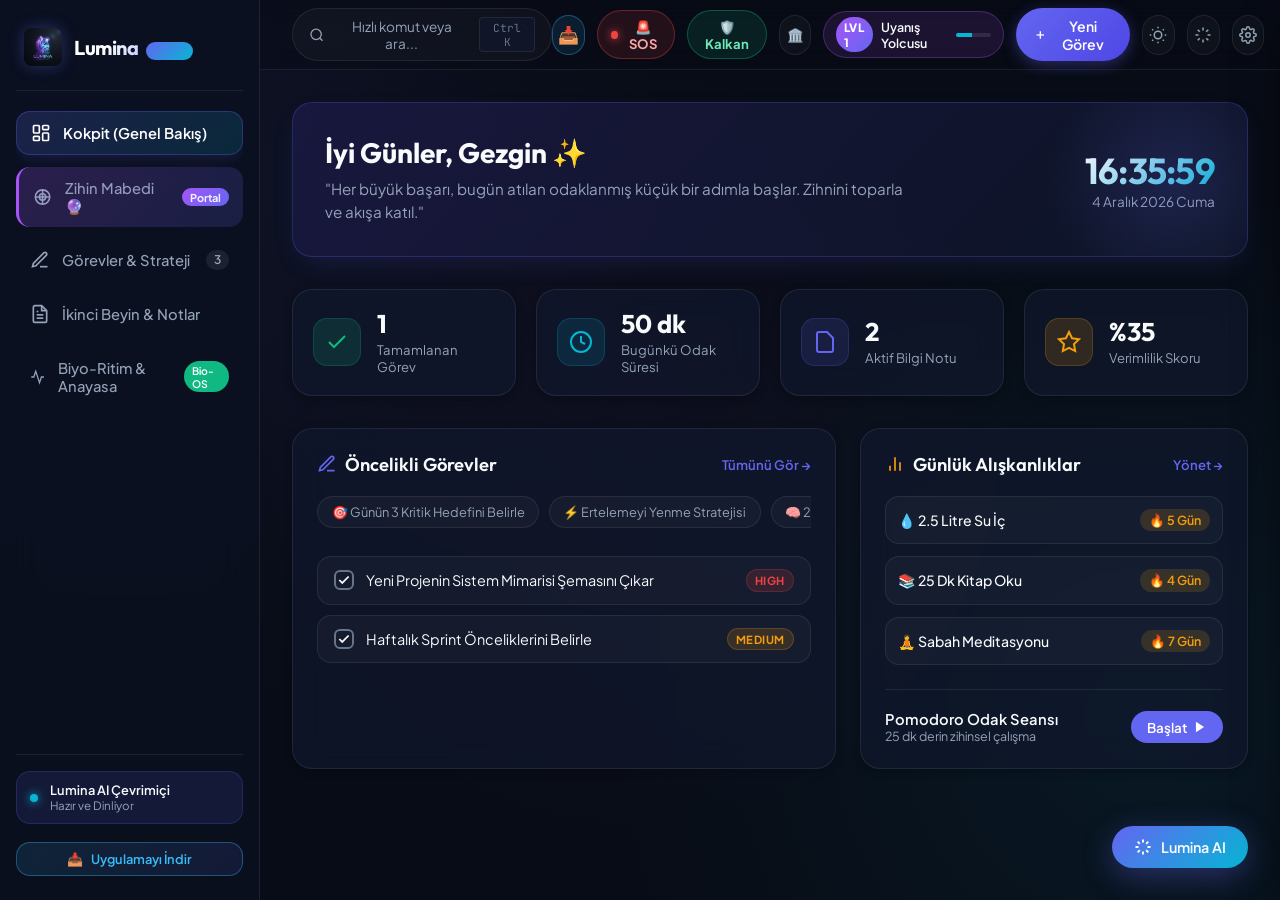
<file: index.html>
<!DOCTYPE html>
<html lang="tr" data-theme="dark">
<head>
  <meta charset="UTF-8">
  <meta name="viewport" content="width=device-width, initial-scale=1.0">
  <title>Lumina AI - Akıllı Üretkenlik & Kişisel Odak İstasyonu</title>
  <meta name="description" content="Yapay zeka destekli akıllı görev yönetimi, not özetleyici, Pomodoro odak modu ve sentetik ambiyans sesleriyle donatılmış yeni nesil üretkenlik platformu.">
  <link rel="icon" type="image/jpeg" href="assets/logo.jpg">
  <link rel="manifest" href="manifest.json">
  <meta name="theme-color" content="#080c16">
  <meta name="apple-mobile-web-app-capable" content="yes">
  <meta name="apple-mobile-web-app-status-bar-style" content="black-translucent">
  <meta name="apple-mobile-web-app-title" content="Lumina AI">
  <link rel="apple-touch-icon" href="assets/logo.jpg">

  <!-- Design System CSS -->
  <link rel="stylesheet" href="css/style.css">
</head>
<body>

  <!-- Background Canvas for Confetti -->
  <canvas id="confetti-canvas"></canvas>

  <div class="app-container">
    <!-- ==========================================
         SIDEBAR NAVIGATION
         ========================================== -->
    <aside class="sidebar" id="sidebar">
      <div class="brand-section">
        <img src="assets/logo.jpg" alt="Lumina AI Logo" class="brand-logo-img">
        <div class="brand-text">
          <h1>Lumina <span class="brand-badge">AI 2.0</span></h1>
        </div>
      </div>

      <nav class="nav-menu" aria-label="Ana Menü">
        <!-- 1. KOKPİT -->
        <a href="#dashboard" class="nav-item active" data-view="dashboard">
          <svg viewBox="0 0 24 24" fill="none" stroke="currentColor"><rect x="3" y="3" width="7" height="9" rx="1"/><rect x="14" y="3" width="7" height="5" rx="1"/><rect x="14" y="12" width="7" height="9" rx="1"/><rect x="3" y="16" width="7" height="5" rx="1"/></svg>
          <span>Kokpit (Genel Bakış)</span>
        </a>

        <!-- 2. ZİHİN MABEDİ (SANCTUM) -->
        <a href="#sanctum" class="nav-item sanctum-nav-glow" data-view="sanctum">
          <svg viewBox="0 0 24 24" fill="none" stroke="currentColor"><circle cx="12" cy="12" r="9"/><path d="M12 3v18"/><path d="M3 12h18"/><circle cx="12" cy="12" r="4"/></svg>
          <span>Zihin Mabedi 🔮</span>
          <span class="nav-badge" style="background:linear-gradient(135deg, #a855f7, #6366f1); color:#fff; font-size:0.68rem; padding:0.15rem 0.5rem; font-weight:700;">Portal</span>
        </a>

        <!-- 3. GÖREVLER & STRATEJİ -->
        <a href="#tasks" class="nav-item" data-view="tasks">
          <svg viewBox="0 0 24 24" fill="none" stroke="currentColor"><path d="M12 20h9"/><path d="M16.5 3.5a2.121 2.121 0 0 1 3 3L7 19l-4 1 1-4L16.5 3.5z"/></svg>
          <span>Görevler & Strateji</span>
          <span class="nav-badge" id="sidebar-task-count">3</span>
        </a>

        <!-- 4. İKİNCİ BEYİN & SENTEZ -->
        <a href="#notes" class="nav-item" data-view="notes">
          <svg viewBox="0 0 24 24" fill="none" stroke="currentColor"><path d="M14 2H6a2 2 0 0 0-2 2v16a2 2 0 0 0 2 2h12a2 2 0 0 0 2-2V8z"/><polyline points="14 2 14 8 20 8"/><line x1="16" y1="13" x2="8" y2="13"/><line x1="16" y1="17" x2="8" y2="17"/><polyline points="10 9 9 9 8 9"/></svg>
          <span>İkinci Beyin & Notlar</span>
        </a>

        <!-- 5. BİYO-RİTİM & ANAYASA -->
        <a href="#biohack" class="nav-item" data-view="biohack">
          <svg viewBox="0 0 24 24" fill="none" stroke="currentColor"><path d="M22 12h-4l-3 9L9 3l-3 9H2"/></svg>
          <span>Biyo-Ritim & Anayasa</span>
          <span class="nav-badge" style="background:#10b981; color:#fff; font-size:0.65rem;">Bio-OS</span>
        </a>
      </nav>

      <div class="sidebar-footer">
        <div class="ai-status-card">
          <div class="ai-pulse-dot"></div>
          <div>
            <div style="font-weight:600; color:var(--text-main);">Lumina AI Çevrimiçi</div>
            <div style="font-size:0.72rem; color:var(--text-muted);">Hazır ve Dinliyor</div>
          </div>
        </div>
        <button id="sidebar-download-btn" class="btn-secondary" style="width:100%; margin-top:0.6rem; font-size:0.8rem; display:flex; align-items:center; justify-content:center; gap:0.45rem; padding:0.5rem 0.75rem; border-color:rgba(56,189,248,0.35); background:linear-gradient(135deg, rgba(56,189,248,0.12), rgba(99,102,241,0.12)); color:#38bdf8; border-radius:var(--radius-md); cursor:pointer; font-weight:600;">
          <span>📥</span>
          <span>Uygulamayı İndir</span>
        </button>
      </div>
    </aside>

    <!-- ==========================================
         MAIN CONTENT WRAPPER
         ========================================== -->
    <main class="main-wrapper">
      <!-- PWA INSTALL BANNER -->
      <div id="pwa-install-banner" style="display:none; align-items:center; justify-content:space-between; padding:0.6rem 1.5rem; background:linear-gradient(135deg, rgba(99, 102, 241, 0.25), rgba(6, 182, 212, 0.2)); border-bottom:1px solid rgba(99, 102, 241, 0.3); z-index:90;">
        <div style="display:flex; align-items:center; gap:0.6rem;">
          <span style="font-size:1.1rem;">📲</span>
          <span style="font-size:0.85rem; font-weight:600;">Lumina AI'ı telefona tam ekran uygulama olarak kurun</span>
        </div>
        <button id="pwa-install-btn" class="quick-action-btn" style="padding:0.35rem 0.85rem; font-size:0.8rem;">Şimdi Yükle</button>
      </div>

      <!-- TOPBAR -->
      <header class="topbar">
        <div class="topbar-left">
          <button class="menu-toggle-btn" id="menu-toggle-btn" aria-label="Menüyü Aç/Kapat">
            <svg width="22" height="22" viewBox="0 0 24 24" fill="none" stroke="currentColor" stroke-width="2"><line x1="3" y1="12" x2="21" y2="12"/><line x1="3" y1="6" x2="21" y2="6"/><line x1="3" y1="18" x2="21" y2="18"/></svg>
          </button>
          
          <button class="search-command-btn" id="search-command-btn">
            <svg width="16" height="16" viewBox="0 0 24 24" fill="none" stroke="currentColor" stroke-width="2"><circle cx="11" cy="11" r="8"/><line x1="21" y1="21" x2="16.65" y2="16.65"/></svg>
            <span>Hızlı komut veya ara...</span>
            <span class="kbd-shortcut">Ctrl K</span>
          </button>
        </div>

        <div class="topbar-right">
          <!-- Download / Install App Button -->
          <button class="action-icon-btn" id="topbar-download-btn" title="Uygulamayı Bilgisayara / Telefona İndir" style="border-color:rgba(56,189,248,0.35); color:#38bdf8; background:rgba(56,189,248,0.1);">
            <span style="font-size:1.05rem;">📥</span>
          </button>

          <!-- Emergency SOS Button -->
          <button class="sos-topbar-btn" id="btn-emergency-sos" title="Bilişsel Acil Durum & Panik Kiti">
            <span class="sos-pulse"></span>
            <span>🚨 SOS</span>
          </button>

          <!-- Focus Defense Shield Button -->
          <button class="shield-topbar-btn" id="btn-focus-shield" title="Bilişsel Savunma Kalkanı & Odak Zırhı">
            <span>🛡️ Kalkan</span>
          </button>

          <!-- Atmosphere Switcher Button -->
          <button class="action-icon-btn" id="btn-atmosphere-picker" title="Ortam Atmosferleri (Cyberpunk, Stoacı Mermer, Matrix, E-Ink)">
            <span>🏛️</span>
          </button>

          <!-- RPG Level Mini Pill -->
          <div class="rpg-topbar-pill" id="topbar-rpg-pill" title="Karakter Seviyeniz ve XP Durumu (Tıkla)">
            <span class="rpg-level-tag" id="rpg-topbar-level">LVL 1</span>
            <span class="rpg-title-tag" id="rpg-topbar-title">Uyanış Yolcusu</span>
            <div class="rpg-mini-xp-bar"><div class="rpg-mini-xp-fill" id="rpg-topbar-xp-fill" style="width: 45%;"></div></div>
          </div>

          <button class="quick-action-btn" id="quick-new-task-btn">
            <svg width="16" height="16" viewBox="0 0 24 24" fill="none" stroke="currentColor" stroke-width="2.5"><line x1="12" y1="5" x2="12" y2="19"/><line x1="5" y1="12" x2="19" y2="12"/></svg>
            <span>Yeni Görev</span>
          </button>

          <button class="action-icon-btn" id="theme-toggle-btn" title="Koyu / Açık Tema">
            <svg width="18" height="18" viewBox="0 0 24 24" fill="none" stroke="currentColor" stroke-width="2"><circle cx="12" cy="12" r="5"/><path d="M12 1v2M12 21v2M4.22 4.22l1.42 1.42M18.36 18.36l1.42 1.42M1 12h2M21 12h2M4.22 19.78l1.42-1.42M18.36 5.64l1.42-1.42"/></svg>
          </button>

          <button class="action-icon-btn" id="topbar-ai-btn" title="Lumina AI Asistan">
            <svg width="18" height="18" viewBox="0 0 24 24" fill="none" stroke="currentColor" stroke-width="2"><path d="M12 2v4M12 18v4M4.93 4.93l2.83 2.83M16.24 16.24l2.83 2.83M2 12h4M18 12h4M4.93 19.07l2.83-2.83M16.24 7.76l2.83-2.83"/></svg>
          </button>

          <button class="action-icon-btn" id="settings-btn" title="Ayarlar">
            <svg width="18" height="18" viewBox="0 0 24 24" fill="none" stroke="currentColor" stroke-width="2"><circle cx="12" cy="12" r="3"/><path d="M19.4 15a1.65 1.65 0 0 0 .33 1.82l.06.06a2 2 0 0 1 0 2.83 2 2 0 0 1-2.83 0l-.06-.06a1.65 1.65 0 0 0-1.82-.33 1.65 1.65 0 0 0-1 1.51V21a2 2 0 0 1-2 2 2 2 0 0 1-2-2v-.09A1.65 1.65 0 0 0 9 19.4a1.65 1.65 0 0 0-1.82.33l-.06.06a2 2 0 0 1-2.83 0 2 2 0 0 1 0-2.83l.06-.06a1.65 1.65 0 0 0 .33-1.82 1.65 1.65 0 0 0-1.51-1H3a2 2 0 0 1-2-2 2 2 0 0 1 2-2h.09A1.65 1.65 0 0 0 4.6 9a1.65 1.65 0 0 0-.33-1.82l-.06-.06a2 2 0 0 1 0-2.83 2 2 0 0 1 2.83 0l.06.06a1.65 1.65 0 0 0 1.82.33H9a1.65 1.65 0 0 0 1-1.51V3a2 2 0 0 1 2-2 2 2 0 0 1 2 2v.09a1.65 1.65 0 0 0 1 1.51 1.65 1.65 0 0 0 1.82-.33l.06-.06a2 2 0 0 1 2.83 0 2 2 0 0 1 0 2.83l-.06.06a1.65 1.65 0 0 0-.33 1.82V9a1.65 1.65 0 0 0 1.51 1H21a2 2 0 0 1 2 2 2 2 0 0 1-2 2h-.09a1.65 1.65 0 0 0-1.51 1z"/></svg>
          </button>
        </div>
      </header>

      <!-- VIEWS CONTAINER -->
      <div class="view-container">
        
        <!-- ==========================================
             VIEW 1: DASHBOARD
             ========================================== -->
        <section class="view-section active" id="view-dashboard">
          <div class="hero-greeting-card">
            <div class="greeting-text">
              <h2 id="greeting-title">Günaydın, Gezgin ✨</h2>
              <p class="greeting-quote">"Her büyük başarı, bugün atılan odaklanmış küçük bir adımla başlar. Zihnini toparla ve akışa katıl."</p>
            </div>
            <div class="live-time-badge">
              <div class="live-clock" id="live-clock">12:00:00</div>
              <div class="live-date" id="live-date">2 Ekim 2026, Cuma</div>
            </div>
          </div>

          <!-- Stats Grid -->
          <div class="stat-grid">
            <div class="glass-card stat-card">
              <div class="stat-icon success">
                <svg width="24" height="24" viewBox="0 0 24 24" fill="none" stroke="currentColor" stroke-width="2"><polyline points="20 6 9 17 4 12"/></svg>
              </div>
              <div class="stat-info">
                <span class="stat-value" id="stat-completed-tasks">0</span>
                <span class="stat-label">Tamamlanan Görev</span>
              </div>
            </div>

            <div class="glass-card stat-card">
              <div class="stat-icon secondary">
                <svg width="24" height="24" viewBox="0 0 24 24" fill="none" stroke="currentColor" stroke-width="2"><circle cx="12" cy="12" r="10"/><polyline points="12 6 12 12 16 14"/></svg>
              </div>
              <div class="stat-info">
                <span class="stat-value" id="stat-focus-time">0 dk</span>
                <span class="stat-label">Bugünkü Odak Süresi</span>
              </div>
            </div>

            <div class="glass-card stat-card">
              <div class="stat-icon primary">
                <svg width="24" height="24" viewBox="0 0 24 24" fill="none" stroke="currentColor" stroke-width="2"><path d="M14 2H6a2 2 0 0 0-2 2v16a2 2 0 0 0 2 2h12a2 2 0 0 0 2-2V8z"/></svg>
              </div>
              <div class="stat-info">
                <span class="stat-value" id="stat-notes-count">0</span>
                <span class="stat-label">Aktif Bilgi Notu</span>
              </div>
            </div>

            <div class="glass-card stat-card">
              <div class="stat-icon warning">
                <svg width="24" height="24" viewBox="0 0 24 24" fill="none" stroke="currentColor" stroke-width="2"><polygon points="12 2 15.09 8.26 22 9.27 17 14.14 18.18 21.02 12 17.77 5.82 21.02 7 14.14 2 9.27 8.91 8.26 12 2"/></svg>
              </div>
              <div class="stat-info">
                <span class="stat-value" id="stat-efficiency-score">%85</span>
                <span class="stat-label">Verimlilik Skoru</span>
              </div>
            </div>
          </div>

          <!-- Dashboard 2-Columns -->
          <div class="dashboard-grid">
            <!-- Left: Priority Tasks & AI Quick Actions -->
            <div class="glass-card">
              <div class="card-header-flex">
                <h3 class="card-title">
                  <svg width="20" height="20" viewBox="0 0 24 24" fill="none" stroke="currentColor" stroke-width="2" style="color:var(--primary);"><path d="M12 20h9"/><path d="M16.5 3.5a2.121 2.121 0 0 1 3 3L7 19l-4 1 1-4L16.5 3.5z"/></svg>
                  Öncelikli Görevler
                </h3>
                <button class="text-btn" onclick="document.querySelector('[data-view=tasks]').click()">Tümünü Gör →</button>
              </div>

              <!-- AI Quick Prompt Chips -->
              <div class="ai-quick-strip" id="dash-ai-prompt-strip">
                <button class="ai-chip-btn">🎯 Günün 3 Kritik Hedefini Belirle</button>
                <button class="ai-chip-btn">⚡ Ertelemeyi Yenme Stratejisi</button>
                <button class="ai-chip-btn">🧠 25 Dk Odak Seansı Tavsiyesi</button>
              </div>

              <div class="mini-task-list" id="dash-mini-task-list">
                <!-- Dynamically populated -->
              </div>
            </div>

            <!-- Right: Habits & Focus Quick Start -->
            <div class="glass-card">
              <div class="card-header-flex">
                <h3 class="card-title">
                  <svg width="20" height="20" viewBox="0 0 24 24" fill="none" stroke="currentColor" stroke-width="2" style="color:var(--warning);"><path d="M18 20V10"/><path d="M12 20V4"/><path d="M6 20v-6"/></svg>
                  Günlük Alışkanlıklar
                </h3>
                <button class="text-btn" onclick="document.querySelector('[data-view=habits]').click()">Yönet →</button>
              </div>

              <div class="habit-dashboard-list" id="dash-habit-list">
                <!-- Dynamically populated -->
              </div>

              <div style="margin-top: 1.5rem; padding-top: 1.25rem; border-top: 1px solid var(--border-subtle);">
                <div style="display:flex; justify-content:space-between; align-items:center;">
                  <div>
                    <div style="font-weight:600; font-size:0.92rem;">Pomodoro Odak Seansı</div>
                    <div style="font-size:0.78rem; color:var(--text-muted);">25 dk derin zihinsel çalışma</div>
                  </div>
                  <button class="btn-primary" onclick="document.querySelector('[data-view=focus]').click()">
                    <span>Başlat</span>
                    <svg width="14" height="14" viewBox="0 0 24 24" fill="currentColor"><polygon points="5 3 19 12 5 21 5 3"/></svg>
                  </button>
                </div>
              </div>
            </div>
          </div>
        </section>

        <!-- ==========================================
             VIEW 2: TASKS & PROJECTS
             ========================================== -->
        <section class="view-section" id="view-tasks">
          <div class="page-header">
            <div>
              <h2 class="page-title">Görev & Proje Merkezi</h2>
              <p class="page-subtitle">Hedeflerinizi düzenleyin, AI ile adımlara bölün ve yüksek odakla tamamlayın.</p>
            </div>
          </div>

          <!-- Quick Task Input Box -->
          <div class="task-creator-box">
            <div class="task-input-row">
              <svg width="20" height="20" viewBox="0 0 24 24" fill="none" stroke="currentColor" stroke-width="2" style="color:var(--primary);"><line x1="12" y1="5" x2="12" y2="19"/><line x1="5" y1="12" x2="19" y2="12"/></svg>
              <input type="text" id="task-main-input" class="task-main-input" placeholder="Ne üzerinde çalışmak istiyorsunuz? (Enter'a basın)">
            </div>
            <div class="task-meta-row">
              <div class="meta-controls-left">
                <select id="task-category-select" class="select-pill" aria-label="Kategori Seçin">
                  <option value="Yazılım">💻 Yazılım</option>
                  <option value="Strateji">🎯 Strateji</option>
                  <option value="Tasarım">🎨 Tasarım</option>
                  <option value="Kişisel">🌱 Kişisel</option>
                  <option value="İş">💼 İş & Toplantı</option>
                </select>
                <select id="task-priority-select" class="select-pill" aria-label="Öncelik Seçin">
                  <option value="medium">⚡ Normal Öncelik</option>
                  <option value="high">🔥 Yüksek Öncelik</option>
                  <option value="low">🌱 Düşük Öncelik</option>
                </select>
                <input type="date" id="task-due-date-input" class="date-input-pill" aria-label="Bitiş Tarihi">
              </div>
              <div class="task-btn-group">
                <button class="btn-primary" id="btn-add-task">Görev Ekle</button>
              </div>
            </div>
          </div>

          <!-- Task Toolbar & Filters -->
          <div class="tasks-toolbar">
            <div class="task-filter-tabs">
              <button class="filter-tab active" data-filter="all">Tüm Görevler</button>
              <button class="filter-tab" data-filter="today">Bugün</button>
              <button class="filter-tab" data-filter="priority">Öncelikli</button>
              <button class="filter-tab" data-filter="completed">Tamamlananlar</button>
            </div>
          </div>

          <!-- Task Full Items -->
          <div class="task-full-list" id="task-full-list">
            <!-- Dynamically populated -->
          </div>
        </section>

        <!-- ==========================================
             VIEW 3: AI RICH NOTES
             ========================================== -->
        <section class="view-section" id="view-notes">
          <div class="page-header">
            <div>
              <h2 class="page-title">Yapay Zeka Destekli Not Defteri</h2>
              <p class="page-subtitle">Düşüncelerinizi kaydedin, AI ile tek tıkla özetleyin ve eyleme dökün.</p>
            </div>
          </div>

          <div class="notes-layout">
            <!-- Notes Left Sidebar -->
            <div class="glass-card notes-sidebar-card">
              <div style="display:flex; gap:0.5rem;">
                <input type="text" id="notes-search-input" class="notes-search-input" placeholder="Notlarda ara..." style="flex:1;">
                <button class="btn-primary" id="btn-new-note" title="Yeni Not Oluştur">+</button>
              </div>
              <div class="notes-list-scroll" id="notes-list-scroll">
                <!-- Dynamically populated -->
              </div>
            </div>

            <!-- Notes Active Editor -->
            <div class="glass-card note-editor-card">
              <div class="note-editor-header">
                <input type="text" id="note-title-input" class="note-title-input" placeholder="Not Başlığı...">
                <div class="ai-note-tools">
                  <button class="ai-tool-btn" id="btn-note-summarize" title="Notu 3 maddede özetle">
                    <svg width="14" height="14" viewBox="0 0 24 24" fill="none" stroke="currentColor" stroke-width="2"><line x1="21" y1="10" x2="3" y2="10"/><line x1="21" y1="6" x2="3" y2="6"/><line x1="21" y1="14" x2="3" y2="14"/><line x1="21" y1="18" x2="3" y2="18"/></svg>
                    <span>Özetle</span>
                  </button>
                  <button class="ai-tool-btn" id="btn-note-actionize" title="Eylem adımlarına dönüştür">
                    <svg width="14" height="14" viewBox="0 0 24 24" fill="none" stroke="currentColor" stroke-width="2"><polyline points="9 11 12 14 22 4"/><path d="M21 12v7a2 2 0 0 1-2 2H5a2 2 0 0 1-2-2V5a2 2 0 0 1 2-2h11"/></svg>
                    <span>Eyleme Dök</span>
                  </button>
                  <button class="ai-tool-btn" id="btn-note-expand" title="Fikri stratejik olarak genişlet">
                    <svg width="14" height="14" viewBox="0 0 24 24" fill="none" stroke="currentColor" stroke-width="2"><path d="M12 2v4M12 18v4M4.93 4.93l2.83 2.83M16.24 16.24l2.83 2.83M2 12h4M18 12h4"/></svg>
                    <span>Genişlet</span>
                  </button>
                  <button class="item-action-btn delete-btn" id="btn-delete-note" title="Notu Sil">
                    <svg width="16" height="16" viewBox="0 0 24 24" fill="none" stroke="currentColor" stroke-width="2"><path d="M3 6h18M19 6v14a2 2 0 0 1-2 2H7a2 2 0 0 1-2-2V6m3 0V4a2 2 0 0 1 2-2h4a2 2 0 0 1 2 2v2"/></svg>
                  </button>
                </div>
              </div>

              <textarea id="note-body-textarea" class="note-body-textarea" placeholder="Düşüncelerinizi buraya yazın veya Markdown formatında içerik ekleyin..."></textarea>

              <div class="note-editor-footer">
                <span id="note-word-count">0 kelime | 0 karakter</span>
                <span id="note-last-updated">Kaydedildi ✓</span>
              </div>
            </div>
          </div>
        </section>

        <!-- ==========================================
             VIEW 4: DEEP FOCUS & POMODORO
             ========================================== -->
        <section class="view-section" id="view-focus">
          <div class="page-header">
            <div>
              <h2 class="page-title">Derin Odak İstasyonu</h2>
              <p class="page-subtitle">Zaman bloklama, görsel pomodoro zamanlayıcısı ve sentetik ambiyans ses laboratuvarı.</p>
            </div>
            <button class="btn-secondary" id="btn-zen-mode">
              <svg width="16" height="16" viewBox="0 0 24 24" fill="none" stroke="currentColor" stroke-width="2"><path d="M8 3H5a2 2 0 0 0-2 2v3m18 0V5a2 2 0 0 0-2-2h-3m0 18h3a2 2 0 0 0 2-2v-3M3 16v3a2 2 0 0 0 2 2h3"/></svg>
              <span>Zen Modu (Tam Ekran)</span>
            </button>
          </div>

          <div class="focus-container">
            <!-- Left: Pomodoro Timer -->
            <div class="glass-card timer-card">
              <div class="timer-mode-selector">
                <button class="mode-btn active" data-mode="pomodoro">Odaklan (25d)</button>
                <button class="mode-btn" data-mode="shortBreak">Kısa Mola (5d)</button>
                <button class="mode-btn" data-mode="longBreak">Uzun Mola (15d)</button>
              </div>

              <!-- Circular Progress SVG -->
              <div class="circular-timer-wrapper">
                <svg class="timer-svg" viewBox="0 0 260 260">
                  <defs>
                    <linearGradient id="timerGradient" x1="0%" y1="0%" x2="100%" y2="100%">
                      <stop offset="0%" stop-color="#6366f1"/>
                      <stop offset="100%" stop-color="#06b6d4"/>
                    </linearGradient>
                  </defs>
                  <circle class="timer-circle-bg" cx="130" cy="130" r="115"/>
                  <circle class="timer-circle-progress" id="timer-circle-progress" cx="130" cy="130" r="115"/>
                </svg>

                <div class="timer-display">
                  <div class="timer-time" id="timer-display-time">25:00</div>
                  <div class="timer-status-text" id="timer-status-text">Derin Odak Seansı</div>
                </div>
              </div>

              <!-- Controls -->
              <div class="timer-controls">
                <button class="timer-secondary-btn" id="btn-reset-timer" title="Sıfırla">
                  <svg width="20" height="20" viewBox="0 0 24 24" fill="none" stroke="currentColor" stroke-width="2"><path d="M3 12a9 9 0 1 0 9-9 9.75 9.75 0 0 0-6.74 2.74L3 8"/><path d="M3 3v5h5"/></svg>
                </button>
                <button class="timer-main-btn" id="btn-toggle-timer" title="Başlat / Duraklat">
                  <svg width="28" height="28" viewBox="0 0 24 24" fill="currentColor"><polygon points="5 3 19 12 5 21 5 3"/></svg>
                </button>
              </div>
            </div>

            <!-- Right: Ambient Soundscape Lab -->
            <div class="glass-card ambient-sounds-card">
              <div class="card-header-flex">
                <h3 class="card-title">
                  <svg width="20" height="20" viewBox="0 0 24 24" fill="none" stroke="currentColor" stroke-width="2" style="color:var(--secondary);"><path d="M9 18V5l12-2v13"/><circle cx="6" cy="18" r="3"/><circle cx="18" cy="16" r="3"/></svg>
                  Ambiyans Ses Mikseri
                </h3>
                <span style="font-size:0.75rem; color:var(--text-faint);">Web Audio API</span>
              </div>

              <div class="sound-grid">
                <!-- Rain -->
                <div class="sound-card-item">
                  <div class="sound-meta">
                    <div class="sound-icon-box">🌧️</div>
                    <div>
                      <div class="sound-name">Huzurlu Yağmur</div>
                      <div class="sound-sub">Yumuşak damlalar</div>
                    </div>
                  </div>
                  <div class="sound-controls-box">
                    <input type="range" class="sound-volume-slider" id="vol-rain" min="0" max="1" step="0.05" value="0.5" aria-label="Yağmur Sesi Düzeyi">
                    <button class="btn-secondary" id="sound-toggle-rain">Başlat</button>
                  </div>
                </div>

                <!-- Fire -->
                <div class="sound-card-item">
                  <div class="sound-meta">
                    <div class="sound-icon-box">🔥</div>
                    <div>
                      <div class="sound-name">Şömine Ateşi</div>
                      <div class="sound-sub">Doğal çıtırtılar</div>
                    </div>
                  </div>
                  <div class="sound-controls-box">
                    <input type="range" class="sound-volume-slider" id="vol-fire" min="0" max="1" step="0.05" value="0.5" aria-label="Şömine Sesi Düzeyi">
                    <button class="btn-secondary" id="sound-toggle-fire">Başlat</button>
                  </div>
                </div>

                <!-- Forest Wind -->
                <div class="sound-card-item">
                  <div class="sound-meta">
                    <div class="sound-icon-box">🌲</div>
                    <div>
                      <div class="sound-name">Orman Esintisi</div>
                      <div class="sound-sub">Sakin rüzgar tonları</div>
                    </div>
                  </div>
                  <div class="sound-controls-box">
                    <input type="range" class="sound-volume-slider" id="vol-wind" min="0" max="1" step="0.05" value="0.5" aria-label="Orman Rüzgarı Düzeyi">
                    <button class="btn-secondary" id="sound-toggle-wind">Başlat</button>
                  </div>
                </div>

                <!-- Binaural Focus -->
                <div class="sound-card-item">
                  <div class="sound-meta">
                    <div class="sound-icon-box">🧠</div>
                    <div>
                      <div class="sound-name">14Hz Alfa Dalgası</div>
                      <div class="sound-sub">Binaural odak ritmi</div>
                    </div>
                  </div>
                  <div class="sound-controls-box">
                    <input type="range" class="sound-volume-slider" id="vol-binaural" min="0" max="1" step="0.05" value="0.5" aria-label="Alfa Dalgası Düzeyi">
                    <button class="btn-secondary" id="sound-toggle-binaural">Başlat</button>
                  </div>
                </div>
              </div>
            </div>
          </div>
        </section>

        <!-- ==========================================
             VIEW 5: HABITS & ANALYTICS
             ========================================== -->
        <section class="view-section" id="view-habits">
          <div class="page-header">
            <div>
              <h2 class="page-title">Alışkanlık Takibi & Analitik</h2>
              <p class="page-subtitle">Süreklilik güçtür. Günlük alışkanlıklarınızı işaretleyin ve odak grafiğinizi izleyin.</p>
            </div>
          </div>

          <div class="habits-analytics-grid">
            <!-- Left: Habit Matrix -->
            <div class="glass-card">
              <div class="card-header-flex">
                <h3 class="card-title">Haftalık Alışkanlık Matrisi</h3>
              </div>

              <div class="habit-creator-row">
                <input type="text" id="habit-name-input" class="habit-input" placeholder="Yeni alışkanlık hedefi (örn: Kitap oku, Spor yap...)">
                <button class="btn-primary" id="btn-add-habit">Ekle</button>
              </div>

              <div style="overflow-x: auto;">
                <table class="habit-table">
                  <thead>
                    <tr>
                      <th>Alışkanlık</th>
                      <th>Pzt</th>
                      <th>Sal</th>
                      <th>Çar</th>
                      <th>Per</th>
                      <th>Cum</th>
                      <th>Cmt</th>
                      <th>Paz</th>
                      <th>Seri</th>
                    </tr>
                  </thead>
                  <tbody id="habit-table-body">
                    <!-- Dynamically populated -->
                  </tbody>
                </table>
              </div>
            </div>

            <!-- Right: Weekly Focus Minutes Bar Chart -->
            <div class="glass-card">
              <div class="card-header-flex">
                <h3 class="card-title">Haftalık Odak Süresi Dağılımı</h3>
                <span style="font-size:0.75rem; color:var(--secondary); font-weight:600;">Dakika Cinsinden</span>
              </div>

              <div class="chart-container" id="chart-bars-group">
                <!-- Dynamically generated bars -->
              </div>
            </div>
          </div>
        </section>

        <!-- ==========================================
             VIEW 6: SANCTUM (ZİHİN MABEDİ - 12 ODA)
             ========================================== -->
        <section class="view-section" id="view-sanctum">
          <!-- Sanctum Hero Portal Card with Image -->
          <div class="sanctum-hero-portal-card">
            <img src="assets/sanctum_portal.jpg" alt="Sanctum Cosmic Portal" class="sanctum-hero-bg-art">
            <div class="sanctum-hero-content">
              <div class="sanctum-hero-pill">
                <span class="void-pulse-dot"></span>
                <span>BİLİŞSEL İŞLETİM SİSTEMİ & TEKİLLİK</span>
              </div>
              <h2 class="sanctum-hero-title">Zihin Mabedi (Sanctum)</h2>
              <p class="sanctum-hero-desc">
                Zihinsel gürültüyü yerçekimsel tekillikte yok et, sentetik ambiyans laboratuvarında nöro-akışa gir ve Stoacı farkındalıkla yaşam süreni optimize et.
              </p>
              <div class="sanctum-hero-stats">
                <div class="sanctum-stat-item">
                  <span>🌌</span>
                  <span id="sanctum-hero-void-counter">Yok Edilen Yük: 0</span>
                </div>
                <div class="sanctum-stat-item">
                  <span>⏱️</span>
                  <span>Derin Odak & Nöro-Ses</span>
                </div>
                <div class="sanctum-stat-item">
                  <span>⏳</span>
                  <span>4.160 Hafta Memento Mori</span>
                </div>
              </div>
            </div>
          </div>

          <!-- Master Chamber Navigation Tabs -->
          <div class="sanctum-chamber-tabs" id="sanctum-chamber-tabs">
            <button class="chamber-tab active" data-chamber="void">
              <span>🌀</span>
              <span>Kara Delik & Düşünce Öğütücü</span>
            </button>
            <button class="chamber-tab" data-chamber="focus">
              <span>🎧</span>
              <span>Derin Odak & Ambiyans Mikseri</span>
            </button>
            <button class="chamber-tab" data-chamber="memento">
              <span>⏳</span>
              <span>Memento Mori (Yaşam Saati)</span>
            </button>
            <button class="chamber-tab" data-chamber="mirror">
              <span>🪞</span>
              <span>Acımasız Ayna & Çoklu Evren</span>
            </button>
          </div>

          <!-- Chamber Panels Container -->
          <div class="sanctum-panels-container">
            
            <!-- CHAMBER 1: THE COSMIC VOID (KARA DELİK & PURGE) -->
            <div class="chamber-panel active" id="chamber-panel-void">
              <div class="void-grid-layout">
                <!-- Left: 60FPS Black Hole Canvas -->
                <div class="void-canvas-wrapper">
                  <canvas id="sanctum-void-canvas"></canvas>
                  <div class="void-overlay-hint">
                    <span class="void-pulse-dot"></span>
                    <span>Kozmik Tekillik Aktif — 60 FPS Madde & Düşünce Çekimi</span>
                  </div>
                </div>

                <!-- Right: Thought Shredder Controls -->
                <div class="void-control-card">
                  <div>
                    <div style="display:flex; justify-content:space-between; align-items:center; margin-bottom:1rem;">
                      <div>
                        <h3 style="font-size:1.25rem; font-weight:800; color:#ffffff; margin-bottom:0.25rem;">Düşünce Öğütücü</h3>
                        <p style="font-size:0.82rem; color:#94a3b8;">Zihnini kemiren kaygıları tekilliğe fırlat.</p>
                      </div>
                      <span class="badge-purple" id="sanctum-void-counter" style="background:rgba(168,85,247,0.2); border:1px solid rgba(168,85,247,0.4); color:#c084fc; padding:0.35rem 0.85rem; border-radius:9999px; font-size:0.82rem; font-weight:700;">Yok Edilen Yük: 0</span>
                    </div>

                    <div class="void-input-group">
                      <textarea id="sanctum-void-input" class="sanctum-textarea" placeholder="Seni bloke eden korkuyu, pişmanlığı, suçluluk duygusunu ya da bitmeyen kaygıyı buraya yaz..."></textarea>
                      <button class="btn-void-fire" id="sanctum-void-shred-btn">
                        <svg width="20" height="20" viewBox="0 0 24 24" fill="none" stroke="currentColor" stroke-width="2.5"><circle cx="12" cy="12" r="10"/><path d="m15 9-6 6"/><path d="m9 9 6 6"/></svg>
                        <span>Boşluğa Fırlat & Yok Et</span>
                      </button>
                    </div>
                  </div>

                  <div class="void-philosophy-quote">
                    🌌 "Düşünceler sadece zihninden geçen bulutlardır; gökyüzünün kendisi daima berrak ve sarsılmazdır."
                  </div>
                </div>
              </div>
            </div>

            <!-- CHAMBER 2: DEEP FOCUS & AMBIENT MIXER -->
            <div class="chamber-panel" id="chamber-panel-focus">
              <div class="focus-chamber-grid">
                <!-- Left: Circular Pomodoro Timer -->
                <div class="glass-card timer-card" style="padding:2rem;">
                  <div class="timer-mode-selector" style="margin-bottom:1.5rem;">
                    <button class="mode-btn active" data-mode="pomodoro">Odaklan (25d)</button>
                    <button class="mode-btn" data-mode="shortBreak">Kısa Mola (5d)</button>
                    <button class="mode-btn" data-mode="longBreak">Uzun Mola (15d)</button>
                  </div>

                  <div class="circular-timer-wrapper">
                    <svg class="timer-svg" viewBox="0 0 260 260">
                      <defs>
                        <linearGradient id="sanctumTimerGrad" x1="0%" y1="0%" x2="100%" y2="100%">
                          <stop offset="0%" stop-color="#a855f7"/>
                          <stop offset="100%" stop-color="#06b6d4"/>
                        </linearGradient>
                      </defs>
                      <circle class="timer-circle-bg" cx="130" cy="130" r="115"/>
                      <circle class="timer-circle-progress" id="timer-circle-progress-sanctum" cx="130" cy="130" r="115" stroke="url(#sanctumTimerGrad)"/>
                    </svg>

                    <div class="timer-display">
                      <div class="timer-time" id="timer-display-time-sanctum">25:00</div>
                      <div class="timer-status-text" id="timer-status-text-sanctum">Derin Nöro-Akış Seansı</div>
                    </div>
                  </div>

                  <div class="timer-controls" style="margin-top:1.5rem;">
                    <button class="timer-secondary-btn" id="btn-reset-timer-sanctum" title="Sıfırla">
                      <svg width="20" height="20" viewBox="0 0 24 24" fill="none" stroke="currentColor" stroke-width="2"><path d="M3 12a9 9 0 1 0 9-9 9.75 9.75 0 0 0-6.74 2.74L3 8"/><path d="M3 3v5h5"/></svg>
                    </button>
                    <button class="timer-main-btn" id="btn-toggle-timer-sanctum" title="Başlat / Duraklat">
                      <svg width="28" height="28" viewBox="0 0 24 24" fill="currentColor"><polygon points="5 3 19 12 5 21 5 3"/></svg>
                    </button>
                  </div>
                </div>

                <!-- Right: Synthesized Web Audio Mixer -->
                <div class="ambient-synthesizer-card">
                  <div style="display:flex; justify-content:space-between; align-items:center; margin-bottom:0.75rem;">
                    <div>
                      <h3 style="font-size:1.2rem; font-weight:800; color:#ffffff;">Ambiyans Ses Laboratuvarı</h3>
                      <p style="font-size:0.78rem; color:#94a3b8;">Web Audio API ile gerçek zamanlı üretilen sentetik frekanslar.</p>
                    </div>
                    <button id="btn-stop-all-ambient" class="btn-secondary" style="padding:0.35rem 0.75rem; font-size:0.75rem;">Sesi Kapat</button>
                  </div>

                  <div class="ambient-tracks-list">
                    <!-- Rain -->
                    <div class="ambient-track-item">
                      <div class="ambient-track-meta">
                        <span class="ambient-track-icon">🌧️</span>
                        <div>
                          <div class="ambient-track-name">Dinlendirici Yağmur</div>
                          <div class="ambient-track-desc">Düşük geçiren pembe gürültü</div>
                        </div>
                      </div>
                      <div class="ambient-slider-wrapper">
                        <input type="range" min="0" max="1" step="0.05" value="0" class="ambient-range-slider" id="ambient-vol-rain">
                      </div>
                    </div>

                    <!-- Ocean Waves -->
                    <div class="ambient-track-item">
                      <div class="ambient-track-meta">
                        <span class="ambient-track-icon">🌊</span>
                        <div>
                          <div class="ambient-track-name">Okyanus Dalgaları</div>
                          <div class="ambient-track-desc">Rezonanslı derin ritim</div>
                        </div>
                      </div>
                      <div class="ambient-slider-wrapper">
                        <input type="range" min="0" max="1" step="0.05" value="0" class="ambient-range-slider" id="ambient-vol-waves">
                      </div>
                    </div>

                    <!-- Night Forest -->
                    <div class="ambient-track-item">
                      <div class="ambient-track-meta">
                        <span class="ambient-track-icon">🌲</span>
                        <div>
                          <div class="ambient-track-name">Gece Ormanı</div>
                          <div class="ambient-track-desc">Esinti & yaprak hışırtısı</div>
                        </div>
                      </div>
                      <div class="ambient-slider-wrapper">
                        <input type="range" min="0" max="1" step="0.05" value="0" class="ambient-range-slider" id="ambient-vol-forest">
                      </div>
                    </div>

                    <!-- 432Hz Binaural Alpha Beats -->
                    <div class="ambient-track-item">
                      <div class="ambient-track-meta">
                        <span class="ambient-track-icon">🧠</span>
                        <div>
                          <div class="ambient-track-name">432Hz Alfa Dalgaları</div>
                          <div class="ambient-track-desc">10Hz fark ile çift kulaklı odak</div>
                        </div>
                      </div>
                      <div class="ambient-slider-wrapper">
                        <input type="range" min="0" max="1" step="0.05" value="0" class="ambient-range-slider" id="ambient-vol-binaural">
                      </div>
                    </div>
                  </div>
                </div>
              </div>
            </div>

            <!-- CHAMBER 3: MEMENTO MORI (4,160 WEEKS) -->
            <div class="chamber-panel" id="chamber-panel-memento">
              <div class="memento-chamber-card">
                <div class="memento-controls-bar">
                  <div class="memento-age-input-group">
                    <label for="memento-user-age" style="font-size:0.9rem; font-weight:700; color:#f1f5f9;">Şu Anki Yaşınız:</label>
                    <input type="number" id="memento-user-age" class="memento-age-input" min="1" max="99" value="25">
                    <button class="btn-primary" id="btn-recalc-memento" style="padding:0.45rem 1rem; font-size:0.82rem;">Hesapla</button>
                  </div>

                  <div class="memento-stats-badges">
                    <div class="memento-badge-lived" id="memento-lived-badge">Yaşanan: 1.300 Hafta (%31)</div>
                    <div class="memento-badge-remaining" id="memento-remaining-badge">Kalan: 2.860 Hafta (%69)</div>
                  </div>
                </div>

                <div style="margin-bottom:1rem; display:flex; justify-content:space-between; align-items:center; font-size:0.78rem; color:#64748b;">
                  <span>■ Doğumdan Bugüne (Geçmiş)</span>
                  <span>□ Kalan Potansiyel (Gelecek - 80 Yıl Varsayımı)</span>
                </div>

                <div class="memento-weeks-grid" id="memento-interactive-grid">
                  <!-- Dynamically rendered 4,160 stardust dots -->
                </div>

                <div style="margin-top:1.5rem; text-align:center; font-style:italic; font-size:0.88rem; color:#94a3b8;">
                  ⏳ "Bize verilen ömür kısa değildir; biz onun çoğunu boşa harcarız." — Seneca
                </div>
              </div>
            </div>

            <!-- CHAMBER 4: COGNITIVE MIRROR & MULTIVERSE -->
            <div class="chamber-panel" id="chamber-panel-mirror">
              <div style="display:grid; grid-template-columns:1fr 1fr; gap:1.5rem;">
                <!-- Alter-Ego / Cruel Mirror -->
                <div class="glass-card" style="padding:1.75rem;">
                  <h3 style="font-size:1.15rem; font-weight:800; color:#ffffff; margin-bottom:0.35rem;">🪞 Acımasız Ayna (The Alter-Ego)</h3>
                  <p style="font-size:0.82rem; color:#94a3b8; margin-bottom:1rem;">Kibar yalanlar yok. Beyninin uydurduğu bahaneyi yaz; ikinci benliğin seni en çıplak gerçekle yüzleştirsin.</p>
                  
                  <div id="sanctum-alterego-output" style="min-height:160px; max-height:220px; overflow-y:auto; background:rgba(0,0,0,0.3); border:1px solid rgba(255,255,255,0.08); border-radius:var(--radius-lg); padding:1rem; margin-bottom:1rem; font-size:0.88rem; line-height:1.5; color:#cbd5e1;">
                    <div style="font-style:italic; color:#94a3b8;">🪞 "Bana kendini kandırmak için kullandığın bahaneyi anlat. Bakalım arkasında ne saklıyorsun..."</div>
                  </div>

                  <div style="display:flex; gap:0.5rem;">
                    <input type="text" id="sanctum-alterego-input" class="form-input" placeholder="Ertelediğin şeyi ya da bahaneni yaz (örn: 'Yorgunum, yarın başlarım')">
                    <button class="btn-primary" id="sanctum-alterego-send-btn" style="white-space:nowrap;">Yüzleş</button>
                  </div>
                </div>

                <!-- Multiverse Simulator -->
                <div class="glass-card" style="padding:1.75rem;">
                  <h3 style="font-size:1.15rem; font-weight:800; color:#ffffff; margin-bottom:0.35rem;">🌌 Çoklu Evren Simülatörü</h3>
                  <p style="font-size:0.82rem; color:#94a3b8; margin-bottom:1rem;">Bir kararın iki farklı yolunu simüle et: Konfor alanında kalmak vs Cesur adımı atmak.</p>

                  <div style="display:flex; flex-direction:column; gap:0.75rem; margin-bottom:1rem;">
                    <div>
                      <label style="font-size:0.76rem; font-weight:700; color:#94a3b8;">Yol A (Mevcut Durum / Konfor Alanı):</label>
                      <input type="text" id="sanctum-choice-a" class="form-input" value="Eski alışkanlıklarla devam et, risk alma" style="margin-top:0.25rem;">
                    </div>
                    <div>
                      <label style="font-size:0.76rem; font-weight:700; color:#94a3b8;">Yol B (Cesur Atılım / Bilinmezlik):</label>
                      <input type="text" id="sanctum-choice-b" class="form-input" value="Korkularıma rağmen o projeyi başlat ve disipline gir" style="margin-top:0.25rem;">
                    </div>
                  </div>

                  <button class="btn-secondary" id="sanctum-multiverse-btn" style="width:100%; border-color:rgba(168,85,247,0.4); color:#c084fc; font-weight:700;">
                    🔮 Zaman Çizelgelerini Simüle Et
                  </button>

                  <div id="sanctum-multiverse-output" style="margin-top:1rem; font-size:0.84rem; line-height:1.5; color:#cbd5e1; display:none;"></div>
                </div>
              </div>
            </div>

          </div>
        </section>

        <!-- ==========================================
             VIEW 7: ZİHİN GALAKSİSİ (NEURAL KNOWLEDGE GRAPH)
             ========================================== -->
        <section class="view-section" id="view-galaxy">
          <div class="page-header">
            <div>
              <h2 class="page-title">🌌 Canlı Zihin Sinir Ağı & İkinci Beyin Galaksisi</h2>
              <p class="page-subtitle">Zihnindeki tüm görevler, notlar, alışkanlıklar ve felsefi kararlar parlayan interaktif bir uzay ağı olarak birbirine bağlıdır.</p>
            </div>
            <div class="galaxy-controls-row">
              <div class="galaxy-filter-group">
                <button class="galaxy-filter-pill active" data-filter="all">Tümü (Galaksi)</button>
                <button class="galaxy-filter-pill" data-filter="task">Görevler 🔵</button>
                <button class="galaxy-filter-pill" data-filter="note">Notlar 🟢</button>
                <button class="galaxy-filter-pill" data-filter="habit">Alışkanlıklar 🟡</button>
                <button class="galaxy-filter-pill" data-filter="sanctum">Felsefe 🟣</button>
              </div>
              <button class="btn-secondary" id="btn-reset-galaxy-view"><span>🎯 Merkeze Odakla</span></button>
            </div>
          </div>

          <div class="galaxy-main-container">
            <div class="galaxy-canvas-wrapper">
              <canvas id="galaxy-canvas"></canvas>
              
              <!-- Floating HUD Info Overlay -->
              <div class="galaxy-hud-card" id="galaxy-hud-card" style="display:none;">
                <div style="display:flex; justify-content:space-between; align-items:center; margin-bottom:0.35rem;">
                  <span class="badge-tag" id="hud-node-type">Görev</span>
                  <span style="font-size:0.75rem; color:var(--text-muted);" id="hud-node-date"></span>
                </div>
                <h4 id="hud-node-title" style="font-size:1.05rem; font-weight:700; color:var(--text-main); margin-bottom:0.5rem;"></h4>
                <p id="hud-node-snippet" style="font-size:0.82rem; color:var(--text-muted); line-height:1.4; margin-bottom:0.75rem;"></p>
                <div style="font-size:0.78rem; color:var(--secondary);" id="hud-node-connections"></div>
              </div>

              <!-- Galaxy Stats Bar -->
              <div class="galaxy-stats-bottom">
                <span id="galaxy-stat-nodes">Düğümler Yükleniyor...</span>
                <span>•</span>
                <span id="galaxy-stat-synapses">Sinirsel Bağlantılar</span>
                <span>•</span>
                <span style="color:#38bdf8;" id="galaxy-stat-focus">Ağırlık Merkezi: Odak & Biliş</span>
              </div>
            </div>
          </div>
        </section>

        <!-- ==========================================
             VIEW 8: DİJİTAL ZİHİN İKİZİM (ALTER-SELF)
             ========================================== -->
        <section class="view-section" id="view-twin">
          <div class="page-header">
            <div>
              <h2 class="page-title">👁️ Dijital Zihin İkizi (Digital Alter-Self)</h2>
              <p class="page-subtitle">Yazdığın notlardan, felsefi kararlarından ve arketipinden beslenen, sana tarafsız ayna tutan zihin ikizin.</p>
            </div>
          </div>

          <div class="twin-container-grid">
            <!-- Left: Holographic Avatar & Mind Synthesis -->
            <div class="glass-card twin-profile-card">
              <div class="twin-hologram-wrapper">
                <div class="twin-avatar-orb">
                  <div class="twin-avatar-ring"></div>
                  <div class="twin-avatar-core">👁️</div>
                </div>
                <h3 id="twin-name" style="font-size:1.3rem; font-weight:800; color:var(--text-main); margin-bottom:0.25rem;">Zihin İkizim</h3>
                <div id="twin-level-tag" style="font-size:0.82rem; color:#a855f7; font-weight:700;">Uyanış Yolcusu (LVL 1)</div>
              </div>

              <div class="twin-traits-list">
                <div class="twin-trait-row">
                  <span style="color:var(--text-muted);">Dominant Arketip:</span>
                  <strong id="twin-archetype" style="color:#38bdf8;">Kahraman</strong>
                </div>
                <div class="twin-trait-row">
                  <span style="color:var(--text-muted);">Felsefi DNA:</span>
                  <strong id="twin-philosophy" style="color:#c084fc;">Stoacılık</strong>
                </div>
                <div class="twin-trait-row">
                  <span style="color:var(--text-muted);">Sirkadiyen Tip:</span>
                  <strong id="twin-chrono" style="color:#fbbf24;">Ayı (Standart)</strong>
                </div>
                <div class="twin-trait-row">
                  <span style="color:var(--text-muted);">Karakter Tonu:</span>
                  <strong style="color:#34d399;">Dürüst & Çözüm Odaklı</strong>
                </div>
              </div>

              <div class="twin-prompt-box">
                <div style="font-size:0.8rem; font-weight:700; color:var(--secondary); margin-bottom:0.5rem;">💡 Hızlı Zihin Soruları:</div>
                <div class="twin-chips-grid">
                  <button class="twin-chip" data-q="Şu an kendime söylediğim en büyük yalan veya erteleme ne?">⚡ Kendime hangi yalanı söylüyorum?</button>
                  <button class="twin-chip" data-q="Bu durumda benim temel değerlerim ne yapmamı emreder?">🧭 Karakterim ne yapmamı gerektirir?</button>
                  <button class="twin-chip" data-q="Gelecekteki 80 yaşındaki halim bugünkü kararıma nasıl bakacak?">⏳ 80 yaşındaki ben ne derdi?</button>
                  <button class="twin-chip" data-q="Korktuğum şey gerçek bir tehlike mi yoksa egomun kırılganlığı mı?">🛡️ Korkum gerçek mi yoksa ego mu?</button>
                </div>
              </div>
            </div>

            <!-- Right: Interactive Conversation Stream -->
            <div class="glass-card twin-dialogue-card">
              <div class="twin-chat-history" id="twin-chat-history">
                <div class="twin-message ai">
                  <div class="msg-avatar">👁️</div>
                  <div class="msg-bubble">
                    Merhaba. Ben senin düşüncelerinden, felsefi kararlarından ve hedeflerinden örülen <strong>Zihin İkizinim</strong>. Başkalarının ne düşündüğü beni ilgilendirmez; ben sadece senin kendi kendine dürüst olmanı sağlarım. Zihninde şu an ne ağırlık yapıyor?
                  </div>
                </div>
              </div>

              <div class="twin-input-bar">
                <input type="text" id="twin-user-input" class="form-input" placeholder="Zihin ikizine bir soru sor veya bir çıkmazını anlat...">
                <button class="btn-primary" id="btn-twin-send">
                  <span>Danış 👁️</span>
                </button>
              </div>
            </div>
          </div>
        </section>

        <!-- ==========================================
             VIEW 9: GELECEK AĞACI & PARALEL YAŞAM SİMÜLATÖRÜ
             ========================================== -->
        <section class="view-section" id="view-trajectory">
          <div class="page-header">
            <div>
              <h2 class="page-title">🔮 Görsel Gelecek Ağacı & Paralel Yaşam Simülatörü</h2>
              <p class="page-subtitle">Büyük yaşam yol ayrımlarını 1, 3 ve 5 yıllık alternatif dallara ayır. Finansal eğri, stres yükü ve kazanılacak yetkinlikleri kıyasla.</p>
            </div>
            <div style="display:flex; gap:0.5rem;">
              <input type="text" id="new-trajectory-name" class="form-input" placeholder="Yeni Yol İsmi (Örn: 'Girişimcilik')" style="width:200px;">
              <button class="btn-primary" id="btn-add-trajectory-path">
                <span>+ Yol Ekle</span>
              </button>
            </div>
          </div>

          <!-- Tree Visual Area -->
          <div class="trajectory-board" id="trajectory-board">
            <div class="trajectory-root-card">
              <div class="root-badge">🌱 BAŞLANGIÇ NOKTASI</div>
              <h3 style="font-size:1.15rem; font-weight:800; color:var(--text-main); margin-bottom:0.25rem;">Şimdiki Sen (2026)</h3>
              <p style="font-size:0.85rem; color:var(--text-muted);">Mevcut bilgi birikimi, alışkanlıklar ve potansiyel.</p>
            </div>

            <!-- Branching Columns (1 Year, 3 Years, 5 Years) -->
            <div class="trajectory-branches-grid" id="trajectory-branches-grid">
              <!-- Dynamically populated by JS -->
            </div>

            <!-- Verdict Card -->
            <div class="glass-card trajectory-verdict-card" id="trajectory-verdict-card" style="margin-top:2rem;">
              <!-- Populated by JS -->
            </div>
          </div>
        </section>

        <!-- ==========================================
             VIEW 10: 360° BÜTÜNSEL YAŞAM DENGESİ (HOLISTIC LIFE OS)
             ========================================== -->
        <section class="view-section" id="view-life-os">
          <div class="page-header">
            <div>
              <h2 class="page-title">☸️ 360° Bütünsel Yaşam Dengesi (Holistic Life OS)</h2>
              <p class="page-subtitle">Kariyer, sağlık, zihin, ilişkiler ve dinlenmenin uyumu. Tükenmişlik (burnout) riskini erkenden gör ve dengeyi koru.</p>
            </div>
            <button class="btn-primary" id="btn-rebalance-blueprint">
              <span>⚡ Dengeyi Yeniden Kur (AI Blueprint)</span>
            </button>
          </div>

          <div class="life-os-grid">
            <!-- Left: 8-Axis SVG Wheel Radar -->
            <div class="glass-card life-wheel-card">
              <div class="card-header-flex">
                <h3 class="card-title">Yaşam Çarkı Radarı</h3>
                <span class="badge-tag" id="life-balance-score-tag">Denge: %85</span>
              </div>
              <div class="life-wheel-svg-box">
                <svg id="life-wheel-svg" viewBox="0 0 320 320"></svg>
              </div>
              <div class="burnout-warning-banner" id="burnout-warning-banner">
                <span id="burnout-status-icon">🟢</span>
                <div>
                  <strong id="burnout-status-title">Tükenmişlik Riski: Düşük (%18)</strong>
                  <div id="burnout-status-desc" style="font-size:0.78rem; color:var(--text-muted);">Kariyer ve dinlenme dengeli seyrediyor.</div>
                </div>
              </div>
            </div>

            <!-- Right: 8 Sliders & Tuning -->
            <div class="glass-card life-sliders-card">
              <h3 class="card-title" style="margin-bottom:1rem;">8 Yaşam Sütununu Puanla (1-10)</h3>
              <div class="life-sliders-list" id="life-sliders-list">
                <!-- Dynamically populated sliders -->
              </div>
            </div>
          </div>

          <!-- Rebalance Action Blueprint Card -->
          <div id="rebalance-blueprint-output" class="glass-card" style="display:none; margin-top:1.5rem;">
            <!-- Populated by JS -->
          </div>
        </section>

        <!-- ==========================================
             VIEW 11: CHRONOS & MEMENTO MORI
             ========================================== -->
        <section class="view-section" id="view-chronos">
          <div class="page-header">
            <div>
              <h2 class="page-title">⏳ Chronos: Geleceğe Kapsül & Memento Mori</h2>
              <p class="page-subtitle">Zamanı sadece takip etme; gelecekteki haline vaatler mühürle, 4.000 haftalık hayat kum saatini izle ve geçmiş 30 günü film şeridi gibi tara.</p>
            </div>
          </div>

          <!-- Chronos Internal Tabs -->
          <div class="chronos-tab-nav">
            <button class="chronos-nav-pill active" data-tab="capsule">⏳ Geleceğe Zaman Kapsülü</button>
            <button class="chronos-nav-pill" data-tab="memento">🕯️ 4000 Hafta (Memento Mori)</button>
            <button class="chronos-nav-pill" data-tab="timeline">🎞️ 30 Günlük Zaman Şeridi</button>
          </div>

          <!-- Tab 1: Time Capsule -->
          <div class="chronos-tab-panel active" id="chronos-panel-capsule">
            <div class="chronos-grid">
              <!-- Left: Capsule Forge Form -->
              <div class="glass-card capsule-form-card">
                <h3 class="card-title" style="margin-bottom:1rem;">Geleceğe Bir Kapsül Mühürle</h3>
                <div class="form-group">
                  <label class="form-label" for="capsule-title">Kapsül Başlığı</label>
                  <input type="text" id="capsule-title" class="form-input" placeholder="Örn: 1 Yıl Sonraki Halime Açık Mektup">
                </div>
                <div class="form-group">
                  <label class="form-label" for="capsule-unlock-condition">Kilit Açılma Şartı</label>
                  <select id="capsule-unlock-condition" class="form-input">
                    <option value="days-30">1 Ay Sonra (30 Gün)</option>
                    <option value="days-90">3 Ay Sonra (90 Gün)</option>
                    <option value="days-180">6 Ay Sonra (180 Gün)</option>
                    <option value="days-365">1 Yıl Sonra (365 Gün)</option>
                    <option value="lvl-5">Karakter LVL 5 Olduğunda</option>
                    <option value="lvl-10">Karakter LVL 10 Olduğunda</option>
                  </select>
                </div>
                <div class="form-group">
                  <label class="form-label" for="capsule-body">Kapsül İçeriği & Zihinsel Vaadin</label>
                  <textarea id="capsule-body" class="form-input" style="min-height:120px; resize:vertical;" placeholder="Şu an hangi hedefler üzerinde çalışıyorsun? Hangi korkuların var? O gün geldiğinde gelecekteki sen neyi başarmış olmalı?"></textarea>
                </div>
                <button class="btn-primary" id="btn-seal-capsule" style="width:100%; justify-content:center;">
                  <span>🔒 Kapsülü Zaman Boşluğuna Mühürle (+30 XP)</span>
                </button>
              </div>

              <!-- Right: Capsules Vault List -->
              <div class="glass-card capsule-vault-card">
                <div class="card-header-flex">
                  <h3 class="card-title">Mühürlü Kapsüller Kasası</h3>
                  <span class="badge-tag" id="capsules-count-badge">1 Kapsül</span>
                </div>
                <div class="capsules-vault-list" id="capsules-vault-list">
                  <!-- Populated by JS -->
                </div>
              </div>
            </div>
          </div>

          <!-- Tab 2: Memento Mori (4000 Weeks) -->
          <div class="chronos-tab-panel" id="chronos-panel-memento" style="display:none;">
            <div class="glass-card memento-card">
              <div class="memento-header-flex">
                <div>
                  <h3 class="card-title" style="font-size:1.25rem;">4.160 Hafta: Bir İnsan Hayatının Tüm Matrisi</h3>
                  <p style="font-size:0.85rem; color:var(--text-muted); margin-top:0.25rem;">80 yıllık ortalama bir yaşam tam 4.160 haftadır. Her kare bir haftayı simgeler. Doldurulan kareler geri gelmez.</p>
                </div>
                <div style="display:flex; align-items:center; gap:0.6rem;">
                  <label style="font-size:0.82rem; color:var(--text-muted);">Doğum Yılın:</label>
                  <input type="number" id="memento-birth-year" class="form-input" style="width:90px; text-align:center;" min="1950" max="2026" value="2000">
                </div>
              </div>

              <!-- Stats Row -->
              <div class="memento-stats-strip">
                <div class="memento-stat-box">
                  <span class="m-val" id="memento-lived-weeks">1.350</span>
                  <span class="m-lbl">Yaşanan Hafta</span>
                </div>
                <div class="memento-stat-box">
                  <span class="m-val" id="memento-lived-percent">%32.4</span>
                  <span class="m-lbl">Tükenen Ömür Oranı</span>
                </div>
                <div class="memento-stat-box">
                  <span class="m-val" id="memento-remaining-weeks" style="color:#34d399;">2.810</span>
                  <span class="m-lbl">Kalan Potansiyel Hafta</span>
                </div>
              </div>

              <!-- Stoic Contemplation Box -->
              <div class="memento-contemplation-quote">
                <em>"Hayatın kısalığından yakınırız ama çoğunu boşa harcarız. Hayat gereğinden kısa değildir; biz onu fazlasıyla ziyan ederiz."</em>
                <div style="font-size:0.8rem; font-weight:700; color:var(--secondary); margin-top:0.35rem;">— Seneca, Yaşamın Kısalığı Üzerine</div>
              </div>

              <!-- 4160 Weeks Grid Canvas / SVG Container -->
              <div class="memento-grid-wrapper">
                <div class="memento-grid" id="memento-grid">
                  <!-- Dynamically populated 4160 week micro-dots -->
                </div>
              </div>
            </div>
          </div>

          <!-- Tab 3: Timeline Scrubber -->
          <div class="chronos-tab-panel" id="chronos-panel-timeline" style="display:none;">
            <div class="glass-card timeline-scrubber-card">
              <div class="card-header-flex">
                <div>
                  <h3 class="card-title">Zihinsel Zaman Yolculuğu (Son 30 Gün)</h3>
                  <p style="font-size:0.85rem; color:var(--text-muted);">Geçmiş 30 gün içindeki üretkenlik ve felsefi zihin evriminizi film şeridi gibi kaydırarak izleyin.</p>
                </div>
                <span class="badge-tag" id="scrubber-active-date-tag">Bugün</span>
              </div>

              <div class="timeline-slider-box" style="margin:1.5rem 0;">
                <input type="range" class="life-range-input" id="timeline-scrubber-range" min="0" max="30" step="1" value="0">
                <div style="display:flex; justify-content:space-between; font-size:0.75rem; color:var(--text-muted); margin-top:0.5rem;">
                  <span>30 Gün Önce</span>
                  <span>15 Gün Önce</span>
                  <span style="color:#38bdf8; font-weight:700;">Bugün (Şimdi)</span>
                </div>
              </div>

              <!-- Day Snapshot Card -->
              <div class="timeline-day-snapshot" id="timeline-day-snapshot">
                <!-- Populated by JS -->
              </div>
            </div>
          </div>
        </section>

        <!-- ==========================================
             VIEW 12: BİYOHACK & MENTAL RAM MONİTÖRÜ
             ========================================== -->
        <section class="view-section" id="view-biohack">
          <div class="page-header">
            <div>
              <h2 class="page-title">🧬 Bilişsel Biyohack & Mental RAM Monitörü</h2>
              <p class="page-subtitle">Andrew Huberman nörobilim protokolleriyle dopamin ve adenozin dengeni yönet. Zeigarnik bilişsel açık döngülerini 90 saniyede sıfırla.</p>
            </div>
          </div>

          <div class="chronos-tab-nav">
            <button class="biohack-nav-pill active" data-tab="huberman">🧬 Huberman Nöro-Protokolleri</button>
            <button class="biohack-nav-pill" data-tab="ram">🧠 Bilişsel Yük & Mental RAM</button>
            <button class="biohack-nav-pill" data-tab="flush">⚡ 90sn Beyin Boşaltımı (Flush)</button>
          </div>

          <!-- Tab 1: Huberman Protocols -->
          <div class="biohack-tab-panel active" id="biohack-panel-huberman">
            <div class="biohack-protocols-grid">
              <!-- Card 1: 90-min Caffeine Delay -->
              <div class="glass-card bio-protocol-card">
                <div class="protocol-header">
                  <span class="protocol-icon">☕</span>
                  <div>
                    <h3 style="font-size:1.05rem; font-weight:800; color:var(--text-main);">90 Dk Kafein Geciktirme Kuralı</h3>
                    <div style="font-size:0.76rem; color:var(--secondary);">Öğleden sonra zihinsel çöküşünü önleme</div>
                  </div>
                </div>
                <p style="font-size:0.83rem; color:var(--text-muted); line-height:1.5; margin:0.85rem 0;">
                  Uyanınca vücuttaki adenozin doğal yollarla temizlenmeden kahve içilirse, öğleden sonra derin bir yorgunluk dalgası yaşanır. Uyanıştan sonraki ilk 90 dakika sadece su ve ışık alın.
                </p>
                <div class="caffeine-timer-display" id="caffeine-timer-display">90:00</div>
                <div style="display:flex; gap:0.5rem; justify-content:center;">
                  <button class="btn-primary" id="btn-toggle-caffeine-timer" style="padding:0.45rem 1rem; font-size:0.82rem;">
                    <span>⏱️ Sayacı Başlat</span>
                  </button>
                  <button class="btn-secondary" id="btn-reset-caffeine-timer" style="padding:0.45rem 0.85rem; font-size:0.82rem;">Sıfırla</button>
                </div>
              </div>

              <!-- Card 2: NSDR (Non-Sleep Deep Rest) -->
              <div class="glass-card bio-protocol-card">
                <div class="protocol-header">
                  <span class="protocol-icon">🧠</span>
                  <div>
                    <h3 style="font-size:1.05rem; font-weight:800; color:var(--text-main);">20 Dk NSDR (Bilişsel Yenilenme)</h3>
                    <div style="font-size:0.76rem; color:#10b981;">Non-Sleep Deep Rest • Dopamin Reset</div>
                  </div>
                </div>
                <p style="font-size:0.83rem; color:var(--text-muted); line-height:1.5; margin:0.85rem 0;">
                  Günün ortasında 20 dakikalık uykusuz derin dinlenme, dopamin rezervlerini %65 yeniler ve nöroplastisiteyi artırır.
                </p>
                <div class="nsdr-timer-display" id="nsdr-timer-display">20:00</div>
                <div style="display:flex; gap:0.5rem; justify-content:center;">
                  <button class="btn-primary" id="btn-toggle-nsdr" style="background:linear-gradient(135deg, #10b981, #06b6d4); border:none; padding:0.45rem 1rem; font-size:0.82rem;">
                    <span id="nsdr-btn-label">▶️ NSDR Seansını Başlat</span>
                  </button>
                </div>
              </div>

              <!-- Card 3: Morning Sunlight & Evening Blue Light -->
              <div class="glass-card bio-protocol-card">
                <div class="protocol-header">
                  <span class="protocol-icon">☀️</span>
                  <div>
                    <h3 style="font-size:1.05rem; font-weight:800; color:var(--text-main);">Sirkadiyen Çapa Protokolü</h3>
                    <div style="font-size:0.76rem; color:#f59e0b;">Doğal Biyolojik Saat Yönetimi</div>
                  </div>
                </div>
                <div class="bio-checklist" style="margin-top:1rem; display:flex; flex-direction:column; gap:0.6rem;">
                  <label class="bio-check-label">
                    <input type="checkbox" id="bio-chk-sun">
                    <span>Uyanınca 10 dk dışarıda doğal ışık aldım</span>
                  </label>
                  <label class="bio-check-label">
                    <input type="checkbox" id="bio-chk-hydrate">
                    <span>Güne 500ml tuzlu/mineralli suyla başladım</span>
                  </label>
                  <label class="bio-check-label">
                    <input type="checkbox" id="bio-chk-screen">
                    <span>Yatmadan 2 saat önce ekranları sarı tona aldım</span>
                  </label>
                </div>
                <div class="bio-score-badge" id="bio-circadian-score" style="margin-top:1rem; text-align:center; font-size:0.82rem; color:#34d399; font-weight:700;">
                  Biyolojik Ritim Uyumu: %66
                </div>
              </div>
            </div>
          </div>

          <!-- Tab 2: Mental RAM -->
          <div class="biohack-tab-panel" id="biohack-panel-ram" style="display:none;">
            <div class="mental-ram-grid">
              <!-- Left: RAM Meter Card -->
              <div class="glass-card ram-gauge-card">
                <h3 class="card-title">Zihinsel RAM Doluluk Göstergesi</h3>
                <div class="ram-circle-box">
                  <div class="ram-circle-inner">
                    <span id="ram-percent-value">74%</span>
                    <span style="font-size:0.75rem; color:var(--text-muted);">Bilişsel Yük</span>
                  </div>
                </div>
                <div class="ram-status-tag" id="ram-status-tag" style="color:#f87171; font-weight:700; margin-bottom:0.5rem;">
                  ⚠️ Yüksek Zeigarnik Yükü (Aşırı Zihinsel Sekme)
                </div>
                <p style="font-size:0.82rem; color:var(--text-muted); text-align:center; line-height:1.5;">
                  Bitirilmemiş her görev, cevaplanmamış her karar beynin çalışma belleğinde (RAM) gizlice enerji tüketir.
                </p>
              </div>

              <!-- Right: Open Loops List -->
              <div class="glass-card open-loops-card">
                <div class="card-header-flex">
                  <h3 class="card-title">Açık Kalan Zihinsel Sekmeler (Open Loops)</h3>
                  <button class="btn-secondary" id="btn-quick-flush-nav" style="font-size:0.78rem; padding:0.3rem 0.75rem;">⚡ 90sn Boşalt</button>
                </div>
                <div class="open-loops-list" id="open-loops-list">
                  <!-- Dynamically populated from active tasks -->
                </div>
              </div>
            </div>
          </div>

          <!-- Tab 3: 90s Brain Dump Flush -->
          <div class="biohack-tab-panel" id="biohack-panel-flush" style="display:none;">
            <div class="glass-card brain-dump-card">
              <div class="card-header-flex">
                <div>
                  <h3 class="card-title" style="font-size:1.2rem;">90 Saniyelik Zihinsel Boşaltım (Brain Dump Flush)</h3>
                  <p style="font-size:0.83rem; color:var(--text-muted);">Aklındaki her şeyi; randevuları, endişeleri, dağınık görevleri ve fikirleri filtresizce buraya dök.</p>
                </div>
                <span class="badge-tag" style="background:#ef444422; color:#fca5a5; border:1px solid #ef444444;">Mental RAM Sıfırlayıcı</span>
              </div>

              <textarea id="brain-dump-input" class="form-input" style="min-height:140px; margin:1rem 0; resize:vertical;" placeholder="Aklımda şu an ne var? (Örn: 'Ahmet'e mail atılacak, sunum slaytları yarım kaldı, spor salonu aboneliğini düşünüyordum, akşam yemeği ne olacak...')"></textarea>

              <div style="display:flex; justify-content:space-between; align-items:center;">
                <span style="font-size:0.78rem; color:var(--text-muted);">AI veya Sezgisel Motor bu ham metni anında 3'e ayırır: Eylemler, Notlar ve Gürültü.</span>
                <button class="btn-primary" id="btn-process-brain-dump">
                  <span>🌪️ Zihinsel RAM'i Boşalt & Ayrıştır</span>
                </button>
              </div>

              <!-- Categorized Output Grid -->
              <div class="dump-results-grid" id="dump-results-grid" style="display:none; margin-top:1.5rem;">
                <!-- Populated by JS -->
              </div>
            </div>
          </div>
        </section>

        <!-- ==========================================
             VIEW 13: FİKİR KAYNAŞTIRICI & SOKRATİK MAHKEME
             ========================================== -->
        <section class="view-section" id="view-synthesizer">
          <div class="page-header">
            <div>
              <h2 class="page-title">🔬 Fikir Kaynaştırıcı & Sokratik Çıkmaz Mahkemesi</h2>
              <p class="page-subtitle">Birbirinden bağımsız kavramları birleştirip çığır açan sentezler türet. Şeytanın Avukatı kürsüsüyle karar felcini rasyonel olarak çöz.</p>
            </div>
          </div>

          <div class="chronos-tab-nav">
            <button class="synth-nav-pill active" data-tab="crucible">🔬 Çapraz Fikir Kaynaştırıcı (Crucible)</button>
            <button class="synth-nav-pill" data-tab="court">⚖️ Sokratik Çıkmaz Mahkemesi</button>
          </div>

          <!-- Tab 1: Crucible -->
          <div class="synth-tab-panel active" id="synth-panel-crucible">
            <div class="glass-card crucible-main-card">
              <h3 class="card-title" style="text-align:center; font-size:1.3rem; margin-bottom:0.5rem;">Simya Potası: İki Farklı Fikri Birleştir</h3>
              <p style="text-align:center; font-size:0.85rem; color:var(--text-muted); max-width:550px; margin:0 auto 1.5rem auto;">
                Tarihteki en büyük icatlar ve felsefi atılımlar, iki alakasız disiplinin çarpışmasından doğdu. Birleştirmek istediğin iki konuyu seç veya yaz:
              </p>

              <div class="crucible-inputs-row">
                <div class="crucible-input-box">
                  <label class="form-label">1. Kavram / Alan</label>
                  <input type="text" id="crucible-concept-1" class="form-input" placeholder="Örn: Stoacı Marcus Aurelius">
                </div>
                <div class="crucible-merge-icon">➕</div>
                <div class="crucible-input-box">
                  <label class="form-label">2. Kavram / Alan</label>
                  <input type="text" id="crucible-concept-2" class="form-input" placeholder="Örn: Yazılım & Kodlama Mimarisi">
                </div>
              </div>

              <!-- Quick Presets -->
              <div style="display:flex; justify-content:center; gap:0.5rem; flex-wrap:wrap; margin:1rem 0;">
                <button class="crucible-preset-btn" data-c1="Stoacılık" data-c2="Girişimcilik">Stoacılık + Girişimcilik</button>
                <button class="crucible-preset-btn" data-c1="Minimalizm" data-c2="Yapay Zeka">Minimalizm + Yapay Zeka</button>
                <button class="crucible-preset-btn" data-c1="Nörobilim" data-c2="Zaman Yönetimi">Nörobilim + Zaman Yönetimi</button>
                <button class="crucible-preset-btn" data-c1="Biyoloji & Evrim" data-c2="Finans & Yatırım">Evrimsel Biyoloji + Finans</button>
              </div>

              <div style="text-align:center; margin-top:1.25rem;">
                <button class="btn-primary" id="btn-fire-crucible" style="padding:0.75rem 2rem; font-size:1rem; background:linear-gradient(135deg, #ec4899, #8b5cf6); border:none;">
                  <span>🔥 Fikirleri Kaynaştır & Sentezle</span>
                </button>
              </div>

              <!-- Crucible Output Box -->
              <div class="crucible-output-card" id="crucible-output-card" style="display:none; margin-top:1.75rem;">
                <!-- Populated by JS -->
              </div>
            </div>
          </div>

          <!-- Tab 2: Socratic Court -->
          <div class="synth-tab-panel" id="synth-panel-court" style="display:none;">
            <div class="glass-card socratic-court-card">
              <div class="page-header" style="margin-bottom:1rem;">
                <div>
                  <h3 class="card-title" style="font-size:1.2rem;">Diyalektik Mahkeme & Şeytanın Avukatı</h3>
                  <p style="font-size:0.83rem; color:var(--text-muted);">Karar veremediğin büyük bir ikilemi yaz. Şeytanın avukatı kör noktalarını yakalasın, Sokratik sentez kararını mühürlesin.</p>
                </div>
              </div>

              <div class="form-group">
                <label class="form-label" for="court-dilemma-input">Çıkmazın / İkilemin Nedir?</label>
                <input type="text" id="court-dilemma-input" class="form-input" placeholder="Örn: Mevcut işimden ayrılıp tam zamanlı kendi projeme mi odaklanmalıyım?">
              </div>

              <!-- Two Podia -->
              <div class="court-podia-grid">
                <!-- Left: Defense -->
                <div class="court-podium-col defense">
                  <div class="podium-badge">🏛️ SAVUNMA (İÇİMDEKİ TUTKU)</div>
                  <label class="form-label" style="font-size:0.78rem;">Bu kararı neden almalısın? Seni çeken ne?</label>
                  <textarea id="court-defense-input" class="form-input" style="min-height:100px; resize:vertical;" placeholder="Kendi işimin sahibi olursam bağımsızlığım artar, potansiyelimi ortaya koyabilirim..."></textarea>
                </div>

                <!-- Right: Prosecutor / Devil's Advocate -->
                <div class="court-podium-col prosecutor">
                  <div class="podium-badge" style="background:rgba(239, 68, 68, 0.2); color:#f87171; border-color:rgba(239, 68, 68, 0.4);">⚔️ ŞEYTANIN AVUKATI (SERT KÖR NOKTALAR)</div>
                  <label class="form-label" style="font-size:0.78rem;">Korktuğun gerçekler neler? En kötü ne olabilir?</label>
                  <textarea id="court-prosecutor-input" class="form-input" style="min-height:100px; resize:vertical;" placeholder="6 ay nakitsiz kalabilirim, disiplinimi koruyamazsam dağılabilirim..."></textarea>
                </div>
              </div>

              <div style="text-align:center; margin-top:1.25rem;">
                <button class="btn-primary" id="btn-judge-court">
                  <span>⚖️ Sokratik Duruşmayı Başlat & Kararı Mühürle</span>
                </button>
              </div>

              <!-- Socratic Verdict Output -->
              <div class="court-verdict-box" id="court-verdict-box" style="display:none; margin-top:1.5rem;">
                <!-- Populated by JS -->
              </div>
            </div>
          </div>
        </section>

        <!-- ==========================================
             VIEW 14: DEĞERLER ANAYASASI & BİYOPSİ
             ========================================== -->
        <section class="view-section" id="view-codex">
          <div class="page-header">
            <div>
              <h2 class="page-title">📜 Kişisel Değerler Anayasası & Bilişsel Biyopsi</h2>
              <p class="page-subtitle">Marcus Aurelius ve Ray Dalio ilkeleriyle kendi değişmez anayasanı oluştur. Haftalık zihinsel adli tıp biyopsisiyle performansını analiz et.</p>
            </div>
          </div>

          <div class="chronos-tab-nav">
            <button class="codex-nav-pill active" data-tab="constitution">📜 Değerler Anayasası (Personal Codex)</button>
            <button class="codex-nav-pill" data-tab="autopsy">📋 Haftalık Bilişsel Biyopsi Raporu</button>
          </div>

          <!-- Tab 1: Constitution -->
          <div class="codex-tab-panel active" id="codex-panel-constitution">
            <div class="constitution-grid">
              <!-- Left: Principles Scroll -->
              <div class="glass-card constitution-scroll-card">
                <div class="card-header-flex">
                  <h3 class="card-title">Sarsılmaz Yaşam İlkelerim</h3>
                  <span class="badge-tag" id="principles-count-tag">6 İlke</span>
                </div>
                <div class="principles-list" id="principles-list">
                  <!-- Populated by JS -->
                </div>

                <div class="add-principle-row" style="margin-top:1rem; display:flex; gap:0.5rem;">
                  <input type="text" id="new-principle-input" class="form-input" placeholder="Yeni bir ilke maddesi yaz...">
                  <button class="btn-primary" id="btn-add-principle"><span>+ Ekle</span></button>
                </div>
              </div>

              <!-- Right: Consult Constitution Simulator -->
              <div class="glass-card constitution-consult-card">
                <h3 class="card-title" style="margin-bottom:0.75rem;">🧭 Anayasama Danış</h3>
                <p style="font-size:0.83rem; color:var(--text-muted); margin-bottom:1rem;">
                  Zor bir karar veya ayartıcı bir teklifle karşılaştığında, durumunu anayasa maddelerinle test et:
                </p>
                <div class="form-group">
                  <input type="text" id="consult-dilemma-input" class="form-input" placeholder="Örn: Bugün canım hiç çalışmak istemiyor, ertelemeli miyim?">
                </div>
                <button class="btn-primary" id="btn-consult-constitution" style="width:100%; justify-content:center;">
                  <span>İlkelere Göre Değerlendir 🧭</span>
                </button>

                <div class="consult-result-output" id="consult-result-output" style="display:none; margin-top:1.25rem;">
                  <!-- Populated by JS -->
                </div>
              </div>
            </div>
          </div>

          <!-- Tab 2: Weekly Mind Autopsy -->
          <div class="codex-tab-panel" id="codex-panel-autopsy" style="display:none;">
            <div class="glass-card autopsy-main-card">
              <div class="card-header-flex">
                <div>
                  <h3 class="card-title" style="font-size:1.25rem;">Haftalık Zihinsel Performans Biyopsisi</h3>
                  <p style="font-size:0.83rem; color:var(--text-muted);">Haftanın görev, odaklanma, erteleme ve felsefi zihin verilerinin CEO seviyesinde adli tıp özeti.</p>
                </div>
                <button class="btn-secondary" id="btn-copy-autopsy-report"><span>📋 Raporu Panoya Kopyala</span></button>
              </div>

              <!-- Visual Infographic Report Card -->
              <div class="autopsy-report-sheet" id="autopsy-report-sheet">
                <!-- Populated by JS -->
              </div>
            </div>
          </div>
        </section>

      </div>
    </main>
  </div>

  <!-- ==========================================
       ZEN FULLSCREEN OVERLAY
       ========================================== -->
  <div class="zen-overlay" id="zen-overlay">
    <button class="zen-exit-btn" id="zen-exit-btn">
      <svg width="18" height="18" viewBox="0 0 24 24" fill="none" stroke="currentColor" stroke-width="2"><line x1="18" y1="6" x2="6" y2="18"/><line x1="6" y1="6" x2="18" y2="18"/></svg>
      <span>Zen Modundan Çık</span>
    </button>
    <div class="timer-time" id="zen-display-time" style="font-size: 6rem;">25:00</div>
    <div class="zen-task-title" id="zen-task-title">🎯 Derin Zihinsel Odak</div>
  </div>

  <!-- ==========================================
       EMERGENCY SOS OVERLAY (COGNITIVE BLACKOUT)
       ========================================== -->
  <div class="emergency-overlay" id="emergency-overlay" style="display:none;">
    <div class="emergency-container">
      <div class="emergency-top-bar">
        <div class="emergency-badge">🚨 BİLİŞSEL ACİL DURUM SAKİNLEŞTİRİCİ</div>
        <button class="emergency-exit-btn" id="btn-close-emergency">
          <span>✕ Zihnim Sakinleşti, Geri Dön</span>
        </button>
      </div>

      <div class="emergency-tab-nav">
        <button class="emergency-tab-btn active" data-tab="sigh">🫁 Fizyolojik İçe Çekiş (60sn)</button>
        <button class="emergency-tab-btn" data-tab="grounding">⚓ 5-4-3-2-1 Topraklanma</button>
        <button class="emergency-tab-btn" data-tab="anchor">🛡️ Karar Durdurma Kuralı</button>
      </div>

      <!-- Tab 1: Physiological Sigh (Huberman) -->
      <div class="emergency-tab-panel active" id="emergency-tab-sigh">
        <div class="sos-breath-center">
          <div class="sos-breath-orb" id="sos-breath-orb">
            <div class="sos-orb-inner" id="sos-orb-inner">
              <span id="sos-breath-phase">Derin Al</span>
              <span id="sos-breath-timer">3s</span>
            </div>
          </div>
          <div class="sos-breath-guidance" id="sos-breath-guidance">
            Burnundan derin bir nefes al...
          </div>
          <p class="sos-breath-hint">
            <strong>Nörolojik Gerçek:</strong> 2 hızlı derin burun nefesi ve uzun ağız nefesi (Physiological Sigh), kandaki karbondioksiti hızla dengeleyerek kalp atış hızını dakikalar içinde düşürür.
          </p>
          <div style="display:flex; justify-content:center; gap:0.75rem; margin-top:1.5rem;">
            <button class="btn-primary" id="btn-toggle-sos-breath" style="background:#ef4444; border-color:#dc2626;">
              <span id="sos-breath-btn-text">Nefes Döngüsünü Başlat</span>
            </button>
          </div>
        </div>
      </div>

      <!-- Tab 2: 5-4-3-2-1 Grounding -->
      <div class="emergency-tab-panel" id="emergency-tab-grounding" style="display:none;">
        <div class="grounding-guide-card">
          <h3 style="font-size:1.2rem; font-weight:800; color:#f8fafc; margin-bottom:0.5rem;">Duyularını Şimdiye Geri Getir</h3>
          <p style="font-size:0.85rem; color:var(--text-muted); margin-bottom:1.25rem;">Zihnin felaket senaryoları üretiyorsa, bedenini fiziksel odaya sabitle. Her adımı sesli veya içinden söyle ve tıkla:</p>
          
          <div class="grounding-steps-list">
            <div class="grounding-step-item" data-step="5">
              <div class="step-num">5</div>
              <div class="step-content">
                <strong>Gördüğün 5 nesneyi fark et</strong>
                <span>(Örn: lamba, fincan, klavye, pencere, duvarın dokusu)</span>
              </div>
              <button class="grounding-chk-btn">Fark Ettim ✓</button>
            </div>
            <div class="grounding-step-item" data-step="4">
              <div class="step-num">4</div>
              <div class="step-content">
                <strong>Dokunabildiğin 4 fiziksel hissi hisset</strong>
                <span>(Örn: ayaklarının yerdeki ağırlığı, giysinin tenine teması, masanın soğukluğu)</span>
              </div>
              <button class="grounding-chk-btn">Fark Ettim ✓</button>
            </div>
            <div class="grounding-step-item" data-step="3">
              <div class="step-num">3</div>
              <div class="step-content">
                <strong>Duyabildiğin 3 sesi dinle</strong>
                <span>(Örn: bilgisayar fanı, dışarıdaki trafik, kendi nefes alışın)</span>
              </div>
              <button class="grounding-chk-btn">Fark Ettim ✓</button>
            </div>
            <div class="grounding-step-item" data-step="2">
              <div class="step-num">2</div>
              <div class="step-content">
                <strong>Koklayabildiğin 2 kokuyu fark et</strong>
                <span>(Örn: kahve aroması, odanın havası, giysinin kokusu)</span>
              </div>
              <button class="grounding-chk-btn">Fark Ettim ✓</button>
            </div>
            <div class="grounding-step-item" data-step="1">
              <div class="step-num">1</div>
              <div class="step-content">
                <strong>Şu an bildiğin 1 mutlak gerçeği kendine fısılda</strong>
                <span>("Şu an tehlikede değilim, sadece bedenim yüksek alarm verdi ve bu duygu birazdan geçecek.")</span>
              </div>
              <button class="grounding-chk-btn">Fark Ettim ✓</button>
            </div>
          </div>
        </div>
      </div>

      <!-- Tab 3: Emergency Anchor (Decision Halt) -->
      <div class="emergency-tab-panel" id="emergency-tab-anchor" style="display:none;">
        <div class="emergency-rules-box">
          <div class="rule-alert-banner">
            ⚠️ <strong>ACİL DURUM KURALI:</strong> Şu an kortizol ve adrenalin seviyen yüksek. Bu ruh halindeyken HİÇBİR hayati karar verme, mesaj atma veya istifa/vazgeçme kararı alma!
          </div>

          <div class="emergency-rules-grid">
            <div class="rule-card">
              <div class="rule-icon">🚰</div>
              <h4>1. Fiziksel Reset</h4>
              <p>Mutfaktan büyük bir bardak soğuk su al ve yavaş yavaş iç. Yüzünü soğuk suyla yıka (Dalgıç Refleksi vagus sinirini uyarır).</p>
            </div>
            <div class="rule-card">
              <div class="rule-icon">🛑</div>
              <h4>2. 24 Saatlik Karar Yasağı</h4>
              <p>Seni strese sokan kararı 24 saatliğine dondur. "Bu kararı yarın sabah sakin kafayla değerlendireceğim."</p>
            </div>
            <div class="rule-card">
              <div class="rule-icon">🚶</div>
              <h4>3. Ekrandan Uzaklaş</h4>
              <p>Monitörü ve telefonu kapat. Sadece 5 dakika pencereden dışarı ufuk çizgisine (panoramik görüş) bak.</p>
            </div>
          </div>

          <div class="emergency-mantra-card">
            <em>"Bu bir acil durum değil; bu sadece beynimin kimyasal bir dalgalanması. Dalga kıyıya vuracak ve çekilecek. Ben bu dalgadan büyüğüm."</em>
          </div>
        </div>
      </div>

    </div>
  </div>

  <!-- ==========================================
       FOCUS DEFENSE SHIELD (DISTRACTION FIREWALL)
       ========================================== -->
  <dialog class="modern-modal" id="focus-shield-modal">
    <div class="modal-header">
      <div style="display:flex; align-items:center; gap:0.5rem;">
        <span style="font-size:1.4rem;">🛡️</span>
        <h3 class="modal-title">Bilişsel Savunma Kalkanı & Odak Zırhı</h3>
      </div>
      <button class="action-icon-btn" id="close-shield-modal" aria-label="Kapat">
        <svg width="18" height="18" viewBox="0 0 24 24" fill="none" stroke="currentColor" stroke-width="2"><line x1="18" y1="6" x2="6" y2="18"/><line x1="6" y1="6" x2="18" y2="18"/></svg>
      </button>
    </div>
    <div class="modal-body">
      <div class="shield-armor-badge">
        <div style="font-size:0.75rem; font-weight:700; color:#38bdf8; text-transform:uppercase;">KORUNAN ODAK GÖREVİ</div>
        <div id="shield-active-task-title" style="font-size:1.15rem; font-weight:800; color:#fff; margin:0.35rem 0;">🎯 Derin Zihinsel Çalışma</div>
        <div style="font-size:0.8rem; color:var(--text-muted);">Zırh Durumu: <span id="shield-status-indicator" style="color:#10b981; font-weight:700;">Aktif ve Geçit Vermiyor</span></div>
      </div>

      <div class="shield-escape-section" style="margin-top:1.25rem;">
        <h4 style="font-size:0.95rem; font-weight:700; color:var(--text-main); margin-bottom:0.5rem;">🚨 Dikkatin Mi Dağılıyor? Zihnin Neden Kaçıyor?</h4>
        <p style="font-size:0.8rem; color:var(--text-muted); margin-bottom:0.85rem;">Kaçış sebebini seç; kalkan direnci kırmak için anında karşı hamle üretsin:</p>
        
        <div class="shield-triggers-grid">
          <button class="shield-trigger-card" data-trigger="too-hard">
            <span class="st-icon">🧗</span>
            <strong>"Görev çok zor / belirsiz"</strong>
            <span>Görevi 3 küçük mikrotaska böl</span>
          </button>
          <button class="shield-trigger-card" data-trigger="bored">
            <span class="st-icon">🥱</span>
            <strong>"Canım sıkıldı / dopamin arıyorum"</strong>
            <span>5 dakikalık hız sprinti başlat</span>
          </button>
          <button class="shield-trigger-card" data-trigger="tired">
            <span class="st-icon">🔋</span>
            <strong>"Fiziksel / zihinsel enerjim bitti"</strong>
            <span>Gözlerini dinlendir & 1 bardak su al</span>
          </button>
          <button class="shield-trigger-card" data-trigger="anxious">
            <span class="st-icon">⚡</span>
            <strong>"Hata yapmaktan çekiniyorum"</strong>
            <span>Taslak serbestisi: Kötü yapma izni ver</span>
          </button>
        </div>

        <div class="shield-intervention-box" id="shield-intervention-box" style="display:none; margin-top:1rem;">
          <!-- Dynamically populated intervention -->
        </div>
      </div>
    </div>
    <div class="modal-footer" style="justify-content:space-between;">
      <button class="btn-secondary" id="btn-deactivate-shield">Kalkanı İndir</button>
      <button class="btn-primary" id="btn-re-engage-focus"><span>⚡ Savaşa Dön & Odaklan</span></button>
    </div>
  </dialog>

  <!-- ==========================================
       ATMOSPHERE PICKER MODAL
       ========================================== -->
  <dialog class="modern-modal" id="atmosphere-picker-modal">
    <div class="modal-header">
      <div style="display:flex; align-items:center; gap:0.5rem;">
        <span style="font-size:1.4rem;">🏛️</span>
        <h3 class="modal-title">Ortam Atmosferi Seçici</h3>
      </div>
      <button class="action-icon-btn" id="close-atmosphere-modal" aria-label="Kapat">
        <svg width="18" height="18" viewBox="0 0 24 24" fill="none" stroke="currentColor" stroke-width="2"><line x1="18" y1="6" x2="6" y2="18"/><line x1="6" y1="6" x2="18" y2="18"/></svg>
      </button>
    </div>
    <div class="modal-body">
      <p style="font-size:0.85rem; color:var(--text-muted); margin-bottom:1.25rem;">
        Zihinsel moduna göre tüm arayüzün renk, doku ve kontrastını anında dönüştür:
      </p>

      <div class="atmosphere-cards-grid">
        <div class="atmosphere-card-option" data-theme="dark">
          <div class="atmo-preview-swatch swatch-cyberpunk"></div>
          <h4>Cyberpunk Midnight</h4>
          <p>Neon mavi, cam moru ve koyu uzay mavisi.</p>
        </div>
        <div class="atmosphere-card-option" data-theme="stoic">
          <div class="atmo-preview-swatch swatch-stoic"></div>
          <h4>Antik Stoacı Mermer</h4>
          <p>Mermer dinginliği, antik altın ve bronz tonları.</p>
        </div>
        <div class="atmosphere-card-option" data-theme="matrix">
          <div class="atmo-preview-swatch swatch-matrix"></div>
          <h4>Matrix Deep Terminal</h4>
          <p>Simsiyah CRT arka plan ve parıldayan fosfor yeşili.</p>
        </div>
        <div class="atmosphere-card-option" data-theme="eink">
          <div class="atmo-preview-swatch swatch-eink"></div>
          <h4>Monokrom E-Ink Kağıt</h4>
          <p>Sıfır renkli uyaran, gözü dinlendiren kitap hissi.</p>
        </div>
      </div>
    </div>
  </dialog>

  <!-- ==========================================
       DOWNLOAD & INSTALL APP MODAL
       ========================================== -->
  <dialog class="modern-modal" id="download-install-modal" style="max-width: 640px;">
    <div class="modal-header">
      <div style="display:flex; align-items:center; gap:0.6rem;">
        <span style="font-size:1.4rem;">📥</span>
        <div>
          <h3 class="modal-title" style="margin:0;">Lumina AI Kurulum & İndirme</h3>
          <span style="font-size:0.75rem; color:var(--text-muted);">Masaüstü, Telefon veya Kaynak Kod</span>
        </div>
      </div>
      <button class="action-icon-btn" id="close-download-modal" aria-label="Kapat">
        <svg width="18" height="18" viewBox="0 0 24 24" fill="none" stroke="currentColor" stroke-width="2"><line x1="18" y1="6" x2="6" y2="18"/><line x1="6" y1="6" x2="18" y2="18"/></svg>
      </button>
    </div>
    <div class="modal-body" style="padding-top:1rem;">
      <!-- Direct PWA Action Card -->
      <div style="background:linear-gradient(135deg, rgba(99, 102, 241, 0.18), rgba(6, 182, 212, 0.18)); border:1px solid rgba(99, 102, 241, 0.35); border-radius:var(--radius-lg); padding:1.25rem; margin-bottom:1.25rem; text-align:center;">
        <div style="font-size:1.8rem; margin-bottom:0.35rem;">⚡</div>
        <h4 style="font-size:1.1rem; font-weight:800; color:var(--text-main); margin-bottom:0.35rem;">Tek Tıkla Uygulama Olarak Yükle (PWA)</h4>
        <p style="font-size:0.83rem; color:var(--text-muted); line-height:1.5; margin-bottom:1rem;">
          Tarayıcı çubuğu olmadan tam ekran, internetsiz çevrimdışı çalışma ve masaüstü/ana ekran simgesi ile doğrudan bir masaüstü uygulaması gibi kullanın.
        </p>
        <button id="btn-modal-pwa-trigger" class="btn-primary" style="padding:0.65rem 1.5rem; font-size:0.9rem; font-weight:700; box-shadow:0 0 20px rgba(99,102,241,0.4); cursor:pointer;">
          <span>📲 Bilgisayara / Telefona Şimdi Yükle</span>
        </button>
        <div id="pwa-status-msg" style="font-size:0.78rem; color:#38bdf8; margin-top:0.6rem; display:none;"></div>
      </div>

      <!-- Step-by-step guides -->
      <div style="display:grid; grid-template-columns:1fr; gap:0.85rem;">
        <!-- Option 1: Desktop Chrome/Edge -->
        <div style="background:rgba(255,255,255,0.03); border:1px solid var(--border-subtle); border-radius:var(--radius-md); padding:1rem;">
          <div style="display:flex; align-items:center; gap:0.5rem; margin-bottom:0.4rem;">
            <span style="font-size:1.1rem;">💻</span>
            <strong style="color:var(--text-main); font-size:0.92rem;">Bilgisayarınızda (Windows / Mac) Nasıl Yüklenir?</strong>
          </div>
          <ol style="font-size:0.82rem; color:var(--text-muted); padding-left:1.2rem; line-height:1.6; margin:0;">
            <li>Tarayıcınızın (Chrome veya Edge) adres çubuğunun sağ tarafındaki <strong>"İndir / Uygulamayı Yükle" (📥 veya 🖥️)</strong> simgesine tıklayın.</li>
            <li>Veya tarayıcının sağ üstündeki <strong>üç nokta (...) &gt; "Kaydet ve Paylaş" (veya "Uygulamalar") &gt; "Lumina AI Uygulamasını Yükle"</strong> seçeneğini seçin.</li>
            <li>Masaüstünüze ve Başlat menünüze otomatik olarak Lumina AI logosu eklenecektir.</li>
          </ol>
        </div>

        <!-- Option 2: Mobile Phone -->
        <div style="background:rgba(255,255,255,0.03); border:1px solid var(--border-subtle); border-radius:var(--radius-md); padding:1rem;">
          <div style="display:flex; align-items:center; gap:0.5rem; margin-bottom:0.4rem;">
            <span style="font-size:1.1rem;">📱</span>
            <strong style="color:var(--text-main); font-size:0.92rem;">Akıllı Telefonda (Android & iPhone) Nasıl Yüklenir?</strong>
          </div>
          <ul style="font-size:0.82rem; color:var(--text-muted); padding-left:1.2rem; line-height:1.6; margin:0; list-style-type:disc;">
            <li><strong>Android (Chrome):</strong> Sağ üstteki üç noktaya dokunun &gt; <strong>"Uygulamayı Yükle"</strong> veya <strong>"Ana Ekrana Ekle"</strong> butonuna basın.</li>
            <li><strong>iPhone (Safari):</strong> Alt kısımdaki <strong>Paylaş (Kare ve yukarı ok)</strong> simgesine dokunun &gt; <strong>"Ana Ekrana Ekle"</strong> seçin.</li>
          </ul>
        </div>

        <!-- Option 3: Source Code / ZIP -->
        <div style="background:rgba(255,255,255,0.03); border:1px solid var(--border-subtle); border-radius:var(--radius-md); padding:1rem; display:flex; justify-content:space-between; align-items:center; flex-wrap:wrap; gap:0.75rem;">
          <div>
            <div style="display:flex; align-items:center; gap:0.5rem;">
              <span style="font-size:1.1rem;">📦</span>
              <strong style="color:var(--text-main); font-size:0.92rem;">Tüm Projeyi ZIP Olarak İndir</strong>
            </div>
            <div style="font-size:0.78rem; color:var(--text-muted); margin-top:0.2rem;">
              Tüm kaynak kodları, stilleri ve yerel sunucuyu GitHub üzerinden indirin.
            </div>
          </div>
          <a href="https://github.com/ozdemirmehmet10800-glitch/lumina.ai/archive/refs/heads/main.zip" target="_blank" class="btn-secondary" style="font-size:0.8rem; padding:0.45rem 1rem; display:inline-flex; align-items:center; gap:0.35rem; text-decoration:none;">
            <span>⬇️</span>
            <span>ZIP İndir</span>
          </a>
        </div>
      </div>
    </div>
  </dialog>

  <!-- ==========================================
       LUMINA AI COPILOT CHAT DRAWER
       ========================================== -->
  <div class="ai-copilot-drawer" id="ai-copilot-drawer">
    <div class="copilot-header">
      <div class="copilot-title-group">
        <img src="assets/logo.jpg" alt="Lumina Copilot" class="copilot-avatar">
        <div>
          <div style="font-weight:700; font-size:1rem;">Lumina AI Copilot</div>
          <div style="font-size:0.75rem; color:var(--secondary);">Akıllı Üretkenlik Danışmanı</div>
        </div>
      </div>
      <button class="action-icon-btn" id="close-copilot-btn" aria-label="Kapat">
        <svg width="18" height="18" viewBox="0 0 24 24" fill="none" stroke="currentColor" stroke-width="2"><line x1="18" y1="6" x2="6" y2="18"/><line x1="6" y1="6" x2="18" y2="18"/></svg>
      </button>
    </div>

    <div class="copilot-messages" id="copilot-messages">
      <div class="chat-bubble ai">
        Merhaba! Ben <strong>Lumina AI</strong>. Gününüzü planlamanıza, karmaşık görevleri alt adımlara ayırmanıza veya notlarınızı analiz etmenize yardımcı olabilirim. Ne üzerinde çalışıyoruz?
      </div>
    </div>

    <div class="copilot-input-area">
      <div class="copilot-input-row">
        <input type="text" id="copilot-input" class="copilot-input" placeholder="Lumina'ya soru sorun veya görev planlatın...">
        <button class="copilot-send-btn" id="copilot-send-btn" aria-label="Gönder">
          <svg width="16" height="16" viewBox="0 0 24 24" fill="none" stroke="currentColor" stroke-width="2.5"><line x1="22" y1="2" x2="11" y2="13"/><polygon points="22 2 15 22 11 13 2 9 22 2"/></svg>
        </button>
      </div>
    </div>
  </div>

  <!-- FLOATING AI COPILOT BUTTON -->
  <button class="floating-ai-trigger" id="floating-ai-trigger">
    <svg width="18" height="18" viewBox="0 0 24 24" fill="none" stroke="currentColor" stroke-width="2.5"><path d="M12 2v4M12 18v4M4.93 4.93l2.83 2.83M16.24 16.24l2.83 2.83M2 12h4M18 12h4M4.93 19.07l2.83-2.83M16.24 7.76l2.83-2.83"/></svg>
    <span>Lumina AI</span>
  </button>

  <!-- ==========================================
       COMMAND PALETTE (CTRL+K)
       ========================================== -->
  <div class="command-palette-backdrop" id="cmd-palette-backdrop">
    <div class="command-palette-card">
      <div class="command-input-row">
        <svg width="20" height="20" viewBox="0 0 24 24" fill="none" stroke="currentColor" stroke-width="2" style="color:var(--primary);"><circle cx="11" cy="11" r="8"/><line x1="21" y1="21" x2="16.65" y2="16.65"/></svg>
        <input type="text" id="cmd-search-input" class="command-search-input" placeholder="Bir komut yazın veya işlem seçin...">
      </div>
      <div class="command-results-list" id="cmd-results-list">
        <!-- Dynamically populated -->
      </div>
      <div class="command-footer">
        <span>Seçmek için Enter'a basın</span>
        <span>Kapatmak için ESC</span>
      </div>
    </div>
  </div>

  <!-- ==========================================
       SETTINGS MODAL (Dialog with modern top layer)
       ========================================== -->
  <dialog class="modern-modal" id="settings-modal">
    <div class="modal-header">
      <h3 class="modal-title">Lumina Ayarları</h3>
      <button class="action-icon-btn" id="close-settings-btn" aria-label="Kapat">
        <svg width="18" height="18" viewBox="0 0 24 24" fill="none" stroke="currentColor" stroke-width="2"><line x1="18" y1="6" x2="6" y2="18"/><line x1="6" y1="6" x2="18" y2="18"/></svg>
      </button>
    </div>
    <div class="modal-body">
      <div class="form-group">
        <label class="form-label" for="setting-user-name">Kullanıcı Adı</label>
        <input type="text" id="setting-user-name" class="form-input">
      </div>

      <div class="form-group">
        <label class="form-label" for="setting-theme">Görünüm Atmosferi & Tema</label>
        <select id="setting-theme" class="form-input">
          <option value="dark">Cyberpunk Midnight (Varsayılan Koyu)</option>
          <option value="stoic">🏛️ Antik Stoacı Mermer & Altın</option>
          <option value="matrix">🟢 Matrix Deep Terminal</option>
          <option value="eink">📄 Monokrom E-Ink Kağıt</option>
          <option value="light">Aydınlık Mod (Modern Clean)</option>
        </select>
      </div>

      <div class="form-group">
        <label class="form-label" for="setting-work-duration">Pomodoro Çalışma Süresi (Dakika)</label>
        <input type="number" id="setting-work-duration" class="form-input" min="5" max="60" value="25">
      </div>

      <div class="form-group">
        <label class="form-label" for="setting-gemini-key">Google Gemini API Anahtarı (İsteğe Bağlı)</label>
        <input type="password" id="setting-gemini-key" class="form-input" placeholder="AIzaSy...">
        <span class="form-hint">Boş bırakılırsa yerleşik zeki bilişsel motor çevrimdışı çalışmaya devam eder.</span>
      </div>

      <div class="form-group" style="padding-top: 0.5rem; border-top: 1px solid var(--border-subtle);">
        <label class="form-label">Veri Yedekleme & Geri Yükleme</label>
        <div style="display:flex; gap:0.5rem; margin-top:0.3rem;">
          <button class="btn-secondary" id="btn-export-data">Yedeği İndir (JSON)</button>
          <button class="btn-secondary" id="btn-import-data">Geri Yükle</button>
          <input type="file" id="import-file-input" accept=".json" style="display:none;">
        </div>
      </div>
    </div>
    <div class="modal-footer">
      <button class="btn-primary" id="btn-save-settings">Ayarları Kaydet</button>
    </div>
  </dialog>

  <!-- TOAST CONTAINER -->
  <div class="toast-container" id="toast-container"></div>

  <!-- LIVE CLOUD AI (ZERO-CONFIG LLM) -->
  <script src="https://js.puter.com/v2/"></script>

  <!-- APPLICATION SCRIPTS -->
  <script src="js/audio.js"></script>
  <script src="js/storage.js"></script>
  <script src="js/ai-service.js"></script>
  <script src="js/sanctum.js"></script>
  <script src="js/app.js"></script>
  <script>
    if ('serviceWorker' in navigator) {
      window.addEventListener('load', () => {
        navigator.serviceWorker.register('./sw.js').catch(() => {});
      });
    }
  </script>
</body>
</html>
</file>
<file: css/style.css>
/* ==========================================================================
   LUMINA AI - DESIGN SYSTEM & STYLESHEET
   Ultra-modern, glassmorphism, responsive, accessible design system
   ========================================================================== */

/* --- Google Fonts Import --- */
@import url('https://fonts.googleapis.com/css2?family=Outfit:wght@300;400;500;600;700;800&family=Plus+Jakarta+Sans:wght@300;400;500;600;700&family=JetBrains+Mono:wght@400;500&display=swap');

/* --- Root Color Tokens & CSS Variables --- */
:root {
  /* Color Palette - Dark Theme (Default) */
  --bg-app: #080c16;
  --bg-sidebar: rgba(11, 17, 32, 0.85);
  --bg-card: rgba(18, 26, 47, 0.65);
  --bg-card-hover: rgba(26, 37, 65, 0.8);
  --bg-card-solid: #111a30;
  --bg-surface: rgba(255, 255, 255, 0.03);
  --bg-surface-elevated: rgba(255, 255, 255, 0.07);
  --bg-input: rgba(15, 23, 42, 0.7);

  /* Borders & Dividers */
  --border-subtle: rgba(255, 255, 255, 0.08);
  --border-focus: rgba(99, 102, 241, 0.6);
  --border-glow: rgba(99, 102, 241, 0.25);

  /* Primary Brand & Accents */
  --primary: #6366f1;
  --primary-hover: #4f46e5;
  --primary-glow: rgba(99, 102, 241, 0.35);
  --primary-subtle: rgba(99, 102, 241, 0.12);

  --secondary: #06b6d4;
  --secondary-hover: #0891b2;
  --secondary-glow: rgba(6, 182, 212, 0.35);
  --secondary-subtle: rgba(6, 182, 212, 0.12);

  --accent-purple: #a855f7;
  --accent-purple-subtle: rgba(168, 85, 247, 0.12);

  --success: #10b981;
  --success-subtle: rgba(16, 185, 129, 0.15);
  --warning: #f59e0b;
  --warning-subtle: rgba(245, 158, 11, 0.15);
  --danger: #ef4444;
  --danger-subtle: rgba(239, 68, 68, 0.15);

  /* Typography Colors */
  --text-main: #f8fafc;
  --text-muted: #94a3b8;
  --text-faint: #64748b;
  --text-inverse: #0f172a;

  /* Typography Fonts */
  --font-heading: 'Outfit', -apple-system, BlinkMacSystemFont, sans-serif;
  --font-body: 'Plus Jakarta Sans', -apple-system, BlinkMacSystemFont, sans-serif;
  --font-mono: 'JetBrains Mono', monospace;

  /* Elevation & Shadows */
  --shadow-sm: 0 2px 8px rgba(0, 0, 0, 0.3);
  --shadow-md: 0 8px 24px -4px rgba(0, 0, 0, 0.45);
  --shadow-lg: 0 16px 40px -8px rgba(0, 0, 0, 0.6);
  --shadow-glow: 0 0 30px var(--primary-glow);

  /* Radii */
  --radius-sm: 8px;
  --radius-md: 14px;
  --radius-lg: 20px;
  --radius-full: 9999px;

  /* Layout dimensions */
  --sidebar-width: 260px;
  --topbar-height: 70px;
  --chat-panel-width: 380px;

  /* Transitions */
  --transition-fast: 0.15s cubic-bezier(0.4, 0, 0.2, 1);
  --transition-normal: 0.25s cubic-bezier(0.4, 0, 0.2, 1);
  --transition-smooth: 0.4s cubic-bezier(0.16, 1, 0.3, 1);
}

/* Light Theme Variables */
[data-theme="light"] {
  --bg-app: #f1f5f9;
  --bg-sidebar: rgba(255, 255, 255, 0.9);
  --bg-card: rgba(255, 255, 255, 0.8);
  --bg-card-hover: rgba(255, 255, 255, 0.95);
  --bg-card-solid: #ffffff;
  --bg-surface: rgba(0, 0, 0, 0.03);
  --bg-surface-elevated: rgba(0, 0, 0, 0.05);
  --bg-input: #ffffff;

  --border-subtle: rgba(0, 0, 0, 0.08);
  --border-focus: rgba(99, 102, 241, 0.7);
  --border-glow: rgba(99, 102, 241, 0.2);

  --text-main: #0f172a;
  --text-muted: #475569;
  --text-faint: #94a3b8;
  --text-inverse: #ffffff;

  --shadow-sm: 0 2px 8px rgba(0, 0, 0, 0.05);
  --shadow-md: 0 8px 24px -4px rgba(0, 0, 0, 0.08);
  --shadow-lg: 0 16px 40px -8px rgba(0, 0, 0, 0.12);
}

/* --- Base & Reset --- */
*, *::before, *::after {
  box-sizing: border-box;
  margin: 0;
  padding: 0;
}

html, body {
  height: 100%;
  font-family: var(--font-body);
  background-color: var(--bg-app);
  color: var(--text-main);
  overflow-x: hidden;
  -webkit-font-smoothing: antialiased;
  -moz-osx-font-smoothing: grayscale;
}

body {
  position: relative;
  background-image: 
    radial-gradient(circle at 10% 20%, rgba(99, 102, 241, 0.08) 0%, transparent 40%),
    radial-gradient(circle at 90% 80%, rgba(6, 182, 212, 0.07) 0%, transparent 40%),
    radial-gradient(circle at 50% 50%, rgba(168, 85, 247, 0.04) 0%, transparent 50%);
  background-attachment: fixed;
}

/* Custom Scrollbars */
::-webkit-scrollbar {
  width: 6px;
  height: 6px;
}
::-webkit-scrollbar-track {
  background: transparent;
}
::-webkit-scrollbar-thumb {
  background: var(--border-subtle);
  border-radius: var(--radius-full);
}
::-webkit-scrollbar-thumb:hover {
  background: var(--text-faint);
}

/* Focus outline accessibility */
:focus-visible {
  outline: 2px solid var(--primary);
  outline-offset: 2px;
}

button, input, select, textarea {
  font-family: inherit;
  color: inherit;
}

button {
  cursor: pointer;
  border: none;
  background: none;
}

a {
  color: inherit;
  text-decoration: none;
}

/* --- App Layout Grid --- */
.app-container {
  display: flex;
  height: 100vh;
  width: 100vw;
  overflow: hidden;
  position: relative;
}

/* --- Sidebar --- */
.sidebar {
  width: var(--sidebar-width);
  height: 100%;
  background: var(--bg-sidebar);
  backdrop-filter: blur(20px);
  -webkit-backdrop-filter: blur(20px);
  border-right: 1px solid var(--border-subtle);
  display: flex;
  flex-direction: column;
  padding: 1.5rem 1rem;
  z-index: 40;
  transition: transform var(--transition-normal);
  flex-shrink: 0;
}

.brand-section {
  display: flex;
  align-items: center;
  gap: 0.75rem;
  padding: 0.25rem 0.5rem 1.5rem;
  border-bottom: 1px solid var(--border-subtle);
  margin-bottom: 1.25rem;
}

.brand-logo-img {
  width: 38px;
  height: 38px;
  border-radius: var(--radius-sm);
  object-fit: cover;
  box-shadow: 0 0 15px var(--primary-glow);
}

.brand-text h1 {
  font-family: var(--font-heading);
  font-size: 1.25rem;
  font-weight: 700;
  background: linear-gradient(135deg, #fff 30%, #818cf8 100%);
  -webkit-background-clip: text;
  -webkit-text-fill-color: transparent;
  letter-spacing: -0.02em;
}

[data-theme="light"] .brand-text h1 {
  background: linear-gradient(135deg, #1e1b4b 30%, #4f46e5 100%);
  -webkit-background-clip: text;
  -webkit-text-fill-color: transparent;
}

.brand-badge {
  font-size: 0.65rem;
  font-weight: 700;
  text-transform: uppercase;
  letter-spacing: 0.06em;
  padding: 0.15rem 0.45rem;
  border-radius: var(--radius-full);
  background: linear-gradient(135deg, var(--primary), var(--secondary));
  color: #fff;
  margin-left: 0.25rem;
}

.nav-menu {
  display: flex;
  flex-direction: column;
  gap: 0.4rem;
  flex: 1;
  overflow-y: auto;
}

.nav-item {
  display: flex;
  align-items: center;
  gap: 0.75rem;
  padding: 0.7rem 0.9rem;
  border-radius: var(--radius-md);
  color: var(--text-muted);
  font-size: 0.92rem;
  font-weight: 500;
  transition: all var(--transition-fast);
  position: relative;
}

.nav-item:hover {
  color: var(--text-main);
  background: var(--bg-surface-elevated);
}

.nav-item.active {
  color: #fff;
  background: linear-gradient(135deg, rgba(99, 102, 241, 0.2), rgba(6, 182, 212, 0.15));
  border: 1px solid rgba(99, 102, 241, 0.3);
  font-weight: 600;
  box-shadow: 0 4px 15px -3px rgba(99, 102, 241, 0.2);
}

[data-theme="light"] .nav-item.active {
  color: var(--primary);
  background: rgba(99, 102, 241, 0.1);
  border-color: rgba(99, 102, 241, 0.25);
}

.nav-item svg {
  width: 20px;
  height: 20px;
  stroke-width: 2;
  transition: transform var(--transition-fast);
}

.nav-item:hover svg {
  transform: scale(1.1);
}

.nav-badge {
  margin-left: auto;
  font-size: 0.75rem;
  font-weight: 600;
  padding: 0.15rem 0.5rem;
  border-radius: var(--radius-full);
  background: var(--bg-surface-elevated);
  color: var(--text-muted);
}

.nav-item.active .nav-badge {
  background: var(--primary);
  color: #fff;
}

.sidebar-footer {
  padding-top: 1rem;
  border-top: 1px solid var(--border-subtle);
  display: flex;
  flex-direction: column;
  gap: 0.5rem;
}

.ai-status-card {
  display: flex;
  align-items: center;
  gap: 0.75rem;
  padding: 0.65rem 0.8rem;
  background: var(--primary-subtle);
  border: 1px solid rgba(99, 102, 241, 0.2);
  border-radius: var(--radius-md);
  font-size: 0.8rem;
}

.ai-pulse-dot {
  width: 8px;
  height: 8px;
  border-radius: 50%;
  background: var(--secondary);
  box-shadow: 0 0 10px var(--secondary);
  animation: pulse-ring 2s infinite;
}

@keyframes pulse-ring {
  0% { transform: scale(0.95); box-shadow: 0 0 0 0 rgba(6, 182, 212, 0.7); }
  70% { transform: scale(1.1); box-shadow: 0 0 0 8px rgba(6, 182, 212, 0); }
  100% { transform: scale(0.95); box-shadow: 0 0 0 0 rgba(6, 182, 212, 0); }
}

/* --- Main Content Area --- */
.main-wrapper {
  flex: 1;
  display: flex;
  flex-direction: column;
  height: 100%;
  overflow: hidden;
  position: relative;
}

/* --- Topbar Header --- */
.topbar {
  height: var(--topbar-height);
  padding: 0 2rem;
  display: flex;
  align-items: center;
  justify-content: space-between;
  border-bottom: 1px solid var(--border-subtle);
  background: rgba(8, 12, 22, 0.4);
  backdrop-filter: blur(12px);
  -webkit-backdrop-filter: blur(12px);
  z-index: 30;
}

[data-theme="light"] .topbar {
  background: rgba(241, 245, 249, 0.6);
}

.topbar-left {
  display: flex;
  align-items: center;
  gap: 1rem;
}

.menu-toggle-btn {
  display: none;
  color: var(--text-muted);
  padding: 0.5rem;
  border-radius: var(--radius-sm);
}

.search-command-btn {
  display: flex;
  align-items: center;
  gap: 0.75rem;
  background: var(--bg-surface);
  border: 1px solid var(--border-subtle);
  padding: 0.5rem 1rem;
  border-radius: var(--radius-full);
  color: var(--text-muted);
  font-size: 0.85rem;
  transition: all var(--transition-fast);
  min-width: 260px;
}

.search-command-btn:hover {
  background: var(--bg-surface-elevated);
  border-color: var(--border-focus);
  color: var(--text-main);
}

.kbd-shortcut {
  margin-left: auto;
  font-family: var(--font-mono);
  font-size: 0.7rem;
  padding: 0.15rem 0.4rem;
  border-radius: 4px;
  background: var(--bg-card);
  border: 1px solid var(--border-subtle);
  color: var(--text-faint);
}

.topbar-right {
  display: flex;
  align-items: center;
  gap: 0.75rem;
}

.action-icon-btn {
  width: 40px;
  height: 40px;
  border-radius: var(--radius-full);
  display: flex;
  align-items: center;
  justify-content: center;
  background: var(--bg-surface);
  border: 1px solid var(--border-subtle);
  color: var(--text-muted);
  transition: all var(--transition-fast);
  position: relative;
}

.action-icon-btn:hover {
  background: var(--bg-surface-elevated);
  color: var(--text-main);
  border-color: var(--border-focus);
}

.quick-action-btn {
  display: flex;
  align-items: center;
  gap: 0.5rem;
  background: linear-gradient(135deg, var(--primary), #4f46e5);
  color: #fff;
  padding: 0.55rem 1.15rem;
  border-radius: var(--radius-full);
  font-size: 0.88rem;
  font-weight: 600;
  box-shadow: 0 4px 15px var(--primary-glow);
  transition: all var(--transition-fast);
}

.quick-action-btn:hover {
  transform: translateY(-1px);
  box-shadow: 0 6px 20px rgba(99, 102, 241, 0.45);
}

.quick-action-btn:active {
  transform: translateY(0);
}

/* --- Views Container --- */
.view-container {
  flex: 1;
  overflow-y: auto;
  padding: 2rem;
  position: relative;
}

.view-section {
  display: none;
  animation: fadeIn 0.3s ease-out forwards;
}

.view-section.active {
  display: block;
}

@keyframes fadeIn {
  from { opacity: 0; transform: translateY(8px); }
  to { opacity: 1; transform: translateY(0); }
}

/* --- Common UI Components --- */
.page-header {
  margin-bottom: 2rem;
  display: flex;
  justify-content: space-between;
  align-items: flex-start;
  flex-wrap: wrap;
  gap: 1rem;
}

.page-title {
  font-family: var(--font-heading);
  font-size: 1.85rem;
  font-weight: 700;
  letter-spacing: -0.02em;
  color: var(--text-main);
  margin-bottom: 0.35rem;
}

.page-subtitle {
  color: var(--text-muted);
  font-size: 0.95rem;
}

/* Glass Card */
.glass-card {
  background: var(--bg-card);
  backdrop-filter: blur(16px);
  -webkit-backdrop-filter: blur(16px);
  border: 1px solid var(--border-subtle);
  border-radius: var(--radius-lg);
  padding: 1.5rem;
  box-shadow: var(--shadow-sm);
  transition: all var(--transition-normal);
  position: relative;
  overflow: hidden;
}

.glass-card:hover {
  border-color: rgba(255, 255, 255, 0.15);
  box-shadow: var(--shadow-md);
}

[data-theme="light"] .glass-card:hover {
  border-color: rgba(99, 102, 241, 0.2);
}

/* Card Glow Accent */
.glass-card::before {
  content: '';
  position: absolute;
  top: 0;
  left: 0;
  right: 0;
  height: 2px;
  background: linear-gradient(90deg, transparent, rgba(99, 102, 241, 0.4), transparent);
  opacity: 0;
  transition: opacity var(--transition-normal);
}

.glass-card:hover::before {
  opacity: 1;
}

/* --- DASHBOARD VIEW --- */
.hero-greeting-card {
  background: linear-gradient(135deg, rgba(30, 27, 75, 0.7), rgba(15, 23, 42, 0.8));
  border: 1px solid rgba(99, 102, 241, 0.25);
  padding: 2rem;
  border-radius: var(--radius-lg);
  margin-bottom: 2rem;
  display: flex;
  justify-content: space-between;
  align-items: center;
  position: relative;
  overflow: hidden;
  box-shadow: 0 10px 30px -10px rgba(99, 102, 241, 0.2);
}

[data-theme="light"] .hero-greeting-card {
  background: linear-gradient(135deg, rgba(238, 242, 255, 0.9), rgba(240, 253, 250, 0.9));
  border: 1px solid rgba(99, 102, 241, 0.2);
}

.hero-greeting-card::after {
  content: '';
  position: absolute;
  right: -50px;
  top: -50px;
  width: 250px;
  height: 250px;
  background: radial-gradient(circle, rgba(99, 102, 241, 0.18) 0%, transparent 70%);
  pointer-events: none;
}

.greeting-text h2 {
  font-family: var(--font-heading);
  font-size: 1.75rem;
  font-weight: 700;
  margin-bottom: 0.5rem;
}

.greeting-quote {
  color: var(--text-muted);
  font-size: 0.95rem;
  max-width: 580px;
  line-height: 1.5;
}

.live-time-badge {
  text-align: right;
}

.live-clock {
  font-family: var(--font-heading);
  font-size: 2.25rem;
  font-weight: 700;
  letter-spacing: -0.02em;
  background: linear-gradient(135deg, #fff, var(--secondary));
  -webkit-background-clip: text;
  -webkit-text-fill-color: transparent;
}

[data-theme="light"] .live-clock {
  background: linear-gradient(135deg, var(--text-main), var(--primary));
  -webkit-background-clip: text;
  -webkit-text-fill-color: transparent;
}

.live-date {
  color: var(--text-muted);
  font-size: 0.85rem;
}

/* Stat Grid */
.stat-grid {
  display: grid;
  grid-template-columns: repeat(auto-fit, minmax(220px, 1fr));
  gap: 1.25rem;
  margin-bottom: 2rem;
}

.stat-card {
  display: flex;
  align-items: center;
  gap: 1rem;
  padding: 1.25rem;
}

.stat-icon {
  width: 48px;
  height: 48px;
  border-radius: var(--radius-md);
  display: flex;
  align-items: center;
  justify-content: center;
  flex-shrink: 0;
}

.stat-icon.primary {
  background: var(--primary-subtle);
  color: var(--primary);
  border: 1px solid rgba(99, 102, 241, 0.2);
}

.stat-icon.secondary {
  background: var(--secondary-subtle);
  color: var(--secondary);
  border: 1px solid rgba(6, 182, 212, 0.2);
}

.stat-icon.success {
  background: var(--success-subtle);
  color: var(--success);
  border: 1px solid rgba(16, 185, 129, 0.2);
}

.stat-icon.warning {
  background: var(--warning-subtle);
  color: var(--warning);
  border: 1px solid rgba(245, 158, 11, 0.2);
}

.stat-info {
  display: flex;
  flex-direction: column;
}

.stat-value {
  font-family: var(--font-heading);
  font-size: 1.6rem;
  font-weight: 700;
  line-height: 1.1;
  color: var(--text-main);
}

.stat-label {
  font-size: 0.82rem;
  color: var(--text-muted);
  margin-top: 0.2rem;
}

/* Dashboard Two-Column Content */
.dashboard-grid {
  display: grid;
  grid-template-columns: 1.4fr 1fr;
  gap: 1.5rem;
}

.card-header-flex {
  display: flex;
  justify-content: space-between;
  align-items: center;
  margin-bottom: 1.25rem;
}

.card-title {
  font-family: var(--font-heading);
  font-size: 1.15rem;
  font-weight: 600;
  display: flex;
  align-items: center;
  gap: 0.5rem;
}

.text-btn {
  font-size: 0.82rem;
  font-weight: 600;
  color: var(--primary);
  transition: color var(--transition-fast);
}

.text-btn:hover {
  color: var(--secondary);
  text-decoration: underline;
}

/* Quick AI Prompts inside Dashboard */
.ai-quick-strip {
  display: flex;
  gap: 0.6rem;
  overflow-x: auto;
  padding-bottom: 0.5rem;
  margin-bottom: 1.25rem;
}

.ai-chip-btn {
  display: flex;
  align-items: center;
  gap: 0.4rem;
  background: var(--bg-surface);
  border: 1px solid var(--border-subtle);
  padding: 0.45rem 0.85rem;
  border-radius: var(--radius-full);
  font-size: 0.8rem;
  color: var(--text-muted);
  white-space: nowrap;
  transition: all var(--transition-fast);
}

.ai-chip-btn:hover {
  background: var(--primary-subtle);
  border-color: rgba(99, 102, 241, 0.3);
  color: var(--primary);
  transform: translateY(-1px);
}

/* Mini Task List in Dashboard */
.mini-task-list {
  display: flex;
  flex-direction: column;
  gap: 0.65rem;
}

.mini-task-item {
  display: flex;
  align-items: center;
  gap: 0.75rem;
  padding: 0.75rem 1rem;
  border-radius: var(--radius-md);
  background: var(--bg-surface);
  border: 1px solid var(--border-subtle);
  transition: all var(--transition-fast);
}

.mini-task-item:hover {
  background: var(--bg-surface-elevated);
  border-color: rgba(255, 255, 255, 0.12);
}

.mini-task-item.completed {
  opacity: 0.6;
}

.mini-task-item.completed .task-text {
  text-decoration: line-through;
  color: var(--text-faint);
}

/* Custom Checkbox */
.custom-checkbox {
  width: 20px;
  height: 20px;
  border-radius: 6px;
  border: 2px solid var(--text-faint);
  display: flex;
  align-items: center;
  justify-content: center;
  flex-shrink: 0;
  transition: all var(--transition-fast);
  cursor: pointer;
}

.custom-checkbox:hover {
  border-color: var(--primary);
}

.custom-checkbox.checked {
  background: var(--primary);
  border-color: var(--primary);
  color: #fff;
}

.custom-checkbox svg {
  width: 14px;
  height: 14px;
  stroke-width: 3;
}

.task-text {
  font-size: 0.9rem;
  color: var(--text-main);
  flex: 1;
}

.priority-tag {
  font-size: 0.7rem;
  font-weight: 700;
  text-transform: uppercase;
  padding: 0.2rem 0.5rem;
  border-radius: var(--radius-full);
  letter-spacing: 0.04em;
}

.priority-tag.high {
  background: var(--danger-subtle);
  color: var(--danger);
  border: 1px solid rgba(239, 68, 68, 0.2);
}

.priority-tag.medium {
  background: var(--warning-subtle);
  color: var(--warning);
  border: 1px solid rgba(245, 158, 11, 0.2);
}

.priority-tag.low {
  background: var(--success-subtle);
  color: var(--success);
  border: 1px solid rgba(16, 185, 129, 0.2);
}

/* Quick Habit Matrix inside Dashboard */
.habit-dashboard-list {
  display: flex;
  flex-direction: column;
  gap: 0.75rem;
}

.habit-mini-row {
  display: flex;
  align-items: center;
  justify-content: space-between;
  padding: 0.75rem;
  border-radius: var(--radius-md);
  background: var(--bg-surface);
  border: 1px solid var(--border-subtle);
}

.habit-name {
  font-size: 0.88rem;
  font-weight: 500;
}

.streak-pill {
  display: flex;
  align-items: center;
  gap: 0.3rem;
  font-size: 0.78rem;
  font-weight: 600;
  color: var(--warning);
  background: var(--warning-subtle);
  padding: 0.2rem 0.55rem;
  border-radius: var(--radius-full);
}

/* --- TASKS VIEW --- */
.tasks-toolbar {
  display: flex;
  justify-content: space-between;
  align-items: center;
  flex-wrap: wrap;
  gap: 1rem;
  margin-bottom: 1.5rem;
}

.task-filter-tabs {
  display: flex;
  gap: 0.4rem;
  background: var(--bg-card);
  padding: 0.3rem;
  border-radius: var(--radius-full);
  border: 1px solid var(--border-subtle);
}

.filter-tab {
  padding: 0.4rem 1rem;
  border-radius: var(--radius-full);
  font-size: 0.84rem;
  color: var(--text-muted);
  font-weight: 500;
  transition: all var(--transition-fast);
}

.filter-tab:hover {
  color: var(--text-main);
}

.filter-tab.active {
  background: var(--primary);
  color: #fff;
  font-weight: 600;
}

/* Add Task Input Bar */
.task-creator-box {
  background: var(--bg-card);
  border: 1px solid var(--border-subtle);
  border-radius: var(--radius-lg);
  padding: 1rem 1.25rem;
  margin-bottom: 1.75rem;
  display: flex;
  flex-direction: column;
  gap: 0.75rem;
  box-shadow: var(--shadow-sm);
  transition: border-color var(--transition-fast);
}

.task-creator-box:focus-within {
  border-color: var(--border-focus);
  box-shadow: 0 0 20px rgba(99, 102, 241, 0.15);
}

.task-input-row {
  display: flex;
  align-items: center;
  gap: 0.75rem;
}

.task-main-input {
  flex: 1;
  background: transparent;
  border: none;
  font-size: 1rem;
  color: var(--text-main);
  outline: none;
}

.task-main-input::placeholder {
  color: var(--text-faint);
}

.task-meta-row {
  display: flex;
  align-items: center;
  justify-content: space-between;
  flex-wrap: wrap;
  gap: 0.75rem;
  padding-top: 0.5rem;
  border-top: 1px solid var(--border-subtle);
}

.meta-controls-left {
  display: flex;
  align-items: center;
  gap: 0.6rem;
}

.select-pill, .date-input-pill {
  background: var(--bg-surface);
  border: 1px solid var(--border-subtle);
  border-radius: var(--radius-full);
  padding: 0.35rem 0.75rem;
  font-size: 0.8rem;
  color: var(--text-muted);
  outline: none;
}

.task-btn-group {
  display: flex;
  gap: 0.5rem;
}

.btn-secondary {
  display: flex;
  align-items: center;
  gap: 0.4rem;
  background: var(--bg-surface-elevated);
  border: 1px solid var(--border-subtle);
  padding: 0.45rem 0.9rem;
  border-radius: var(--radius-full);
  font-size: 0.82rem;
  font-weight: 500;
  color: var(--text-main);
  transition: all var(--transition-fast);
}

.btn-secondary:hover {
  background: rgba(255, 255, 255, 0.12);
  border-color: var(--border-focus);
}

.btn-primary {
  display: flex;
  align-items: center;
  gap: 0.4rem;
  background: var(--primary);
  border: none;
  padding: 0.45rem 1rem;
  border-radius: var(--radius-full);
  font-size: 0.84rem;
  font-weight: 600;
  color: #fff;
  transition: all var(--transition-fast);
}

.btn-primary:hover {
  background: var(--primary-hover);
  box-shadow: 0 4px 12px var(--primary-glow);
}

/* Task Full Item List */
.task-full-list {
  display: flex;
  flex-direction: column;
  gap: 0.85rem;
}

.task-card-item {
  background: var(--bg-card);
  border: 1px solid var(--border-subtle);
  border-radius: var(--radius-md);
  padding: 1.1rem 1.25rem;
  transition: all var(--transition-normal);
  display: flex;
  flex-direction: column;
  gap: 0.65rem;
}

.task-card-item:hover {
  border-color: rgba(99, 102, 241, 0.3);
  box-shadow: var(--shadow-sm);
  transform: translateY(-1px);
}

.task-card-item.completed {
  opacity: 0.6;
}

.task-card-item.completed .task-title {
  text-decoration: line-through;
  color: var(--text-faint);
}

.task-card-main {
  display: flex;
  align-items: flex-start;
  gap: 0.85rem;
}

.task-content-block {
  flex: 1;
}

.task-title {
  font-size: 0.98rem;
  font-weight: 600;
  color: var(--text-main);
  line-height: 1.4;
  margin-bottom: 0.25rem;
}

.task-desc {
  font-size: 0.85rem;
  color: var(--text-muted);
  line-height: 1.4;
}

.task-badges-row {
  display: flex;
  align-items: center;
  flex-wrap: wrap;
  gap: 0.5rem;
  margin-top: 0.5rem;
}

.task-category-pill {
  font-size: 0.72rem;
  font-weight: 600;
  padding: 0.15rem 0.55rem;
  border-radius: var(--radius-full);
  background: var(--bg-surface-elevated);
  color: var(--text-muted);
  border: 1px solid var(--border-subtle);
}

.task-date-pill {
  display: flex;
  align-items: center;
  gap: 0.3rem;
  font-size: 0.75rem;
  color: var(--text-faint);
}

.task-card-actions {
  display: flex;
  align-items: center;
  gap: 0.4rem;
  margin-left: auto;
}

.item-action-btn {
  width: 32px;
  height: 32px;
  border-radius: var(--radius-sm);
  display: flex;
  align-items: center;
  justify-content: center;
  color: var(--text-muted);
  transition: all var(--transition-fast);
}

.item-action-btn:hover {
  background: var(--bg-surface-elevated);
  color: var(--text-main);
}

.item-action-btn.ai-breakdown-btn {
  color: var(--secondary);
}

.item-action-btn.ai-breakdown-btn:hover {
  background: var(--secondary-subtle);
}

.item-action-btn.delete-btn:hover {
  background: var(--danger-subtle);
  color: var(--danger);
}

/* Subtasks inside Task Card */
.subtasks-container {
  padding-left: 2rem;
  margin-top: 0.4rem;
  display: flex;
  flex-direction: column;
  gap: 0.45rem;
  border-left: 2px dashed var(--border-subtle);
}

.subtask-item {
  display: flex;
  align-items: center;
  gap: 0.6rem;
  font-size: 0.85rem;
  color: var(--text-muted);
}

.subtask-item.done {
  text-decoration: line-through;
  opacity: 0.6;
}

/* --- NOTES VIEW --- */
.notes-layout {
  display: grid;
  grid-template-columns: 320px 1fr;
  gap: 1.5rem;
  height: calc(100vh - var(--topbar-height) - 7rem);
}

.notes-sidebar-card {
  display: flex;
  flex-direction: column;
  gap: 1rem;
  height: 100%;
  overflow: hidden;
}

.notes-search-input {
  background: var(--bg-surface);
  border: 1px solid var(--border-subtle);
  border-radius: var(--radius-md);
  padding: 0.6rem 0.9rem;
  font-size: 0.86rem;
  color: var(--text-main);
  outline: none;
}

.notes-search-input:focus {
  border-color: var(--border-focus);
}

.notes-list-scroll {
  flex: 1;
  overflow-y: auto;
  display: flex;
  flex-direction: column;
  gap: 0.5rem;
}

.note-item-card {
  padding: 0.9rem 1rem;
  border-radius: var(--radius-md);
  background: var(--bg-surface);
  border: 1px solid var(--border-subtle);
  transition: all var(--transition-fast);
  cursor: pointer;
}

.note-item-card:hover {
  background: var(--bg-surface-elevated);
  border-color: rgba(255, 255, 255, 0.15);
}

.note-item-card.active {
  background: var(--primary-subtle);
  border-color: rgba(99, 102, 241, 0.4);
}

.note-item-title {
  font-size: 0.92rem;
  font-weight: 600;
  margin-bottom: 0.25rem;
  color: var(--text-main);
}

.note-item-snippet {
  font-size: 0.78rem;
  color: var(--text-muted);
  overflow: hidden;
  text-overflow: ellipsis;
  white-space: nowrap;
  line-height: 1.4;
}

.note-item-meta {
  display: flex;
  justify-content: space-between;
  align-items: center;
  font-size: 0.72rem;
  color: var(--text-faint);
  margin-top: 0.5rem;
}

/* Note Editor Container */
.note-editor-card {
  display: flex;
  flex-direction: column;
  height: 100%;
  overflow: hidden;
}

.note-editor-header {
  display: flex;
  justify-content: space-between;
  align-items: center;
  padding-bottom: 1rem;
  border-bottom: 1px solid var(--border-subtle);
  flex-wrap: wrap;
  gap: 0.75rem;
}

.note-title-input {
  font-family: var(--font-heading);
  font-size: 1.5rem;
  font-weight: 700;
  background: transparent;
  border: none;
  color: var(--text-main);
  outline: none;
  flex: 1;
}

.ai-note-tools {
  display: flex;
  align-items: center;
  gap: 0.5rem;
}

.ai-tool-btn {
  display: flex;
  align-items: center;
  gap: 0.35rem;
  background: linear-gradient(135deg, rgba(99, 102, 241, 0.15), rgba(6, 182, 212, 0.15));
  border: 1px solid rgba(99, 102, 241, 0.3);
  padding: 0.4rem 0.8rem;
  border-radius: var(--radius-full);
  font-size: 0.8rem;
  font-weight: 600;
  color: var(--secondary);
  transition: all var(--transition-fast);
}

.ai-tool-btn:hover {
  background: linear-gradient(135deg, var(--primary), var(--secondary));
  color: #fff;
  box-shadow: 0 4px 15px var(--secondary-glow);
}

.note-body-textarea {
  flex: 1;
  background: transparent;
  border: none;
  resize: none;
  font-size: 0.95rem;
  line-height: 1.6;
  color: var(--text-main);
  padding: 1.25rem 0;
  outline: none;
}

.note-editor-footer {
  padding-top: 0.75rem;
  border-top: 1px solid var(--border-subtle);
  display: flex;
  justify-content: space-between;
  align-items: center;
  font-size: 0.78rem;
  color: var(--text-faint);
}

/* --- DEEP FOCUS / POMODORO VIEW --- */
.focus-container {
  display: grid;
  grid-template-columns: 1.2fr 1fr;
  gap: 2rem;
  align-items: start;
}

.timer-card {
  display: flex;
  flex-direction: column;
  align-items: center;
  padding: 3rem 2rem;
  text-align: center;
}

.timer-mode-selector {
  display: flex;
  gap: 0.5rem;
  background: var(--bg-surface);
  padding: 0.35rem;
  border-radius: var(--radius-full);
  border: 1px solid var(--border-subtle);
  margin-bottom: 2.5rem;
}

.mode-btn {
  padding: 0.45rem 1.15rem;
  border-radius: var(--radius-full);
  font-size: 0.85rem;
  font-weight: 500;
  color: var(--text-muted);
  transition: all var(--transition-fast);
}

.mode-btn.active {
  background: var(--primary);
  color: #fff;
  font-weight: 600;
  box-shadow: 0 2px 10px var(--primary-glow);
}

/* Circular Timer */
.circular-timer-wrapper {
  position: relative;
  width: 280px;
  height: 280px;
  margin-bottom: 2.5rem;
}

.timer-svg {
  transform: rotate(-90deg);
  width: 100%;
  height: 100%;
}

.timer-circle-bg {
  fill: none;
  stroke: var(--bg-surface-elevated);
  stroke-width: 10;
}

.timer-circle-progress {
  fill: none;
  stroke: url(#timerGradient);
  stroke-width: 10;
  stroke-linecap: round;
  transition: stroke-dashoffset 0.8s ease;
}

.timer-display {
  position: absolute;
  top: 50%;
  left: 50%;
  transform: translate(-50%, -50%);
  display: flex;
  flex-direction: column;
  align-items: center;
}

.timer-time {
  font-family: var(--font-heading);
  font-size: 3.5rem;
  font-weight: 800;
  letter-spacing: -0.03em;
  color: var(--text-main);
  line-height: 1;
}

.timer-status-text {
  font-size: 0.85rem;
  font-weight: 600;
  color: var(--secondary);
  text-transform: uppercase;
  letter-spacing: 0.08em;
  margin-top: 0.5rem;
}

.timer-controls {
  display: flex;
  align-items: center;
  gap: 1.25rem;
}

.timer-main-btn {
  width: 64px;
  height: 64px;
  border-radius: 50%;
  background: linear-gradient(135deg, var(--primary), var(--secondary));
  color: #fff;
  display: flex;
  align-items: center;
  justify-content: center;
  box-shadow: 0 8px 25px var(--primary-glow);
  transition: all var(--transition-fast);
}

.timer-main-btn:hover {
  transform: scale(1.08);
  box-shadow: 0 10px 30px rgba(99, 102, 241, 0.5);
}

.timer-secondary-btn {
  width: 44px;
  height: 44px;
  border-radius: 50%;
  background: var(--bg-surface);
  border: 1px solid var(--border-subtle);
  color: var(--text-muted);
  display: flex;
  align-items: center;
  justify-content: center;
  transition: all var(--transition-fast);
}

.timer-secondary-btn:hover {
  background: var(--bg-surface-elevated);
  color: var(--text-main);
}

/* Ambient Soundscapes Card */
.ambient-sounds-card {
  display: flex;
  flex-direction: column;
  gap: 1.25rem;
}

.sound-grid {
  display: grid;
  grid-template-columns: 1fr;
  gap: 1rem;
}

.sound-card-item {
  display: flex;
  align-items: center;
  justify-content: space-between;
  padding: 1rem 1.25rem;
  border-radius: var(--radius-md);
  background: var(--bg-surface);
  border: 1px solid var(--border-subtle);
  transition: all var(--transition-fast);
}

.sound-card-item.active {
  background: var(--secondary-subtle);
  border-color: rgba(6, 182, 212, 0.4);
}

.sound-meta {
  display: flex;
  align-items: center;
  gap: 0.85rem;
}

.sound-icon-box {
  width: 40px;
  height: 40px;
  border-radius: var(--radius-sm);
  background: var(--bg-surface-elevated);
  display: flex;
  align-items: center;
  justify-content: center;
  color: var(--secondary);
}

.sound-card-item.active .sound-icon-box {
  background: var(--secondary);
  color: #fff;
  box-shadow: 0 0 15px var(--secondary-glow);
}

.sound-name {
  font-weight: 600;
  font-size: 0.92rem;
}

.sound-sub {
  font-size: 0.75rem;
  color: var(--text-muted);
}

.sound-controls-box {
  display: flex;
  align-items: center;
  gap: 0.75rem;
}

.sound-volume-slider {
  width: 90px;
  accent-color: var(--secondary);
  cursor: pointer;
}

/* Zen Mode Overlay */
.zen-overlay {
  position: fixed;
  inset: 0;
  background: var(--bg-app);
  z-index: 999;
  display: none;
  flex-direction: column;
  align-items: center;
  justify-content: center;
  animation: fadeIn 0.4s ease;
}

.zen-overlay.active {
  display: flex;
}

.zen-exit-btn {
  position: absolute;
  top: 2rem;
  right: 2rem;
  color: var(--text-muted);
  display: flex;
  align-items: center;
  gap: 0.4rem;
  padding: 0.5rem 1rem;
  border-radius: var(--radius-full);
  background: var(--bg-surface);
  border: 1px solid var(--border-subtle);
}

.zen-task-title {
  font-family: var(--font-heading);
  font-size: 1.4rem;
  color: var(--text-muted);
  margin-top: 1.5rem;
}

/* --- HABITS & ANALYTICS VIEW --- */
.habits-analytics-grid {
  display: grid;
  grid-template-columns: 1.3fr 1fr;
  gap: 1.75rem;
}

.habit-creator-row {
  display: flex;
  gap: 0.75rem;
  margin-bottom: 1.25rem;
}

.habit-input {
  flex: 1;
  background: var(--bg-surface);
  border: 1px solid var(--border-subtle);
  border-radius: var(--radius-md);
  padding: 0.6rem 0.9rem;
  font-size: 0.88rem;
  color: var(--text-main);
  outline: none;
}

.habit-table {
  width: 100%;
  border-collapse: collapse;
}

.habit-table th {
  text-align: center;
  font-size: 0.75rem;
  font-weight: 600;
  color: var(--text-faint);
  padding: 0.6rem;
}

.habit-table th:first-child {
  text-align: left;
}

.habit-table td {
  padding: 0.75rem 0.5rem;
  text-align: center;
  border-bottom: 1px solid var(--border-subtle);
}

.habit-title-cell {
  text-align: left !important;
  font-weight: 500;
  font-size: 0.9rem;
}

.day-circle {
  width: 28px;
  height: 28px;
  border-radius: 50%;
  border: 2px solid var(--border-subtle);
  display: inline-flex;
  align-items: center;
  justify-content: center;
  cursor: pointer;
  transition: all var(--transition-fast);
  background: var(--bg-surface);
  font-size: 0.75rem;
}

.day-circle:hover {
  border-color: var(--success);
}

.day-circle.done {
  background: var(--success);
  border-color: var(--success);
  color: #fff;
  box-shadow: 0 0 10px rgba(16, 185, 129, 0.4);
}

/* Productivity Chart Container */
.chart-container {
  height: 220px;
  display: flex;
  align-items: flex-end;
  justify-content: space-between;
  gap: 0.85rem;
  padding-top: 2rem;
}

.chart-bar-group {
  flex: 1;
  display: flex;
  flex-direction: column;
  align-items: center;
  gap: 0.5rem;
  height: 100%;
  justify-content: flex-end;
}

.chart-bar-track {
  width: 100%;
  max-width: 38px;
  height: 100%;
  background: var(--bg-surface);
  border-radius: var(--radius-sm);
  display: flex;
  align-items: flex-end;
  overflow: hidden;
  position: relative;
}

.chart-bar-fill {
  width: 100%;
  background: linear-gradient(180deg, var(--primary), var(--secondary));
  border-radius: var(--radius-sm);
  transition: height 1s ease-out;
}

.chart-day-label {
  font-size: 0.75rem;
  color: var(--text-faint);
}

/* --- LUMINA AI COPILOT CHAT PANEL --- */
.ai-copilot-drawer {
  position: fixed;
  top: 0;
  right: 0;
  bottom: 0;
  width: var(--chat-panel-width);
  background: var(--bg-sidebar);
  backdrop-filter: blur(25px);
  -webkit-backdrop-filter: blur(25px);
  border-left: 1px solid var(--border-subtle);
  box-shadow: var(--shadow-lg);
  display: flex;
  flex-direction: column;
  z-index: 50;
  transform: translateX(100%);
  transition: transform var(--transition-smooth);
}

.ai-copilot-drawer.open {
  transform: translateX(0);
}

.copilot-header {
  padding: 1.25rem 1.5rem;
  border-bottom: 1px solid var(--border-subtle);
  display: flex;
  align-items: center;
  justify-content: space-between;
}

.copilot-title-group {
  display: flex;
  align-items: center;
  gap: 0.75rem;
}

.copilot-avatar {
  width: 36px;
  height: 36px;
  border-radius: var(--radius-full);
  object-fit: cover;
  border: 2px solid var(--secondary);
}

.copilot-messages {
  flex: 1;
  overflow-y: auto;
  padding: 1.25rem;
  display: flex;
  flex-direction: column;
  gap: 1rem;
}

.chat-bubble {
  max-width: 85%;
  padding: 0.85rem 1.1rem;
  border-radius: var(--radius-md);
  font-size: 0.88rem;
  line-height: 1.5;
  word-break: break-word;
}

.chat-bubble.ai {
  align-self: flex-start;
  background: var(--bg-card);
  border: 1px solid var(--border-subtle);
  color: var(--text-main);
  border-bottom-left-radius: 4px;
}

.chat-bubble.user {
  align-self: flex-end;
  background: linear-gradient(135deg, var(--primary), #4338ca);
  color: #fff;
  border-bottom-right-radius: 4px;
}

.chat-bubble code {
  font-family: var(--font-mono);
  background: rgba(0, 0, 0, 0.3);
  padding: 0.1rem 0.3rem;
  border-radius: 4px;
  font-size: 0.8rem;
}

.copilot-input-area {
  padding: 1rem 1.25rem;
  border-top: 1px solid var(--border-subtle);
  display: flex;
  flex-direction: column;
  gap: 0.6rem;
}

.copilot-input-row {
  display: flex;
  align-items: center;
  gap: 0.5rem;
  background: var(--bg-surface);
  border: 1px solid var(--border-subtle);
  border-radius: var(--radius-full);
  padding: 0.4rem 0.6rem 0.4rem 1rem;
}

.copilot-input-row:focus-within {
  border-color: var(--border-focus);
}

.copilot-input {
  flex: 1;
  background: transparent;
  border: none;
  font-size: 0.88rem;
  color: var(--text-main);
  outline: none;
}

.copilot-send-btn {
  width: 32px;
  height: 32px;
  border-radius: 50%;
  background: var(--primary);
  color: #fff;
  display: flex;
  align-items: center;
  justify-content: center;
  transition: all var(--transition-fast);
}

.copilot-send-btn:hover {
  background: var(--primary-hover);
  transform: scale(1.05);
}

/* Floating AI Copilot Trigger */
.floating-ai-trigger {
  position: fixed;
  bottom: 2rem;
  right: 2rem;
  background: linear-gradient(135deg, var(--primary), var(--secondary));
  color: #fff;
  padding: 0.75rem 1.35rem;
  border-radius: var(--radius-full);
  display: flex;
  align-items: center;
  gap: 0.6rem;
  font-weight: 600;
  font-size: 0.9rem;
  box-shadow: 0 8px 30px var(--primary-glow);
  z-index: 45;
  transition: all var(--transition-fast);
}

.floating-ai-trigger:hover {
  transform: translateY(-2px) scale(1.02);
  box-shadow: 0 12px 35px rgba(99, 102, 241, 0.5);
}

/* --- COMMAND PALETTE (CTRL+K) --- */
.command-palette-backdrop {
  position: fixed;
  inset: 0;
  background: rgba(0, 0, 0, 0.65);
  backdrop-filter: blur(8px);
  -webkit-backdrop-filter: blur(8px);
  z-index: 100;
  display: none;
  align-items: flex-start;
  justify-content: center;
  padding-top: 15vh;
}

.command-palette-backdrop.open {
  display: flex;
}

.command-palette-card {
  width: 100%;
  max-width: 580px;
  background: var(--bg-card-solid);
  border: 1px solid var(--border-subtle);
  border-radius: var(--radius-lg);
  box-shadow: var(--shadow-lg), 0 0 50px rgba(99, 102, 241, 0.2);
  overflow: hidden;
  animation: scaleUp 0.2s cubic-bezier(0.16, 1, 0.3, 1);
}

@keyframes scaleUp {
  from { opacity: 0; transform: scale(0.95); }
  to { opacity: 1; transform: scale(1); }
}

.command-input-row {
  display: flex;
  align-items: center;
  gap: 0.75rem;
  padding: 1.1rem 1.25rem;
  border-bottom: 1px solid var(--border-subtle);
}

.command-search-input {
  flex: 1;
  background: transparent;
  border: none;
  font-size: 1.05rem;
  color: var(--text-main);
  outline: none;
}

.command-results-list {
  max-height: 320px;
  overflow-y: auto;
  padding: 0.5rem;
  display: flex;
  flex-direction: column;
  gap: 0.25rem;
}

.command-item {
  display: flex;
  align-items: center;
  gap: 0.75rem;
  padding: 0.75rem 1rem;
  border-radius: var(--radius-md);
  color: var(--text-muted);
  font-size: 0.9rem;
  cursor: pointer;
  transition: all var(--transition-fast);
}

.command-item:hover, .command-item.selected {
  background: var(--primary-subtle);
  color: var(--text-main);
}

.command-item svg {
  color: var(--primary);
}

.command-footer {
  padding: 0.6rem 1.25rem;
  border-top: 1px solid var(--border-subtle);
  background: var(--bg-surface);
  display: flex;
  justify-content: space-between;
  align-items: center;
  font-size: 0.75rem;
  color: var(--text-faint);
}

/* --- SETTINGS & MODALS (Modern Dialog with @starting-style) --- */
dialog.modern-modal {
  margin: auto;
  border: 1px solid var(--border-subtle);
  border-radius: var(--radius-lg);
  background: var(--bg-card-solid);
  color: var(--text-main);
  box-shadow: var(--shadow-lg), 0 0 60px rgba(0, 0, 0, 0.7);
  max-width: 520px;
  width: 90%;
  padding: 0;
  overflow: hidden;

  /* Modern top-layer discrete transition */
  opacity: 0;
  transform: scale(0.92);
  transition-property: opacity, transform, display, overlay;
  transition-duration: 0.25s;
  transition-timing-function: cubic-bezier(0.16, 1, 0.3, 1);
  transition-behavior: allow-discrete;
}

dialog.modern-modal[open] {
  opacity: 1;
  transform: scale(1);

  @starting-style {
    opacity: 0;
    transform: scale(0.92);
  }
}

dialog.modern-modal::backdrop {
  background-color: rgba(0, 0, 0, 0);
  backdrop-filter: blur(0px);
  transition:
    display 0.25s allow-discrete,
    overlay 0.25s allow-discrete,
    background-color 0.25s ease-out,
    backdrop-filter 0.25s ease-out;
}

dialog.modern-modal[open]::backdrop {
  background-color: rgba(0, 0, 0, 0.7);
  backdrop-filter: blur(6px);

  @starting-style {
    background-color: rgba(0, 0, 0, 0);
    backdrop-filter: blur(0px);
  }
}

.modal-header {
  padding: 1.25rem 1.5rem;
  border-bottom: 1px solid var(--border-subtle);
  display: flex;
  justify-content: space-between;
  align-items: center;
}

.modal-title {
  font-family: var(--font-heading);
  font-size: 1.2rem;
  font-weight: 700;
}

.modal-body {
  padding: 1.5rem;
  display: flex;
  flex-direction: column;
  gap: 1.25rem;
  max-height: 70vh;
  overflow-y: auto;
}

.form-group {
  display: flex;
  flex-direction: column;
  gap: 0.4rem;
}

.form-label {
  font-size: 0.85rem;
  font-weight: 600;
  color: var(--text-muted);
}

.form-input {
  background: var(--bg-surface);
  border: 1px solid var(--border-subtle);
  border-radius: var(--radius-md);
  padding: 0.65rem 0.9rem;
  font-size: 0.9rem;
  color: var(--text-main);
  outline: none;
}

.form-input:focus {
  border-color: var(--border-focus);
}

.form-hint {
  font-size: 0.75rem;
  color: var(--text-faint);
}

.modal-footer {
  padding: 1rem 1.5rem;
  border-top: 1px solid var(--border-subtle);
  background: var(--bg-surface);
  display: flex;
  justify-content: flex-end;
  gap: 0.75rem;
}

/* --- TOAST NOTIFICATIONS --- */
.toast-container {
  position: fixed;
  bottom: 2rem;
  left: 2rem;
  display: flex;
  flex-direction: column;
  gap: 0.65rem;
  z-index: 120;
  pointer-events: none;
}

.toast {
  pointer-events: auto;
  background: var(--bg-card-solid);
  border: 1px solid var(--border-subtle);
  border-radius: var(--radius-md);
  padding: 0.75rem 1.15rem;
  display: flex;
  align-items: center;
  gap: 0.75rem;
  box-shadow: var(--shadow-md);
  font-size: 0.88rem;
  color: var(--text-main);
  animation: slideInLeft 0.3s ease-out;
  max-width: 360px;
}

@keyframes slideInLeft {
  from { opacity: 0; transform: translateX(-30px); }
  to { opacity: 1; transform: translateX(0); }
}

.toast.toast-success {
  border-left: 4px solid var(--success);
}
.toast.toast-error {
  border-left: 4px solid var(--danger);
}
.toast.toast-info {
  border-left: 4px solid var(--primary);
}

/* --- CONFETTI CANVAS --- */
#confetti-canvas {
  position: fixed;
  inset: 0;
  pointer-events: none;
  z-index: 9999;
}

/* --- RESPONSIVE MEDIA QUERIES --- */
@media (max-width: 1024px) {
  .dashboard-grid, .habits-analytics-grid, .focus-container {
    grid-template-columns: 1fr;
  }
  .notes-layout {
    grid-template-columns: 260px 1fr;
  }
}

@media (max-width: 768px) {
  :root {
    --sidebar-width: 240px;
  }
  .sidebar {
    position: fixed;
    transform: translateX(-100%);
  }
  .sidebar.mobile-open {
    transform: translateX(0);
  }
  .menu-toggle-btn {
    display: block;
  }
  .topbar {
    padding: 0 1rem;
  }
  .search-command-btn {
    min-width: unset;
  }
  .search-command-btn span:first-of-type {
    display: none;
  }
  .view-container {
    padding: 1.25rem 1rem;
  }
  .hero-greeting-card {
    flex-direction: column;
    align-items: flex-start;
    gap: 1rem;
  }
  .live-time-badge {
    text-align: left;
  }
  .notes-layout {
    grid-template-columns: 1fr;
    height: auto;
  }
  .ai-copilot-drawer {
    width: 100vw;
  }
}

/* ==========================================================================
   LUMINA SANCTUM (ZİHİN MABEDİ) STYLES
   ========================================================================== */

/* Nav Glow */
.sanctum-nav-glow {
  position: relative;
  overflow: hidden;
}
.sanctum-nav-glow::before {
  content: '';
  position: absolute;
  top: 0; left: 0; right: 0; bottom: 0;
  background: linear-gradient(135deg, rgba(168, 85, 247, 0.12), rgba(99, 102, 241, 0.12));
  opacity: 0.8;
  pointer-events: none;
}

/* Sanctum Badge */
.sanctum-badge {
  display: flex;
  align-items: center;
  gap: 0.5rem;
  padding: 0.35rem 0.85rem;
  background: rgba(168, 85, 247, 0.15);
  border: 1px solid rgba(168, 85, 247, 0.3);
  border-radius: var(--radius-full);
  font-size: 0.8rem;
  font-weight: 600;
  color: #c084fc;
}

.pulse-dot-purple {
  width: 8px;
  height: 8px;
  background: #a855f7;
  border-radius: 50%;
  box-shadow: 0 0 10px #a855f7;
  animation: pulsePurple 2s infinite ease-in-out;
}

@keyframes pulsePurple {
  0%, 100% { transform: scale(1); opacity: 1; }
  50% { transform: scale(1.4); opacity: 0.6; }
}

/* Chamber Horizontal Tabs */
.sanctum-chamber-tabs {
  display: flex;
  gap: 0.5rem;
  overflow-x: auto;
  padding-bottom: 0.75rem;
  margin-bottom: 1.5rem;
  scrollbar-width: thin;
  scrollbar-color: rgba(168, 85, 247, 0.3) transparent;
}
.sanctum-chamber-tabs::-webkit-scrollbar {
  height: 4px;
}
.sanctum-chamber-tabs::-webkit-scrollbar-thumb {
  background: rgba(168, 85, 247, 0.3);
  border-radius: 4px;
}

.chamber-tab {
  flex-shrink: 0;
  display: inline-flex;
  align-items: center;
  gap: 0.4rem;
  padding: 0.55rem 1rem;
  background: var(--bg-surface);
  border: 1px solid var(--border-subtle);
  border-radius: var(--radius-full);
  color: var(--text-muted);
  font-size: 0.84rem;
  font-weight: 600;
  cursor: pointer;
  transition: all var(--trans-fast);
  white-space: nowrap;
}
.chamber-tab:hover {
  background: var(--bg-surface-elevated);
  color: var(--text-main);
  border-color: rgba(168, 85, 247, 0.3);
}
.chamber-tab.active {
  background: linear-gradient(135deg, rgba(168, 85, 247, 0.25), rgba(99, 102, 241, 0.25));
  color: #f8fafc;
  border-color: rgba(168, 85, 247, 0.6);
  box-shadow: 0 0 15px rgba(168, 85, 247, 0.25);
}

/* Chamber Panels */
.chamber-panel {
  display: none;
  animation: fadeInSanctum 0.3s ease-out;
}
.chamber-panel.active {
  display: block;
}

@keyframes fadeInSanctum {
  from { opacity: 0; transform: translateY(6px); }
  to { opacity: 1; transform: translateY(0); }
}

.sanctum-card {
  border-color: rgba(168, 85, 247, 0.2);
  background: linear-gradient(180deg, rgba(18, 26, 47, 0.75) 0%, rgba(13, 19, 36, 0.85) 100%);
}

/* 1. Void Canvas */
.void-canvas-wrapper {
  position: relative;
  width: 100%;
  height: 400px;
  background: #040711;
  border: 1px solid rgba(168, 85, 247, 0.3);
  border-radius: var(--radius-lg);
  overflow: hidden;
  margin-bottom: 1.25rem;
}
#sanctum-void-canvas {
  width: 100%;
  height: 100%;
  display: block;
  cursor: crosshair;
}
.void-overlay-hint {
  position: absolute;
  top: 12px;
  left: 12px;
  padding: 0.3rem 0.75rem;
  background: rgba(0, 0, 0, 0.6);
  border: 1px solid rgba(168, 85, 247, 0.4);
  border-radius: var(--radius-full);
  font-size: 0.75rem;
  color: #c084fc;
  backdrop-filter: blur(8px);
}

.void-input-group {
  display: flex;
  flex-direction: column;
  gap: 0.85rem;
}
.sanctum-textarea {
  width: 100%;
  min-height: 85px;
  padding: 0.85rem 1rem;
  background: rgba(10, 15, 29, 0.8);
  border: 1px solid var(--border-subtle);
  border-radius: var(--radius-md);
  color: var(--text-main);
  font-family: var(--font-body);
  font-size: 0.9rem;
  resize: vertical;
  transition: all var(--trans-fast);
}
.sanctum-textarea:focus {
  outline: none;
  border-color: #a855f7;
  box-shadow: 0 0 12px rgba(168, 85, 247, 0.3);
}

.btn-void-fire {
  align-self: flex-start;
  display: inline-flex;
  align-items: center;
  gap: 0.5rem;
  padding: 0.65rem 1.4rem;
  background: linear-gradient(135deg, #7c3aed, #db2777);
  border: none;
  border-radius: var(--radius-md);
  color: #fff;
  font-weight: 600;
  font-size: 0.9rem;
  cursor: pointer;
  transition: all var(--trans-fast);
  box-shadow: 0 4px 16px rgba(124, 58, 237, 0.35);
}
.btn-void-fire:hover {
  transform: translateY(-2px);
  box-shadow: 0 6px 22px rgba(219, 39, 119, 0.45);
}

/* 2. Alter-Ego */
.alterego-chat-area {
  display: flex;
  flex-direction: column;
  gap: 1rem;
}
.alterego-history {
  min-height: 180px;
  max-height: 380px;
  overflow-y: auto;
  padding: 1rem;
  background: rgba(10, 14, 26, 0.7);
  border: 1px solid var(--border-subtle);
  border-radius: var(--radius-lg);
  display: flex;
  flex-direction: column;
  gap: 0.85rem;
}
.alterego-bubble {
  padding: 0.85rem 1.15rem;
  border-radius: var(--radius-md);
  font-size: 0.92rem;
  line-height: 1.55;
}
.alterego-bubble.intro {
  background: rgba(168, 85, 247, 0.1);
  border-left: 3px solid #a855f7;
  color: #d8b4fe;
}
.alterego-bubble.user {
  align-self: flex-end;
  background: rgba(99, 102, 241, 0.2);
  border-right: 3px solid #6366f1;
  color: var(--text-main);
  max-width: 85%;
}
.alterego-bubble.ego {
  align-self: flex-start;
  background: rgba(225, 29, 72, 0.12);
  border-left: 3px solid #f43f5e;
  color: #fecdd3;
  max-width: 90%;
  white-space: pre-line;
}
.alterego-input-row {
  display: flex;
  gap: 0.65rem;
}

/* 3. Multiverse */
.multiverse-input-grid {
  display: grid;
  grid-template-columns: 1fr 1fr;
  gap: 1rem;
  margin-bottom: 1rem;
}
.multiverse-results-grid {
  display: grid;
  grid-template-columns: 1fr 1fr;
  gap: 1.25rem;
}
.multiverse-card {
  padding: 1.25rem;
  border-radius: var(--radius-lg);
  background: rgba(15, 23, 42, 0.65);
  border: 1px solid var(--border-subtle);
}
.multiverse-card.branch-a {
  border-color: rgba(245, 158, 11, 0.3);
}
.multiverse-card.branch-b {
  border-color: rgba(6, 182, 212, 0.4);
}
.multiverse-year-step {
  margin-top: 0.85rem;
  padding: 0.75rem;
  background: rgba(255, 255, 255, 0.03);
  border-radius: var(--radius-sm);
  font-size: 0.86rem;
  line-height: 1.5;
}

/* 4. Council */
.council-query-box {
  display: flex;
  gap: 0.65rem;
  margin-bottom: 1.5rem;
}
.council-cards-grid {
  display: grid;
  grid-template-columns: repeat(auto-fill, minmax(280px, 1fr));
  gap: 1rem;
}
.philosopher-card {
  padding: 1.15rem;
  background: rgba(15, 23, 42, 0.6);
  border: 1px solid var(--border-subtle);
  border-radius: var(--radius-lg);
  transition: all var(--trans-fast);
}
.philosopher-card:hover {
  transform: translateY(-3px);
  border-color: rgba(168, 85, 247, 0.4);
  box-shadow: 0 8px 24px rgba(0, 0, 0, 0.35);
}
.philosopher-header {
  display: flex;
  justify-content: space-between;
  align-items: flex-start;
  margin-bottom: 0.75rem;
}
.phil-name {
  font-weight: 700;
  font-size: 1rem;
  color: var(--text-main);
}
.phil-school {
  font-size: 0.75rem;
  color: var(--secondary);
}
.phil-badge {
  font-size: 0.68rem;
  padding: 0.15rem 0.45rem;
  border-radius: var(--radius-full);
  background: rgba(168, 85, 247, 0.15);
  color: #c084fc;
}
.phil-quote {
  font-style: italic;
  font-size: 0.82rem;
  color: var(--text-muted);
  border-left: 2px solid var(--secondary);
  padding-left: 0.6rem;
  margin-bottom: 0.75rem;
}
.phil-verdict {
  font-size: 0.86rem;
  color: var(--text-main);
  background: rgba(255, 255, 255, 0.03);
  padding: 0.6rem;
  border-radius: var(--radius-sm);
  line-height: 1.45;
}

/* 5. Memento Mori */
.memento-controls {
  margin-bottom: 1.25rem;
}
.memento-stats-strip {
  display: grid;
  grid-template-columns: repeat(auto-fit, minmax(140px, 1fr));
  gap: 1rem;
  margin-bottom: 1.25rem;
}
.memento-stat-box {
  padding: 0.85rem;
  background: rgba(15, 23, 42, 0.6);
  border: 1px solid var(--border-subtle);
  border-radius: var(--radius-md);
  text-align: center;
}
.memento-stat-num {
  font-size: 1.6rem;
  font-weight: 800;
  color: #06b6d4;
  font-family: var(--font-heading);
}
.memento-stat-lbl {
  font-size: 0.75rem;
  color: var(--text-muted);
}
.memento-weeks-container {
  padding: 1rem;
  background: rgba(6, 9, 18, 0.75);
  border-radius: var(--radius-lg);
  border: 1px solid var(--border-subtle);
}
.memento-weeks-legend {
  display: flex;
  gap: 1.5rem;
  margin-bottom: 0.85rem;
  font-size: 0.8rem;
  color: var(--text-muted);
}
.legend-item {
  display: flex;
  align-items: center;
  gap: 0.4rem;
}
.legend-box {
  width: 10px;
  height: 10px;
  border-radius: 2px;
}
.legend-box.lived { background: #475569; }
.legend-box.remaining { background: #06b6d4; box-shadow: 0 0 4px #06b6d4; }
.memento-weeks-grid {
  display: grid;
  grid-template-columns: repeat(52, 1fr);
  gap: 2.5px;
  max-height: 320px;
  overflow-y: auto;
  padding: 4px;
}
.week-dot {
  width: 100%;
  aspect-ratio: 1;
  border-radius: 1.5px;
}
.week-dot.lived { background: #334155; }
.week-dot.remaining { background: rgba(6, 182, 212, 0.75); }

/* 6. Vagus Breathing */
.breath-mode-selector {
  display: flex;
  justify-content: center;
  gap: 0.65rem;
  margin-bottom: 2rem;
}
.mode-pill {
  padding: 0.45rem 1rem;
  background: var(--bg-surface);
  border: 1px solid var(--border-subtle);
  border-radius: var(--radius-full);
  color: var(--text-muted);
  font-size: 0.82rem;
  font-weight: 600;
  cursor: pointer;
  transition: all var(--trans-fast);
}
.mode-pill.active {
  background: rgba(6, 182, 212, 0.2);
  border-color: #06b6d4;
  color: #fff;
}
.breath-visualizer-container {
  display: flex;
  flex-direction: column;
  align-items: center;
  justify-content: center;
  min-height: 280px;
}
.breath-circle-outer {
  width: 200px;
  height: 200px;
  border-radius: 50%;
  border: 2px dashed rgba(6, 182, 212, 0.3);
  display: flex;
  align-items: center;
  justify-content: center;
  position: relative;
}
.breath-circle-inner {
  width: 120px;
  height: 120px;
  border-radius: 50%;
  background: radial-gradient(circle, #06b6d4 0%, #6366f1 70%, transparent 100%);
  box-shadow: 0 0 35px rgba(6, 182, 212, 0.5);
  transform: scale(1.0);
  transition: transform 4s cubic-bezier(0.4, 0, 0.2, 1);
}
.breath-phase-caption {
  margin-top: 1.5rem;
  font-size: 1.25rem;
  font-weight: 700;
  color: var(--text-main);
  letter-spacing: 0.5px;
}

/* 7. Shadow & CBT & Dream Output Cards */
.shadow-output-card, .cbt-output-card, .dream-result-card, .dna-result-card {
  margin-top: 1.25rem;
  padding: 1.25rem;
  background: rgba(15, 23, 42, 0.7);
  border: 1px solid rgba(168, 85, 247, 0.35);
  border-radius: var(--radius-lg);
  line-height: 1.55;
}

/* 10. Dopamine Orucu */
.dopamine-target-row {
  display: flex;
  align-items: center;
  gap: 0.65rem;
  flex-wrap: wrap;
  margin-bottom: 1.5rem;
}
.dopamine-monitor-box {
  text-align: center;
  padding: 1.75rem;
  background: rgba(6, 9, 18, 0.7);
  border: 1px solid var(--border-subtle);
  border-radius: var(--radius-lg);
  margin-bottom: 1.5rem;
}
.fast-timer-large {
  font-size: 3.5rem;
  font-weight: 800;
  font-family: var(--font-heading);
  letter-spacing: 2px;
  color: #10b981;
}
.fast-progress-track {
  width: 100%;
  height: 8px;
  background: rgba(255, 255, 255, 0.08);
  border-radius: 4px;
  overflow: hidden;
  margin: 1rem 0 0.5rem;
}
.fast-progress-fill {
  height: 100%;
  background: linear-gradient(90deg, #10b981, #06b6d4);
  transition: width 0.4s ease;
}
.fast-status-label {
  font-size: 0.85rem;
  color: var(--text-muted);
}
.dopamine-tools-grid {
  display: grid;
  grid-template-columns: 1fr 1fr;
  gap: 1rem;
}
.tool-card {
  padding: 1.15rem;
  background: rgba(15, 23, 42, 0.6);
  border: 1px solid var(--border-subtle);
  border-radius: var(--radius-md);
}
.tool-card h4 {
  font-size: 0.95rem;
  font-weight: 700;
  color: var(--text-main);
  margin-bottom: 0.4rem;
}
.tool-card p {
  font-size: 0.82rem;
  color: var(--text-muted);
  margin-bottom: 0.85rem;
}

/* 11. Dilemma Arena */
.dilemma-card {
  padding: 1.25rem;
  background: rgba(15, 23, 42, 0.65);
  border: 1px solid var(--border-subtle);
  border-radius: var(--radius-lg);
  margin-bottom: 1rem;
}
.dilemma-scenario {
  font-size: 0.92rem;
  line-height: 1.5;
  color: var(--text-main);
  margin: 0.6rem 0 1rem;
}
.dilemma-options-grid {
  display: grid;
  grid-template-columns: 1fr 1fr;
  gap: 0.75rem;
}
.btn-dilemma-opt {
  padding: 0.85rem 1rem;
  background: rgba(255, 255, 255, 0.03);
  border: 1px solid var(--border-subtle);
  border-radius: var(--radius-md);
  color: var(--text-main);
  font-size: 0.85rem;
  text-align: left;
  cursor: pointer;
  transition: all var(--trans-fast);
}
.btn-dilemma-opt:hover {
  background: rgba(99, 102, 241, 0.15);
  border-color: #6366f1;
}
.btn-dilemma-opt.chosen {
  background: rgba(168, 85, 247, 0.25);
  border-color: #a855f7;
  box-shadow: 0 0 12px rgba(168, 85, 247, 0.2);
}

/* 12. Neuro-Waves */
.neuro-presets-grid {
  display: grid;
  grid-template-columns: repeat(auto-fit, minmax(190px, 1fr));
  gap: 0.75rem;
  margin-bottom: 1.5rem;
}
.wave-preset-btn {
  display: flex;
  flex-direction: column;
  padding: 1rem;
  background: rgba(15, 23, 42, 0.6);
  border: 1px solid var(--border-subtle);
  border-radius: var(--radius-md);
  text-align: left;
  cursor: pointer;
  transition: all var(--trans-fast);
}
.wave-preset-btn:hover {
  background: rgba(255, 255, 255, 0.05);
  border-color: #06b6d4;
}
.wave-preset-btn.active {
  background: rgba(6, 182, 212, 0.15);
  border-color: #06b6d4;
  box-shadow: 0 0 15px rgba(6, 182, 212, 0.25);
}
.wave-name {
  font-weight: 700;
  font-size: 0.92rem;
  color: var(--text-main);
  margin-bottom: 0.25rem;
}
.wave-desc {
  font-size: 0.75rem;
  color: var(--text-muted);
}
.neuro-controls-box {
  text-align: center;
  padding: 1.25rem;
  background: rgba(6, 9, 18, 0.6);
  border-radius: var(--radius-lg);
  border: 1px solid var(--border-subtle);
}
.neuro-status {
  font-size: 0.95rem;
  font-weight: 600;
  color: #06b6d4;
}

@media (max-width: 768px) {
  .multiverse-input-grid, .multiverse-results-grid, .dopamine-tools-grid, .dilemma-options-grid, .circadian-tools-row, .dichotomy-board-grid {
    grid-template-columns: 1fr !important;
  }
  .void-canvas-wrapper {
    height: 320px;
  }
}

/* --- Topbar RPG Level Pill --- */
.rpg-topbar-pill {
  display: flex;
  align-items: center;
  gap: 0.5rem;
  padding: 0.35rem 0.75rem;
  background: rgba(168, 85, 247, 0.12);
  border: 1px solid rgba(168, 85, 247, 0.3);
  border-radius: var(--radius-full);
  cursor: pointer;
  transition: all var(--trans-fast);
}
.rpg-topbar-pill:hover {
  background: rgba(168, 85, 247, 0.22);
  border-color: #a855f7;
  transform: translateY(-1px);
}
.rpg-level-tag {
  font-size: 0.72rem;
  font-weight: 800;
  padding: 0.15rem 0.45rem;
  background: linear-gradient(135deg, #a855f7, #6366f1);
  color: #fff;
  border-radius: var(--radius-full);
  letter-spacing: 0.5px;
}
.rpg-title-tag {
  font-size: 0.78rem;
  font-weight: 600;
  color: var(--text-main);
}
.rpg-mini-xp-bar {
  width: 45px;
  height: 4px;
  background: rgba(255, 255, 255, 0.1);
  border-radius: 2px;
  overflow: hidden;
}
.rpg-mini-xp-fill {
  height: 100%;
  background: #06b6d4;
  transition: width 0.3s ease;
}

/* --- RPG Dashboard Panel --- */
.rpg-dashboard-card {
  padding: 1.5rem;
  background: rgba(6, 9, 18, 0.65);
  border-radius: var(--radius-lg);
  border: 1px solid var(--border-subtle);
}
.rpg-header-row {
  display: flex;
  align-items: center;
  gap: 1.5rem;
  margin-bottom: 2rem;
}
.rpg-big-level {
  font-size: 2.75rem;
  font-weight: 900;
  font-family: var(--font-heading);
  background: linear-gradient(135deg, #a855f7, #06b6d4);
  -webkit-background-clip: text;
  -webkit-text-fill-color: transparent;
  line-height: 1;
}
.rpg-attributes-grid {
  display: grid;
  grid-template-columns: repeat(auto-fit, minmax(170px, 1fr));
  gap: 1rem;
}
.rpg-attr-card {
  padding: 1.15rem;
  background: rgba(15, 23, 42, 0.6);
  border: 1px solid var(--border-subtle);
  border-radius: var(--radius-md);
  text-align: center;
  transition: all var(--trans-fast);
}
.rpg-attr-card:hover {
  transform: translateY(-2px);
  border-color: rgba(168, 85, 247, 0.35);
}
.attr-icon {
  font-size: 1.75rem;
  margin-bottom: 0.35rem;
}
.attr-val {
  font-size: 1.6rem;
  font-weight: 800;
  font-family: var(--font-heading);
  color: #06b6d4;
}
.attr-name {
  font-weight: 700;
  font-size: 0.85rem;
  color: var(--text-main);
  margin-top: 0.2rem;
}
.attr-sub {
  font-size: 0.72rem;
  color: var(--text-muted);
  margin-top: 0.15rem;
}

/* --- Circadian Neuro-Clock --- */
.chronotype-selector-row {
  display: flex;
  gap: 0.6rem;
  flex-wrap: wrap;
  margin-bottom: 1.25rem;
}
.chrono-pill {
  padding: 0.5rem 1rem;
  background: var(--bg-surface);
  border: 1px solid var(--border-subtle);
  border-radius: var(--radius-full);
  color: var(--text-muted);
  font-size: 0.82rem;
  font-weight: 600;
  cursor: pointer;
  transition: all var(--trans-fast);
}
.chrono-pill.active {
  background: rgba(6, 182, 212, 0.2);
  border-color: #06b6d4;
  color: #fff;
  box-shadow: 0 0 12px rgba(6, 182, 212, 0.25);
}
.circadian-live-card {
  padding: 1.25rem;
  background: rgba(6, 9, 18, 0.7);
  border: 1px solid rgba(6, 182, 212, 0.3);
  border-radius: var(--radius-lg);
}

/* --- Dichotomy of Control --- */
.dichotomy-board-grid {
  display: grid;
  grid-template-columns: 1fr 1fr;
  gap: 1.25rem;
}
.dichotomy-column {
  padding: 1.25rem;
  background: rgba(15, 23, 42, 0.65);
  border-radius: var(--radius-lg);
  border: 1px solid var(--border-subtle);
}
.dichotomy-column.internal {
  border-top: 3px solid #10b981;
}
.dichotomy-column.external {
  border-top: 3px solid #f43f5e;
}
.dichotomy-list {
  list-style: none;
  padding: 0;
  display: flex;
  flex-direction: column;
  gap: 0.65rem;
}
.dichotomy-list li {
  padding: 0.65rem 0.85rem;
  background: rgba(255, 255, 255, 0.03);
  border-radius: var(--radius-sm);
  font-size: 0.88rem;
  color: var(--text-main);
  border-left: 2px solid transparent;
}
.dichotomy-column.internal li { border-left-color: #10b981; }
.dichotomy-column.external li { border-left-color: #f43f5e; }

/* --- Models & Socratic Cards --- */
.models-results-grid {
  display: grid;
  grid-template-columns: repeat(auto-fit, minmax(260px, 1fr));
  gap: 1rem;
}
.model-result-card {
  padding: 1.15rem;
  background: rgba(15, 23, 42, 0.65);
  border: 1px solid var(--border-subtle);
  border-radius: var(--radius-md);
}
.model-result-card h4 {
  font-size: 0.95rem;
  font-weight: 700;
  color: var(--secondary);
  margin-bottom: 0.5rem;
}
.model-result-card p {
  font-size: 0.86rem;
  line-height: 1.5;
  color: var(--text-main);
  white-space: pre-line;
}

/* --- Time Capsule Cards --- */
.capsules-list-grid {
  display: grid;
  grid-template-columns: repeat(auto-fit, minmax(240px, 1fr));
  gap: 1rem;
}
.capsule-sealed-card {
  padding: 1.25rem;
  background: rgba(15, 23, 42, 0.7);
  border: 1px solid rgba(168, 85, 247, 0.3);
  border-radius: var(--radius-lg);
  text-align: center;
  position: relative;
  overflow: hidden;
}
.capsule-seal-icon {
  font-size: 2.2rem;
  margin-bottom: 0.5rem;
}
.capsule-days-tag {
  font-size: 0.8rem;
  font-weight: 700;
  color: #f59e0b;
}

@media (max-width: 600px) {
  .rpg-header-row {
    flex-direction: column;
    align-items: flex-start;
    gap: 0.75rem;
  }
  .rpg-topbar-pill .rpg-title-tag {
    display: none;
  }
}

/* ==========================================
   CHAMBERS 21-25 STYLES
   ========================================== */

/* 21. Jungian Radar */
.jung-questions-grid {
  display: grid;
  grid-template-columns: repeat(auto-fit, minmax(280px, 1fr));
  gap: 0.85rem;
}

.jung-q-card {
  padding: 1rem;
  background: rgba(15, 23, 42, 0.6);
  border: 1px solid var(--border-subtle);
  border-radius: var(--radius-md);
  display: flex;
  flex-direction: column;
  justify-content: space-between;
}

.jung-q-text {
  font-size: 0.88rem;
  color: var(--text-main);
  line-height: 1.4;
  margin-bottom: 0.75rem;
}

.jung-options {
  display: flex;
  justify-content: space-between;
  gap: 0.25rem;
}

.jung-opt-btn {
  flex: 1;
  padding: 0.4rem 0.2rem;
  font-size: 0.75rem;
  border-radius: var(--radius-sm);
  background: var(--bg-surface);
  border: 1px solid var(--border-subtle);
  color: var(--text-muted);
  cursor: pointer;
  text-align: center;
  transition: all var(--transition-fast);
}

.jung-opt-btn.active {
  background: #a855f7;
  color: #fff;
  border-color: #a855f7;
  font-weight: 700;
}

.jung-result-card {
  display: grid;
  grid-template-columns: 320px 1fr;
  gap: 1.5rem;
  align-items: center;
  padding: 1.5rem;
  background: rgba(15, 23, 42, 0.75);
  border: 1px solid rgba(168, 85, 247, 0.3);
  border-radius: var(--radius-lg);
}

@media (max-width: 768px) {
  .jung-result-card {
    grid-template-columns: 1fr;
  }
}

/* 22. Quantum Decision Collapser */
.quantum-result-card {
  padding: 1.5rem;
  background: rgba(15, 23, 42, 0.8);
  border: 1px solid rgba(6, 182, 212, 0.35);
  border-radius: var(--radius-lg);
  box-shadow: 0 10px 30px rgba(6, 182, 212, 0.1);
}

.quantum-grid-box {
  display: grid;
  grid-template-columns: 1fr 1fr;
  gap: 1.25rem;
  margin-bottom: 1.25rem;
}

@media (max-width: 650px) {
  .quantum-inputs-grid,
  .quantum-grid-box {
    grid-template-columns: 1fr;
  }
}

/* 23. Kaizen Compound */
.kaizen-micro-grid {
  display: grid;
  grid-template-columns: repeat(auto-fit, minmax(240px, 1fr));
  gap: 1rem;
}

.kaizen-micro-item {
  padding: 1.15rem;
  background: rgba(255, 255, 255, 0.03);
  border: 1px solid var(--border-subtle);
  border-radius: var(--radius-md);
  border-left: 3px solid #10b981;
}

/* 24. Solfeggio & Bio-Synth */
.solfeggio-card {
  padding: 1.25rem;
  background: rgba(15, 23, 42, 0.65);
  border: 1px solid var(--border-subtle);
  border-radius: var(--radius-lg);
  transition: all var(--transition-normal);
  display: flex;
  flex-direction: column;
  justify-content: space-between;
}

.solfeggio-card:hover {
  transform: translateY(-3px);
  border-color: rgba(255, 255, 255, 0.2);
}

.solfeggio-card.active-playing {
  border-color: #38bdf8;
  box-shadow: 0 0 25px rgba(56, 189, 248, 0.25);
  background: rgba(56, 189, 248, 0.08);
}

.solfeggio-card.active-gold {
  border-color: rgba(251, 191, 36, 0.4);
}

.solfeggio-card.active-gold.active-playing {
  border-color: #fbbf24;
  box-shadow: 0 0 25px rgba(251, 191, 36, 0.3);
}

/* 25. Delphi Oracle 3D Card */
.oracle-card-3d.flipped {
  transform: rotateY(180deg);
}

/* ========================================================
   TOPBAR EMERGENCY SOS BUTTON
   ======================================================== */
.sos-topbar-btn {
  display: inline-flex;
  align-items: center;
  gap: 0.45rem;
  padding: 0.4rem 0.85rem;
  background: rgba(239, 68, 68, 0.12);
  border: 1px solid rgba(239, 68, 68, 0.35);
  border-radius: var(--radius-full);
  color: #fca5a5;
  font-weight: 700;
  font-size: 0.82rem;
  cursor: pointer;
  transition: all var(--trans-fast);
  position: relative;
  overflow: hidden;
}
.sos-topbar-btn:hover {
  background: rgba(239, 68, 68, 0.25);
  border-color: #ef4444;
  color: #fff;
  transform: translateY(-1px);
  box-shadow: 0 0 16px rgba(239, 68, 68, 0.4);
}
.sos-pulse {
  width: 8px;
  height: 8px;
  border-radius: 50%;
  background: #ef4444;
  box-shadow: 0 0 8px #ef4444;
  animation: sosPulseGlow 1.5s infinite;
}
@keyframes sosPulseGlow {
  0% { transform: scale(0.9); opacity: 0.8; }
  50% { transform: scale(1.35); opacity: 1; box-shadow: 0 0 14px #ef4444; }
  100% { transform: scale(0.9); opacity: 0.8; }
}

/* ========================================================
   DIMENSION 1: 🌌 CANLI ZİHİN SİNİR AĞI & GALAKSİ (GALAXY)
   ======================================================== */
.galaxy-controls-row {
  display: flex;
  align-items: center;
  gap: 0.75rem;
  flex-wrap: wrap;
}
.galaxy-filter-group {
  display: inline-flex;
  gap: 0.35rem;
  background: rgba(15, 23, 42, 0.6);
  padding: 0.25rem 0.4rem;
  border-radius: var(--radius-full);
  border: 1px solid var(--border-subtle);
}
.galaxy-filter-pill {
  background: transparent;
  border: none;
  padding: 0.35rem 0.75rem;
  border-radius: var(--radius-full);
  font-size: 0.78rem;
  font-weight: 600;
  color: var(--text-muted);
  cursor: pointer;
  transition: all var(--trans-fast);
}
.galaxy-filter-pill:hover {
  color: var(--text-main);
  background: rgba(255, 255, 255, 0.05);
}
.galaxy-filter-pill.active {
  background: linear-gradient(135deg, rgba(6, 182, 212, 0.3), rgba(99, 102, 241, 0.3));
  color: #fff;
  border: 1px solid rgba(6, 182, 212, 0.4);
  box-shadow: 0 0 10px rgba(6, 182, 212, 0.25);
}
.galaxy-main-container {
  width: 100%;
}
.galaxy-canvas-wrapper {
  position: relative;
  width: 100%;
  height: 600px;
  background: radial-gradient(circle at center, #0a1128 0%, #030611 85%);
  border: 1px solid rgba(6, 182, 212, 0.25);
  border-radius: var(--radius-xl);
  overflow: hidden;
  box-shadow: 0 12px 40px rgba(0, 0, 0, 0.6), inset 0 0 60px rgba(6, 182, 212, 0.04);
}
#galaxy-canvas {
  width: 100%;
  height: 100%;
  display: block;
  cursor: grab;
}
#galaxy-canvas:active {
  cursor: grabbing;
}
.galaxy-hud-card {
  position: absolute;
  top: 20px;
  right: 20px;
  width: 280px;
  padding: 1.15rem;
  background: rgba(10, 15, 30, 0.85);
  backdrop-filter: blur(16px);
  border: 1px solid rgba(6, 182, 212, 0.4);
  border-radius: var(--radius-lg);
  box-shadow: 0 12px 30px rgba(0, 0, 0, 0.6), 0 0 20px rgba(6, 182, 212, 0.15);
  z-index: 10;
  animation: fadeIn 0.2s ease-out;
  pointer-events: none;
}
.galaxy-stats-bottom {
  position: absolute;
  bottom: 14px;
  left: 50%;
  transform: translateX(-50%);
  display: inline-flex;
  align-items: center;
  gap: 0.75rem;
  padding: 0.4rem 1.1rem;
  background: rgba(10, 15, 30, 0.75);
  backdrop-filter: blur(12px);
  border: 1px solid rgba(255, 255, 255, 0.1);
  border-radius: var(--radius-full);
  font-size: 0.76rem;
  color: var(--text-muted);
  z-index: 5;
  pointer-events: none;
}

/* ========================================================
   DIMENSION 2: 👁️ DİJİTAL ZİHİN İKİZİM (ALTER-SELF)
   ======================================================== */
.twin-container-grid {
  display: grid;
  grid-template-columns: 340px 1fr;
  gap: 1.5rem;
  align-items: stretch;
}
@media (max-width: 900px) {
  .twin-container-grid {
    grid-template-columns: 1fr;
  }
}
.twin-profile-card {
  display: flex;
  flex-direction: column;
  align-items: center;
  text-align: center;
  padding: 1.75rem;
  background: linear-gradient(180deg, rgba(20, 25, 45, 0.85) 0%, rgba(13, 17, 34, 0.95) 100%);
  border-color: rgba(168, 85, 247, 0.3);
}
.twin-hologram-wrapper {
  margin-bottom: 1.5rem;
}
.twin-avatar-orb {
  position: relative;
  width: 96px;
  height: 96px;
  margin: 0 auto 1rem auto;
  display: flex;
  align-items: center;
  justify-content: center;
}
.twin-avatar-ring {
  position: absolute;
  inset: 0;
  border-radius: 50%;
  border: 2px dashed rgba(168, 85, 247, 0.7);
  box-shadow: 0 0 25px rgba(168, 85, 247, 0.4), inset 0 0 15px rgba(168, 85, 247, 0.3);
  animation: rotateRing 12s linear infinite;
}
@keyframes rotateRing {
  from { transform: rotate(0deg); }
  to { transform: rotate(360deg); }
}
.twin-avatar-core {
  font-size: 2.5rem;
  filter: drop-shadow(0 0 14px rgba(168, 85, 247, 0.8));
  animation: floatTwin 3s ease-in-out infinite alternate;
}
@keyframes floatTwin {
  0% { transform: translateY(0) scale(1); }
  100% { transform: translateY(-5px) scale(1.05); }
}
.twin-traits-list {
  width: 100%;
  background: rgba(0, 0, 0, 0.25);
  border: 1px solid var(--border-subtle);
  border-radius: var(--radius-md);
  padding: 0.85rem 1rem;
  margin-bottom: 1.5rem;
  display: flex;
  flex-direction: column;
  gap: 0.5rem;
  text-align: left;
  font-size: 0.83rem;
}
.twin-trait-row {
  display: flex;
  justify-content: space-between;
  align-items: center;
}
.twin-prompt-box {
  width: 100%;
  text-align: left;
}
.twin-chips-grid {
  display: flex;
  flex-direction: column;
  gap: 0.45rem;
}
.twin-chip {
  width: 100%;
  text-align: left;
  background: rgba(168, 85, 247, 0.08);
  border: 1px solid rgba(168, 85, 247, 0.25);
  border-radius: var(--radius-md);
  color: var(--text-main);
  padding: 0.5rem 0.75rem;
  font-size: 0.8rem;
  font-weight: 500;
  cursor: pointer;
  transition: all var(--trans-fast);
}
.twin-chip:hover {
  background: rgba(168, 85, 247, 0.2);
  border-color: #a855f7;
  transform: translateX(4px);
  color: #fff;
}
.twin-dialogue-card {
  display: flex;
  flex-direction: column;
  height: 600px;
  padding: 1.5rem;
}
.twin-chat-history {
  flex: 1;
  overflow-y: auto;
  display: flex;
  flex-direction: column;
  gap: 1rem;
  padding-right: 0.5rem;
  margin-bottom: 1rem;
}
.twin-message {
  display: flex;
  gap: 0.85rem;
  align-items: flex-start;
  animation: fadeIn 0.25s ease-out;
}
.twin-message.user {
  flex-direction: row-reverse;
}
.twin-message .msg-avatar {
  width: 38px;
  height: 38px;
  border-radius: 50%;
  background: rgba(168, 85, 247, 0.2);
  border: 1px solid rgba(168, 85, 247, 0.5);
  display: flex;
  align-items: center;
  justify-content: center;
  font-size: 1.2rem;
  flex-shrink: 0;
}
.twin-message.user .msg-avatar {
  background: rgba(99, 102, 241, 0.2);
  border-color: rgba(99, 102, 241, 0.5);
}
.twin-message .msg-bubble {
  max-width: 82%;
  padding: 0.85rem 1.15rem;
  border-radius: var(--radius-lg);
  font-size: 0.92rem;
  line-height: 1.55;
  color: var(--text-main);
  background: rgba(255, 255, 255, 0.04);
  border: 1px solid var(--border-subtle);
}
.twin-message.ai .msg-bubble {
  background: linear-gradient(135deg, rgba(168, 85, 247, 0.12), rgba(99, 102, 241, 0.08));
  border-color: rgba(168, 85, 247, 0.3);
}
.twin-message.user .msg-bubble {
  background: linear-gradient(135deg, #6366f1, #4f46e5);
  color: #fff;
  border: none;
}
.twin-input-bar {
  display: flex;
  gap: 0.65rem;
}

/* ========================================================
   DIMENSION 3: 🔮 GELECEK AĞACI & PARALEL YAŞAM SİMÜLATÖRÜ
   ======================================================== */
.trajectory-board {
  display: flex;
  flex-direction: column;
  gap: 1.5rem;
}
.trajectory-root-card {
  background: linear-gradient(135deg, rgba(16, 185, 129, 0.12), rgba(6, 182, 212, 0.08));
  border: 1px solid rgba(16, 185, 129, 0.35);
  border-radius: var(--radius-lg);
  padding: 1.25rem 1.5rem;
  text-align: center;
  max-width: 500px;
  margin: 0 auto;
  position: relative;
}
.root-badge {
  display: inline-block;
  padding: 0.2rem 0.65rem;
  background: rgba(16, 185, 129, 0.2);
  border: 1px solid rgba(16, 185, 129, 0.4);
  border-radius: var(--radius-full);
  font-size: 0.72rem;
  font-weight: 800;
  color: #34d399;
  margin-bottom: 0.5rem;
  letter-spacing: 0.05em;
}
.trajectory-branches-grid {
  display: grid;
  grid-template-columns: repeat(auto-fit, minmax(320px, 1fr));
  gap: 1.5rem;
}
.trajectory-branch-col {
  background: rgba(15, 23, 42, 0.65);
  border: 1px solid var(--border-subtle);
  border-radius: var(--radius-xl);
  padding: 1.25rem;
  display: flex;
  flex-direction: column;
  gap: 1rem;
  transition: all var(--trans-fast);
}
.trajectory-branch-col:hover {
  border-color: rgba(99, 102, 241, 0.4);
  box-shadow: 0 10px 30px rgba(0, 0, 0, 0.4);
}
.branch-col-header {
  display: flex;
  justify-content: space-between;
  align-items: center;
  padding-bottom: 0.75rem;
  border-bottom: 1px solid var(--border-subtle);
}
.trajectory-node-card {
  background: rgba(255, 255, 255, 0.03);
  border: 1px solid var(--border-subtle);
  border-radius: var(--radius-md);
  padding: 1rem;
  transition: all var(--trans-fast);
}
.trajectory-node-card:hover {
  background: rgba(255, 255, 255, 0.06);
  border-color: rgba(255, 255, 255, 0.15);
}
.branch-horizon-tag {
  font-size: 0.72rem;
  font-weight: 700;
  text-transform: uppercase;
  color: var(--secondary);
  margin-bottom: 0.25rem;
}
.trajectory-metric-row {
  display: flex;
  justify-content: space-between;
  font-size: 0.78rem;
  margin-top: 0.5rem;
  padding-top: 0.5rem;
  border-top: 1px dashed rgba(255, 255, 255, 0.1);
}
.trajectory-verdict-card {
  padding: 1.5rem;
  background: linear-gradient(135deg, rgba(99, 102, 241, 0.1), rgba(168, 85, 247, 0.08));
  border-color: rgba(99, 102, 241, 0.3);
}

/* ========================================================
   DIMENSION 4: ☸️ 360° BÜTÜNSEL YAŞAM DENGESİ (LIFE OS)
   ======================================================== */
.life-os-grid {
  display: grid;
  grid-template-columns: 420px 1fr;
  gap: 1.5rem;
  align-items: start;
}
@media (max-width: 960px) {
  .life-os-grid {
    grid-template-columns: 1fr;
  }
}
.life-wheel-card {
  display: flex;
  flex-direction: column;
  align-items: center;
  padding: 1.5rem;
}
.life-wheel-svg-box {
  width: 100%;
  max-width: 320px;
  height: 320px;
  margin: 1rem auto;
}
.burnout-warning-banner {
  width: 100%;
  display: flex;
  align-items: center;
  gap: 0.85rem;
  padding: 0.85rem 1rem;
  background: rgba(16, 185, 129, 0.1);
  border: 1px solid rgba(16, 185, 129, 0.3);
  border-radius: var(--radius-md);
  margin-top: 1rem;
}
.burnout-warning-banner.high-risk {
  background: rgba(239, 68, 68, 0.15);
  border-color: rgba(239, 68, 68, 0.4);
}
.life-sliders-card {
  padding: 1.5rem;
}
.life-sliders-list {
  display: flex;
  flex-direction: column;
  gap: 1rem;
}
.life-slider-row {
  display: flex;
  flex-direction: column;
  gap: 0.35rem;
}
.slider-meta-header {
  display: flex;
  justify-content: space-between;
  font-size: 0.85rem;
  font-weight: 600;
  color: var(--text-main);
}
.life-range-input {
  width: 100%;
  height: 6px;
  border-radius: var(--radius-full);
  background: rgba(255, 255, 255, 0.1);
  outline: none;
  -webkit-appearance: none;
  cursor: pointer;
}
.life-range-input::-webkit-slider-thumb {
  -webkit-appearance: none;
  width: 18px;
  height: 18px;
  border-radius: 50%;
  background: #38bdf8;
  border: 2px solid #0f172a;
  cursor: pointer;
  box-shadow: 0 0 10px rgba(56, 189, 248, 0.5);
  transition: transform var(--trans-fast);
}
.life-range-input::-webkit-slider-thumb:hover {
  transform: scale(1.2);
}

/* ========================================================
   DIMENSION 5: 🚨 ZİHİNSEL KRİZ & BİLİŞSEL SOS OVERLAY
   ======================================================== */
.emergency-overlay {
  position: fixed;
  inset: 0;
  background: rgba(3, 7, 18, 0.94);
  backdrop-filter: blur(24px);
  z-index: 9999;
  display: flex;
  align-items: center;
  justify-content: center;
  padding: 1.5rem;
  animation: fadeIn 0.25s ease-out;
}
.emergency-container {
  width: 100%;
  max-width: 680px;
  background: rgba(15, 23, 42, 0.9);
  border: 1px solid rgba(239, 68, 68, 0.35);
  border-radius: var(--radius-2xl);
  padding: 2rem;
  box-shadow: 0 25px 60px rgba(0, 0, 0, 0.8), 0 0 40px rgba(239, 68, 68, 0.2);
}
.emergency-top-bar {
  display: flex;
  justify-content: space-between;
  align-items: center;
  margin-bottom: 1.5rem;
  padding-bottom: 1rem;
  border-bottom: 1px solid rgba(255, 255, 255, 0.08);
}
.emergency-badge {
  font-size: 0.82rem;
  font-weight: 800;
  letter-spacing: 0.06em;
  color: #f87171;
}
.emergency-exit-btn {
  background: rgba(255, 255, 255, 0.08);
  border: 1px solid rgba(255, 255, 255, 0.15);
  border-radius: var(--radius-full);
  color: var(--text-main);
  padding: 0.4rem 1rem;
  font-size: 0.82rem;
  font-weight: 600;
  cursor: pointer;
  transition: all var(--trans-fast);
}
.emergency-exit-btn:hover {
  background: rgba(255, 255, 255, 0.16);
  color: #fff;
}
.emergency-tab-nav {
  display: flex;
  gap: 0.5rem;
  margin-bottom: 1.5rem;
  flex-wrap: wrap;
}
.emergency-tab-btn {
  background: rgba(255, 255, 255, 0.04);
  border: 1px solid var(--border-subtle);
  border-radius: var(--radius-md);
  padding: 0.55rem 0.95rem;
  font-size: 0.83rem;
  font-weight: 600;
  color: var(--text-muted);
  cursor: pointer;
  transition: all var(--trans-fast);
}
.emergency-tab-btn:hover {
  color: var(--text-main);
  background: rgba(255, 255, 255, 0.08);
}
.emergency-tab-btn.active {
  background: rgba(239, 68, 68, 0.2);
  border-color: rgba(239, 68, 68, 0.5);
  color: #fca5a5;
}
.sos-breath-center {
  display: flex;
  flex-direction: column;
  align-items: center;
  text-align: center;
  padding: 1.5rem 0;
}
.sos-breath-orb {
  width: 170px;
  height: 170px;
  border-radius: 50%;
  background: radial-gradient(circle, rgba(239, 68, 68, 0.3) 0%, rgba(99, 102, 241, 0.15) 70%, transparent 100%);
  border: 2px solid rgba(239, 68, 68, 0.6);
  display: flex;
  align-items: center;
  justify-content: center;
  margin-bottom: 1.5rem;
  box-shadow: 0 0 35px rgba(239, 68, 68, 0.3);
  transition: transform 1.2s ease-in-out, box-shadow 1.2s ease-in-out;
}
.sos-breath-orb.inhale1 {
  transform: scale(1.3);
  box-shadow: 0 0 60px rgba(56, 189, 248, 0.6);
  border-color: #38bdf8;
}
.sos-breath-orb.inhale2 {
  transform: scale(1.5);
  box-shadow: 0 0 80px rgba(168, 85, 247, 0.8);
  border-color: #c084fc;
}
.sos-breath-orb.exhale {
  transform: scale(0.85);
  box-shadow: 0 0 20px rgba(16, 185, 129, 0.3);
  border-color: #10b981;
}
.sos-orb-inner {
  display: flex;
  flex-direction: column;
  align-items: center;
}
#sos-breath-phase {
  font-size: 1.15rem;
  font-weight: 800;
  color: #fff;
  letter-spacing: 0.04em;
}
#sos-breath-timer {
  font-size: 1.8rem;
  font-weight: 900;
  color: #fca5a5;
  margin-top: 0.2rem;
}
.sos-breath-guidance {
  font-size: 1.15rem;
  font-weight: 700;
  color: var(--text-main);
  min-height: 2rem;
  margin-bottom: 0.5rem;
}
.sos-breath-hint {
  max-width: 480px;
  font-size: 0.82rem;
  color: var(--text-muted);
  line-height: 1.5;
  margin: 0 auto;
}

/* Grounding */
.grounding-steps-list {
  display: flex;
  flex-direction: column;
  gap: 0.75rem;
}
.grounding-step-item {
  display: flex;
  align-items: center;
  justify-content: space-between;
  gap: 1rem;
  padding: 0.85rem 1rem;
  background: rgba(255, 255, 255, 0.03);
  border: 1px solid var(--border-subtle);
  border-radius: var(--radius-md);
  transition: all var(--trans-fast);
}
.grounding-step-item.checked {
  background: rgba(16, 185, 129, 0.1);
  border-color: rgba(16, 185, 129, 0.4);
}
.step-num {
  width: 32px;
  height: 32px;
  border-radius: 50%;
  background: rgba(239, 68, 68, 0.2);
  color: #fca5a5;
  font-weight: 800;
  display: flex;
  align-items: center;
  justify-content: center;
  flex-shrink: 0;
}
.step-content {
  flex: 1;
  display: flex;
  flex-direction: column;
  gap: 0.15rem;
  font-size: 0.85rem;
}
.step-content strong {
  color: var(--text-main);
}
.step-content span {
  color: var(--text-muted);
  font-size: 0.78rem;
}
.grounding-chk-btn {
  background: rgba(255, 255, 255, 0.08);
  border: 1px solid var(--border-subtle);
  border-radius: var(--radius-sm);
  color: var(--text-muted);
  padding: 0.35rem 0.65rem;
  font-size: 0.75rem;
  cursor: pointer;
  transition: all var(--trans-fast);
}
.grounding-step-item.checked .grounding-chk-btn {
  background: #10b981;
  color: #fff;
  border-color: #10b981;
}

/* Rules / Halt */
.emergency-rules-box {
  display: flex;
  flex-direction: column;
  gap: 1rem;
}
.rule-alert-banner {
  padding: 0.85rem 1rem;
  background: rgba(239, 68, 68, 0.15);
  border: 1px solid rgba(239, 68, 68, 0.4);
  border-radius: var(--radius-md);
  font-size: 0.85rem;
  color: #fca5a5;
  line-height: 1.5;
}
.emergency-rules-grid {
  display: grid;
  grid-template-columns: repeat(auto-fit, minmax(180px, 1fr));
  gap: 0.85rem;
}
.rule-card {
  padding: 1rem;
  background: rgba(255, 255, 255, 0.03);
  border: 1px solid var(--border-subtle);
  border-radius: var(--radius-md);
}
.rule-icon {
  font-size: 1.5rem;
  margin-bottom: 0.5rem;
}
.rule-card h4 {
  font-size: 0.9rem;
  font-weight: 700;
  color: var(--text-main);
  margin-bottom: 0.35rem;
}
.rule-card p {
  font-size: 0.78rem;
  color: var(--text-muted);
  line-height: 1.4;
}
.emergency-mantra-card {
  padding: 1rem;
  background: rgba(99, 102, 241, 0.08);
  border: 1px solid rgba(99, 102, 241, 0.25);
  border-radius: var(--radius-md);
  text-align: center;
  font-size: 0.88rem;
  color: #c7d2fe;
}

/* ========================================================
   4 IMMERSIVE ATMOSPHERE THEMES
   ======================================================== */
[data-theme="stoic"] {
  --bg-primary: #12100e;
  --bg-surface: #1a1714;
  --bg-surface-elevated: #24201c;
  --border-subtle: rgba(217, 119, 6, 0.2);
  --primary: #d97706;
  --primary-hover: #b45309;
  --secondary: #f59e0b;
  --accent: #fbbf24;
  --text-main: #fef3c7;
  --text-muted: #d5caa8;
  --text-faint: #8e8367;
  --sidebar-bg: #14120f;
  --topbar-bg: rgba(20, 18, 15, 0.85);
}

[data-theme="matrix"] {
  --bg-primary: #020904;
  --bg-surface: #041408;
  --bg-surface-elevated: #08240f;
  --border-subtle: rgba(34, 197, 94, 0.25);
  --primary: #22c55e;
  --primary-hover: #16a34a;
  --secondary: #4ade80;
  --accent: #86efac;
  --text-main: #bbf7d0;
  --text-muted: #4ade80;
  --text-faint: #15803d;
  --sidebar-bg: #030d06;
  --topbar-bg: rgba(3, 13, 6, 0.9);
}

[data-theme="eink"] {
  --bg-primary: #f4f3ef;
  --bg-surface: #ffffff;
  --bg-surface-elevated: #eae8e1;
  --border-subtle: rgba(0, 0, 0, 0.12);
  --primary: #27272a;
  --primary-hover: #18181b;
  --secondary: #52525b;
  --accent: #71717a;
  --text-main: #18181b;
  --text-muted: #52525b;
  --text-faint: #a1a1aa;
  --sidebar-bg: #eae8e1;
  --topbar-bg: rgba(244, 243, 239, 0.9);
}

/* ========================================================
   TOPBAR SHIELD & ATMOSPHERE BUTTONS
   ======================================================== */
.shield-topbar-btn {
  display: inline-flex;
  align-items: center;
  gap: 0.35rem;
  padding: 0.4rem 0.85rem;
  background: rgba(16, 185, 129, 0.12);
  border: 1px solid rgba(16, 185, 129, 0.35);
  border-radius: var(--radius-full);
  color: #6ee7b7;
  font-weight: 700;
  font-size: 0.82rem;
  cursor: pointer;
  transition: all var(--trans-fast);
}
.shield-topbar-btn:hover {
  background: rgba(16, 185, 129, 0.25);
  border-color: #10b981;
  color: #fff;
  transform: translateY(-1px);
  box-shadow: 0 0 16px rgba(16, 185, 129, 0.35);
}

/* ========================================================
   CHRONOS & MEMENTO MORI (VIEW 11)
   ======================================================== */
.chronos-tab-nav {
  display: flex;
  gap: 0.5rem;
  margin-bottom: 1.5rem;
  flex-wrap: wrap;
}
.chronos-nav-pill,
.biohack-nav-pill,
.synth-nav-pill,
.codex-nav-pill {
  background: rgba(255, 255, 255, 0.04);
  border: 1px solid var(--border-subtle);
  border-radius: var(--radius-full);
  padding: 0.5rem 1.15rem;
  font-size: 0.84rem;
  font-weight: 600;
  color: var(--text-muted);
  cursor: pointer;
  transition: all var(--trans-fast);
}
.chronos-nav-pill:hover,
.biohack-nav-pill:hover,
.synth-nav-pill:hover,
.codex-nav-pill:hover {
  color: var(--text-main);
  background: rgba(255, 255, 255, 0.08);
}
.chronos-nav-pill.active,
.biohack-nav-pill.active,
.synth-nav-pill.active,
.codex-nav-pill.active {
  background: linear-gradient(135deg, rgba(139, 92, 246, 0.3), rgba(56, 189, 248, 0.2));
  color: #fff;
  border-color: rgba(139, 92, 246, 0.5);
  box-shadow: 0 0 14px rgba(139, 92, 246, 0.25);
}

.chronos-grid {
  display: grid;
  grid-template-columns: 380px 1fr;
  gap: 1.5rem;
  align-items: start;
}
@media (max-width: 900px) {
  .chronos-grid {
    grid-template-columns: 1fr;
  }
}
.capsule-form-card,
.capsule-vault-card {
  padding: 1.5rem;
}
.capsules-vault-list {
  display: flex;
  flex-direction: column;
  gap: 0.85rem;
  margin-top: 1rem;
}
.capsule-item-card {
  padding: 1rem 1.15rem;
  background: rgba(255, 255, 255, 0.03);
  border: 1px solid var(--border-subtle);
  border-radius: var(--radius-md);
  border-left: 3px solid #8b5cf6;
  display: flex;
  flex-direction: column;
  gap: 0.4rem;
}
.capsule-item-card.unlocked {
  border-left-color: #10b981;
  background: rgba(16, 185, 129, 0.08);
}
.capsule-meta-row {
  display: flex;
  justify-content: space-between;
  font-size: 0.76rem;
  color: var(--text-muted);
}

/* Memento Mori Grid */
.memento-card {
  padding: 1.75rem;
}
.memento-header-flex {
  display: flex;
  justify-content: space-between;
  align-items: center;
  flex-wrap: wrap;
  gap: 1rem;
  margin-bottom: 1.25rem;
}
.memento-stats-strip {
  display: grid;
  grid-template-columns: repeat(auto-fit, minmax(160px, 1fr));
  gap: 1rem;
  margin-bottom: 1.25rem;
}
.memento-stat-box {
  padding: 0.85rem 1rem;
  background: rgba(255, 255, 255, 0.03);
  border: 1px solid var(--border-subtle);
  border-radius: var(--radius-md);
  text-align: center;
}
.memento-stat-box .m-val {
  display: block;
  font-size: 1.4rem;
  font-weight: 800;
  color: var(--text-main);
}
.memento-stat-box .m-lbl {
  font-size: 0.75rem;
  color: var(--text-muted);
}
.memento-contemplation-quote {
  padding: 0.85rem 1.25rem;
  background: rgba(217, 119, 6, 0.08);
  border: 1px solid rgba(217, 119, 6, 0.25);
  border-radius: var(--radius-md);
  text-align: center;
  font-size: 0.88rem;
  color: #fde68a;
  margin-bottom: 1.5rem;
}
.memento-grid-wrapper {
  max-height: 480px;
  overflow-y: auto;
  padding: 0.5rem;
  background: rgba(0, 0, 0, 0.3);
  border: 1px solid var(--border-subtle);
  border-radius: var(--radius-lg);
}
.memento-grid {
  display: grid;
  grid-template-columns: repeat(52, 1fr);
  gap: 3px;
}
.memento-dot {
  width: 100%;
  aspect-ratio: 1;
  border-radius: 2px;
  background: rgba(255, 255, 255, 0.06);
  transition: transform var(--trans-fast), background var(--trans-fast);
}
.memento-dot.lived {
  background: rgba(168, 85, 247, 0.45);
}
.memento-dot.current {
  background: #fbbf24;
  box-shadow: 0 0 8px #fbbf24;
  transform: scale(1.4);
}
.memento-dot:hover {
  transform: scale(1.6);
  z-index: 5;
  background: #38bdf8;
}

/* Timeline Scrubber */
.timeline-scrubber-card {
  padding: 1.5rem;
}
.timeline-day-snapshot {
  padding: 1.25rem;
  background: rgba(255, 255, 255, 0.03);
  border: 1px solid var(--border-subtle);
  border-radius: var(--radius-lg);
  margin-top: 1rem;
}

/* ========================================================
   BIOHACK & MENTAL RAM (VIEW 12)
   ======================================================== */
.biohack-protocols-grid {
  display: grid;
  grid-template-columns: repeat(auto-fit, minmax(280px, 1fr));
  gap: 1.5rem;
}
.bio-protocol-card {
  padding: 1.5rem;
  display: flex;
  flex-direction: column;
  justify-content: space-between;
}
.protocol-header {
  display: flex;
  align-items: center;
  gap: 0.75rem;
}
.protocol-icon {
  font-size: 1.8rem;
}
.caffeine-timer-display,
.nsdr-timer-display {
  font-size: 2.5rem;
  font-weight: 900;
  text-align: center;
  color: var(--text-main);
  margin: 1rem 0;
  font-variant-numeric: tabular-nums;
  letter-spacing: 0.05em;
}
.bio-check-label {
  display: flex;
  align-items: center;
  gap: 0.65rem;
  font-size: 0.82rem;
  color: var(--text-main);
  cursor: pointer;
}

/* Mental RAM */
.mental-ram-grid {
  display: grid;
  grid-template-columns: 340px 1fr;
  gap: 1.5rem;
  align-items: start;
}
@media (max-width: 900px) {
  .mental-ram-grid {
    grid-template-columns: 1fr;
  }
}
.ram-gauge-card {
  padding: 1.5rem;
  display: flex;
  flex-direction: column;
  align-items: center;
  text-align: center;
}
.ram-circle-box {
  width: 140px;
  height: 140px;
  border-radius: 50%;
  border: 8px solid rgba(239, 68, 68, 0.7);
  box-shadow: 0 0 25px rgba(239, 68, 68, 0.35);
  display: flex;
  align-items: center;
  justify-content: center;
  margin: 1.25rem 0;
}
.ram-circle-inner {
  display: flex;
  flex-direction: column;
  align-items: center;
}
#ram-percent-value {
  font-size: 2rem;
  font-weight: 900;
  color: #fff;
}
.open-loops-card {
  padding: 1.5rem;
}
.open-loops-list {
  display: flex;
  flex-direction: column;
  gap: 0.65rem;
  margin-top: 1rem;
}
.open-loop-item {
  display: flex;
  justify-content: space-between;
  align-items: center;
  padding: 0.75rem 1rem;
  background: rgba(255, 255, 255, 0.03);
  border: 1px solid var(--border-subtle);
  border-radius: var(--radius-md);
  font-size: 0.85rem;
}

/* Brain Dump */
.brain-dump-card {
  padding: 1.75rem;
}
.dump-results-grid {
  display: grid;
  grid-template-columns: repeat(auto-fit, minmax(260px, 1fr));
  gap: 1.25rem;
}
.dump-col-card {
  padding: 1rem;
  background: rgba(255, 255, 255, 0.03);
  border: 1px solid var(--border-subtle);
  border-radius: var(--radius-lg);
}

/* ========================================================
   SYNTHESIZER & SOCRATIC COURT (VIEW 13)
   ======================================================== */
.crucible-main-card {
  padding: 2rem;
}
.crucible-inputs-row {
  display: flex;
  align-items: center;
  justify-content: center;
  gap: 1.25rem;
  max-width: 650px;
  margin: 0 auto;
}
@media (max-width: 650px) {
  .crucible-inputs-row {
    flex-direction: column;
  }
}
.crucible-input-box {
  flex: 1;
  width: 100%;
}
.crucible-merge-icon {
  font-size: 1.8rem;
  margin-top: 1.2rem;
  color: var(--secondary);
}
.crucible-preset-btn {
  background: rgba(255, 255, 255, 0.04);
  border: 1px solid var(--border-subtle);
  border-radius: var(--radius-full);
  color: var(--text-muted);
  padding: 0.35rem 0.85rem;
  font-size: 0.78rem;
  cursor: pointer;
  transition: all var(--trans-fast);
}
.crucible-preset-btn:hover {
  background: rgba(236, 72, 153, 0.15);
  border-color: #ec4899;
  color: #fff;
}
.crucible-output-card {
  padding: 1.5rem;
  background: linear-gradient(135deg, rgba(236, 72, 153, 0.1), rgba(139, 92, 246, 0.1));
  border: 1px solid rgba(236, 72, 153, 0.35);
  border-radius: var(--radius-xl);
}

/* Socratic Court */
.socratic-court-card {
  padding: 1.75rem;
}
.court-podia-grid {
  display: grid;
  grid-template-columns: 1fr 1fr;
  gap: 1.5rem;
  margin-top: 1rem;
}
@media (max-width: 768px) {
  .court-podia-grid {
    grid-template-columns: 1fr;
  }
}
.court-podium-col {
  padding: 1.25rem;
  background: rgba(255, 255, 255, 0.03);
  border: 1px solid var(--border-subtle);
  border-radius: var(--radius-lg);
  display: flex;
  flex-direction: column;
  gap: 0.5rem;
}
.podium-badge {
  display: inline-block;
  align-self: flex-start;
  padding: 0.25rem 0.65rem;
  background: rgba(56, 189, 248, 0.15);
  border: 1px solid rgba(56, 189, 248, 0.35);
  border-radius: var(--radius-full);
  font-size: 0.72rem;
  font-weight: 800;
  color: #38bdf8;
  margin-bottom: 0.5rem;
}
.court-verdict-box {
  padding: 1.5rem;
  background: rgba(15, 23, 42, 0.8);
  border: 1px solid rgba(56, 189, 248, 0.4);
  border-radius: var(--radius-xl);
}

/* ========================================================
   CODEX & WEEKLY AUTOPSY (VIEW 14)
   ======================================================== */
.constitution-grid {
  display: grid;
  grid-template-columns: 1fr 380px;
  gap: 1.5rem;
  align-items: start;
}
@media (max-width: 900px) {
  .constitution-grid {
    grid-template-columns: 1fr;
  }
}
.constitution-scroll-card,
.constitution-consult-card {
  padding: 1.5rem;
}
.principles-list {
  display: flex;
  flex-direction: column;
  gap: 0.75rem;
  margin-top: 1rem;
}
.principle-item {
  padding: 0.85rem 1rem;
  background: rgba(255, 255, 255, 0.03);
  border: 1px solid var(--border-subtle);
  border-radius: var(--radius-md);
  border-left: 3px solid #f59e0b;
  display: flex;
  align-items: center;
  gap: 0.75rem;
}
.principle-num {
  font-size: 0.85rem;
  font-weight: 800;
  color: #f59e0b;
}
.principle-text {
  font-size: 0.88rem;
  color: var(--text-main);
  flex: 1;
}

/* Autopsy */
.autopsy-main-card {
  padding: 1.75rem;
}
.autopsy-report-sheet {
  margin-top: 1.25rem;
  padding: 1.5rem;
  background: rgba(0, 0, 0, 0.35);
  border: 1px solid var(--border-subtle);
  border-radius: var(--radius-xl);
}

/* ========================================================
   FOCUS SHIELD & ATMOSPHERE MODALS
   ======================================================== */
.shield-armor-badge {
  padding: 1.25rem;
  background: linear-gradient(135deg, rgba(16, 185, 129, 0.15), rgba(6, 182, 212, 0.1));
  border: 1px solid rgba(16, 185, 129, 0.35);
  border-radius: var(--radius-lg);
  text-align: center;
}
.shield-triggers-grid {
  display: grid;
  grid-template-columns: 1fr 1fr;
  gap: 0.75rem;
}
@media (max-width: 550px) {
  .shield-triggers-grid {
    grid-template-columns: 1fr;
  }
}
.shield-trigger-card {
  padding: 0.85rem 1rem;
  background: rgba(255, 255, 255, 0.04);
  border: 1px solid var(--border-subtle);
  border-radius: var(--radius-md);
  text-align: left;
  display: flex;
  flex-direction: column;
  gap: 0.2rem;
  cursor: pointer;
  transition: all var(--trans-fast);
}
.shield-trigger-card:hover {
  background: rgba(255, 255, 255, 0.08);
  border-color: rgba(255, 255, 255, 0.2);
  transform: translateY(-2px);
}
.shield-trigger-card .st-icon {
  font-size: 1.4rem;
  margin-bottom: 0.25rem;
}
.shield-trigger-card strong {
  font-size: 0.84rem;
  color: var(--text-main);
}
.shield-trigger-card span {
  font-size: 0.75rem;
  color: var(--text-muted);
}
.shield-intervention-box {
  padding: 1rem;
  background: rgba(56, 189, 248, 0.1);
  border: 1px solid rgba(56, 189, 248, 0.35);
  border-radius: var(--radius-md);
  font-size: 0.85rem;
  line-height: 1.5;
}

/* Atmosphere Picker */
.atmosphere-cards-grid {
  display: grid;
  grid-template-columns: 1fr 1fr;
  gap: 1rem;
}
@media (max-width: 550px) {
  .atmosphere-cards-grid {
    grid-template-columns: 1fr;
  }
}
.atmosphere-card-option {
  padding: 1rem;
  background: rgba(255, 255, 255, 0.03);
  border: 1px solid var(--border-subtle);
  border-radius: var(--radius-lg);
  cursor: pointer;
  transition: all var(--trans-fast);
}
.atmosphere-card-option:hover {
  border-color: #38bdf8;
  background: rgba(255, 255, 255, 0.06);
  transform: translateY(-2px);
}
.atmo-preview-swatch {
  width: 100%;
  height: 48px;
  border-radius: var(--radius-md);
  margin-bottom: 0.75rem;
  border: 1px solid rgba(255, 255, 255, 0.1);
}
.swatch-cyberpunk {
  background: linear-gradient(135deg, #070d1e, #1e1b4b, #06b6d4);
}
.swatch-stoic {
  background: linear-gradient(135deg, #12100e, #292524, #d97706);
}
.swatch-matrix {
  background: linear-gradient(135deg, #020904, #052e16, #22c55e);
}
.swatch-eink {
  background: linear-gradient(135deg, #f4f3ef, #eae8e1, #27272a);
}
.atmosphere-card-option h4 {
  font-size: 0.92rem;
  font-weight: 700;
  color: var(--text-main);
  margin-bottom: 0.25rem;
}
.atmosphere-card-option p {
  font-size: 0.76rem;
  color: var(--text-muted);
  line-height: 1.4;
}

/* ========================================================
   LUMINA SANCTUM & MASTER SPACES - LUXURY VISUAL SYSTEM
   ======================================================== */

/* Sidebar Master Glow & Polish */
.sanctum-nav-glow {
  position: relative;
  background: linear-gradient(135deg, rgba(168, 85, 247, 0.12), rgba(99, 102, 241, 0.08)) !important;
  border-left: 3px solid #a855f7 !important;
}

.sanctum-nav-glow:hover {
  background: linear-gradient(135deg, rgba(168, 85, 247, 0.22), rgba(99, 102, 241, 0.15)) !important;
  box-shadow: 0 0 16px rgba(168, 85, 247, 0.25);
}

.nav-item {
  transition: all 0.2s cubic-bezier(0.16, 1, 0.3, 1);
  border-radius: var(--radius-md);
  margin-bottom: 0.35rem;
}

.nav-item:hover {
  transform: translateX(4px);
}

/* Sanctum Hero Portal Card */
.sanctum-hero-portal-card {
  position: relative;
  border-radius: var(--radius-xl);
  padding: 2.2rem 2.5rem;
  margin-bottom: 2rem;
  overflow: hidden;
  background: radial-gradient(circle at 85% 30%, rgba(168, 85, 247, 0.28) 0%, rgba(15, 23, 42, 0.95) 75%), #060913;
  border: 1px solid rgba(168, 85, 247, 0.35);
  box-shadow: 0 12px 40px -10px rgba(168, 85, 247, 0.3), inset 0 1px 0 rgba(255, 255, 255, 0.15);
}

.sanctum-hero-bg-art {
  position: absolute;
  top: 0;
  right: 0;
  width: 55%;
  height: 100%;
  object-fit: cover;
  opacity: 0.35;
  mix-blend-mode: screen;
  mask-image: linear-gradient(to left, black 30%, transparent 95%);
  -webkit-mask-image: linear-gradient(to left, black 30%, transparent 95%);
  pointer-events: none;
}

.sanctum-hero-content {
  position: relative;
  z-index: 2;
  max-width: 620px;
}

.sanctum-hero-pill {
  display: inline-flex;
  align-items: center;
  gap: 0.5rem;
  padding: 0.3rem 0.85rem;
  border-radius: 9999px;
  background: rgba(168, 85, 247, 0.18);
  border: 1px solid rgba(168, 85, 247, 0.4);
  color: #c084fc;
  font-size: 0.78rem;
  font-weight: 700;
  text-transform: uppercase;
  letter-spacing: 0.08em;
  margin-bottom: 1rem;
}

.sanctum-hero-title {
  font-size: 2.2rem;
  font-weight: 900;
  letter-spacing: -0.03em;
  line-height: 1.15;
  margin-bottom: 0.65rem;
  background: linear-gradient(135deg, #ffffff 0%, #e2e8f0 40%, #c084fc 100%);
  -webkit-background-clip: text;
  -webkit-text-fill-color: transparent;
}

.sanctum-hero-desc {
  font-size: 0.98rem;
  color: #94a3b8;
  line-height: 1.6;
  margin-bottom: 1.25rem;
}

.sanctum-hero-stats {
  display: flex;
  align-items: center;
  gap: 1.5rem;
  flex-wrap: wrap;
}

.sanctum-stat-item {
  display: flex;
  align-items: center;
  gap: 0.6rem;
  background: rgba(255, 255, 255, 0.05);
  border: 1px solid rgba(255, 255, 255, 0.1);
  backdrop-filter: blur(8px);
  padding: 0.5rem 1rem;
  border-radius: var(--radius-md);
  font-size: 0.85rem;
  font-weight: 600;
  color: #e2e8f0;
}

/* Master Chamber Pill Tabs */
.sanctum-chamber-tabs {
  display: flex;
  gap: 0.65rem;
  padding: 0.45rem;
  background: rgba(15, 23, 42, 0.75);
  border: 1px solid rgba(255, 255, 255, 0.08);
  border-radius: var(--radius-lg);
  backdrop-filter: blur(16px);
  margin-bottom: 1.75rem;
  overflow-x: auto;
  scrollbar-width: none;
}

.sanctum-chamber-tabs::-webkit-scrollbar {
  display: none;
}

.chamber-tab {
  display: flex;
  align-items: center;
  gap: 0.6rem;
  padding: 0.7rem 1.35rem;
  border-radius: var(--radius-md);
  background: transparent;
  border: 1px solid transparent;
  color: var(--text-muted);
  font-size: 0.92rem;
  font-weight: 600;
  cursor: pointer;
  white-space: nowrap;
  transition: all 0.25s cubic-bezier(0.16, 1, 0.3, 1);
}

.chamber-tab:hover {
  color: var(--text-main);
  background: rgba(255, 255, 255, 0.04);
}

.chamber-tab.active {
  background: linear-gradient(135deg, rgba(168, 85, 247, 0.25), rgba(99, 102, 241, 0.2));
  border-color: rgba(168, 85, 247, 0.45);
  color: #ffffff;
  box-shadow: 0 4px 18px rgba(168, 85, 247, 0.25);
}

/* Chamber Panels */
.sanctum-panels-container {
  position: relative;
  width: 100%;
}

.chamber-panel {
  display: none;
  animation: sanctumFadeIn 0.3s cubic-bezier(0.16, 1, 0.3, 1) forwards;
}

.chamber-panel.active {
  display: block;
}

@keyframes sanctumFadeIn {
  from {
    opacity: 0;
    transform: translateY(10px) scale(0.99);
  }
  to {
    opacity: 1;
    transform: translateY(0) scale(1);
  }
}

/* ========================================================
   CHAMBER 1: THE COSMIC VOID (KARA DELİK & PURGE)
   ======================================================== */
.void-grid-layout {
  display: grid;
  grid-template-columns: 1.5fr 1fr;
  gap: 1.5rem;
}

@media (max-width: 950px) {
  .void-grid-layout {
    grid-template-columns: 1fr;
  }
}

.void-canvas-wrapper {
  position: relative;
  width: 100%;
  height: 480px;
  background: radial-gradient(circle at center, #0a0d1c 0%, #030408 100%);
  border-radius: var(--radius-xl);
  overflow: hidden;
  border: 1px solid rgba(168, 85, 247, 0.3);
  box-shadow: 0 16px 50px -10px rgba(168, 85, 247, 0.2), inset 0 0 40px rgba(0, 0, 0, 0.9);
}

#sanctum-void-canvas {
  display: block;
  width: 100%;
  height: 100%;
}

.void-overlay-hint {
  position: absolute;
  top: 1.25rem;
  left: 1.25rem;
  display: inline-flex;
  align-items: center;
  gap: 0.5rem;
  padding: 0.35rem 0.85rem;
  border-radius: 9999px;
  background: rgba(3, 5, 12, 0.75);
  border: 1px solid rgba(168, 85, 247, 0.3);
  backdrop-filter: blur(8px);
  color: #c084fc;
  font-size: 0.76rem;
  font-weight: 600;
  pointer-events: none;
}

.void-pulse-dot {
  width: 7px;
  height: 7px;
  border-radius: 50%;
  background: #a855f7;
  box-shadow: 0 0 10px #a855f7;
  animation: voidPulse 1.8s infinite ease-in-out;
}

@keyframes voidPulse {
  0%, 100% { opacity: 0.4; transform: scale(0.9); }
  50% { opacity: 1; transform: scale(1.3); }
}

.void-control-card {
  display: flex;
  flex-direction: column;
  justify-content: space-between;
  padding: 1.75rem;
  background: rgba(15, 23, 42, 0.6);
  border: 1px solid rgba(255, 255, 255, 0.08);
  border-radius: var(--radius-xl);
  backdrop-filter: blur(16px);
}

.void-input-group {
  display: flex;
  flex-direction: column;
  gap: 1rem;
}

.sanctum-textarea {
  width: 100%;
  min-height: 160px;
  padding: 1.15rem;
  background: rgba(0, 0, 0, 0.35);
  border: 1px solid rgba(255, 255, 255, 0.12);
  border-radius: var(--radius-lg);
  color: #f8fafc;
  font-family: inherit;
  font-size: 0.95rem;
  line-height: 1.6;
  resize: vertical;
  outline: none;
  transition: all 0.2s ease;
}

.sanctum-textarea:focus {
  border-color: #a855f7;
  box-shadow: 0 0 0 3px rgba(168, 85, 247, 0.2);
  background: rgba(0, 0, 0, 0.5);
}

.sanctum-textarea::placeholder {
  color: #64748b;
}

.btn-void-fire {
  display: flex;
  align-items: center;
  justify-content: center;
  gap: 0.65rem;
  width: 100%;
  padding: 1rem 1.5rem;
  border-radius: var(--radius-lg);
  border: none;
  background: linear-gradient(135deg, #a855f7 0%, #6366f1 50%, #06b6d4 100%);
  color: #ffffff;
  font-size: 0.98rem;
  font-weight: 700;
  letter-spacing: 0.02em;
  cursor: pointer;
  box-shadow: 0 8px 25px -4px rgba(168, 85, 247, 0.45);
  transition: all 0.25s cubic-bezier(0.16, 1, 0.3, 1);
}

.btn-void-fire:hover {
  transform: translateY(-2px);
  box-shadow: 0 12px 32px -4px rgba(168, 85, 247, 0.6);
  filter: brightness(1.1);
}

.btn-void-fire:active {
  transform: translateY(0);
}

.void-philosophy-quote {
  margin-top: 1.5rem;
  padding: 1rem;
  border-radius: var(--radius-md);
  background: rgba(255, 255, 255, 0.03);
  border-left: 3px solid #a855f7;
  font-size: 0.82rem;
  color: #94a3b8;
  line-height: 1.5;
  font-style: italic;
}

/* ========================================================
   CHAMBER 2: DEEP FOCUS & AMBIENT MIXER
   ======================================================== */
.focus-chamber-grid {
  display: grid;
  grid-template-columns: 1fr 1fr;
  gap: 1.75rem;
}

@media (max-width: 900px) {
  .focus-chamber-grid {
    grid-template-columns: 1fr;
  }
}

.ambient-synthesizer-card {
  background: rgba(15, 23, 42, 0.6);
  border: 1px solid rgba(255, 255, 255, 0.08);
  border-radius: var(--radius-xl);
  padding: 1.75rem;
  backdrop-filter: blur(16px);
}

.ambient-tracks-list {
  display: flex;
  flex-direction: column;
  gap: 1.25rem;
  margin-top: 1.25rem;
}

.ambient-track-item {
  display: flex;
  align-items: center;
  justify-content: space-between;
  gap: 1rem;
  padding: 1rem 1.25rem;
  background: rgba(255, 255, 255, 0.03);
  border: 1px solid rgba(255, 255, 255, 0.06);
  border-radius: var(--radius-lg);
  transition: all 0.2s ease;
}

.ambient-track-item:hover {
  background: rgba(255, 255, 255, 0.05);
  border-color: rgba(56, 189, 248, 0.25);
}

.ambient-track-meta {
  display: flex;
  align-items: center;
  gap: 0.85rem;
  min-width: 140px;
}

.ambient-track-icon {
  font-size: 1.5rem;
}

.ambient-track-name {
  font-weight: 700;
  font-size: 0.92rem;
  color: #f1f5f9;
}

.ambient-track-desc {
  font-size: 0.74rem;
  color: #64748b;
}

.ambient-slider-wrapper {
  display: flex;
  align-items: center;
  gap: 0.85rem;
  flex: 1;
}

.ambient-range-slider {
  -webkit-appearance: none;
  width: 100%;
  height: 6px;
  border-radius: 9999px;
  background: rgba(255, 255, 255, 0.1);
  outline: none;
  transition: background 0.2s;
}

.ambient-range-slider::-webkit-slider-thumb {
  -webkit-appearance: none;
  width: 16px;
  height: 16px;
  border-radius: 50%;
  background: #38bdf8;
  cursor: pointer;
  box-shadow: 0 0 10px #38bdf8;
  transition: transform 0.15s ease;
}

.ambient-range-slider::-webkit-slider-thumb:hover {
  transform: scale(1.25);
}

/* ========================================================
   CHAMBER 3: MEMENTO MORI (4,160 WEEKS)
   ======================================================== */
.memento-chamber-card {
  background: rgba(15, 23, 42, 0.6);
  border: 1px solid rgba(255, 255, 255, 0.08);
  border-radius: var(--radius-xl);
  padding: 2rem;
  backdrop-filter: blur(16px);
}

.memento-controls-bar {
  display: flex;
  align-items: center;
  justify-content: space-between;
  gap: 1.5rem;
  flex-wrap: wrap;
  padding-bottom: 1.5rem;
  border-bottom: 1px solid rgba(255, 255, 255, 0.08);
  margin-bottom: 1.5rem;
}

.memento-age-input-group {
  display: flex;
  align-items: center;
  gap: 0.75rem;
}

.memento-age-input {
  width: 75px;
  padding: 0.5rem 0.75rem;
  background: rgba(0, 0, 0, 0.4);
  border: 1px solid rgba(255, 255, 255, 0.15);
  border-radius: var(--radius-md);
  color: #ffffff;
  font-size: 1rem;
  font-weight: 700;
  text-align: center;
}

.memento-stats-badges {
  display: flex;
  gap: 1rem;
}

.memento-badge-lived {
  background: rgba(100, 116, 139, 0.2);
  border: 1px solid rgba(100, 116, 139, 0.4);
  color: #94a3b8;
  padding: 0.4rem 0.85rem;
  border-radius: var(--radius-md);
  font-size: 0.82rem;
  font-weight: 600;
}

.memento-badge-remaining {
  background: rgba(6, 182, 212, 0.15);
  border: 1px solid rgba(6, 182, 212, 0.35);
  color: #38bdf8;
  padding: 0.4rem 0.85rem;
  border-radius: var(--radius-md);
  font-size: 0.82rem;
  font-weight: 600;
}

.memento-weeks-grid {
  display: grid;
  grid-template-columns: repeat(52, 1fr);
  gap: 3px;
  max-height: 440px;
  overflow-y: auto;
  padding: 0.75rem;
  background: rgba(0, 0, 0, 0.3);
  border-radius: var(--radius-lg);
  border: 1px solid rgba(255, 255, 255, 0.05);
}

.memento-dot {
  width: 100%;
  aspect-ratio: 1;
  border-radius: 2px;
  background: rgba(255, 255, 255, 0.07);
  transition: transform 0.15s ease;
}

.memento-dot.lived {
  background: #334155;
}

.memento-dot.remaining {
  background: rgba(6, 182, 212, 0.4);
  box-shadow: 0 0 3px rgba(6, 182, 212, 0.2);
}

.memento-dot:hover {
  transform: scale(1.8);
  z-index: 5;
  background: #f43f5e;
}
</file>
